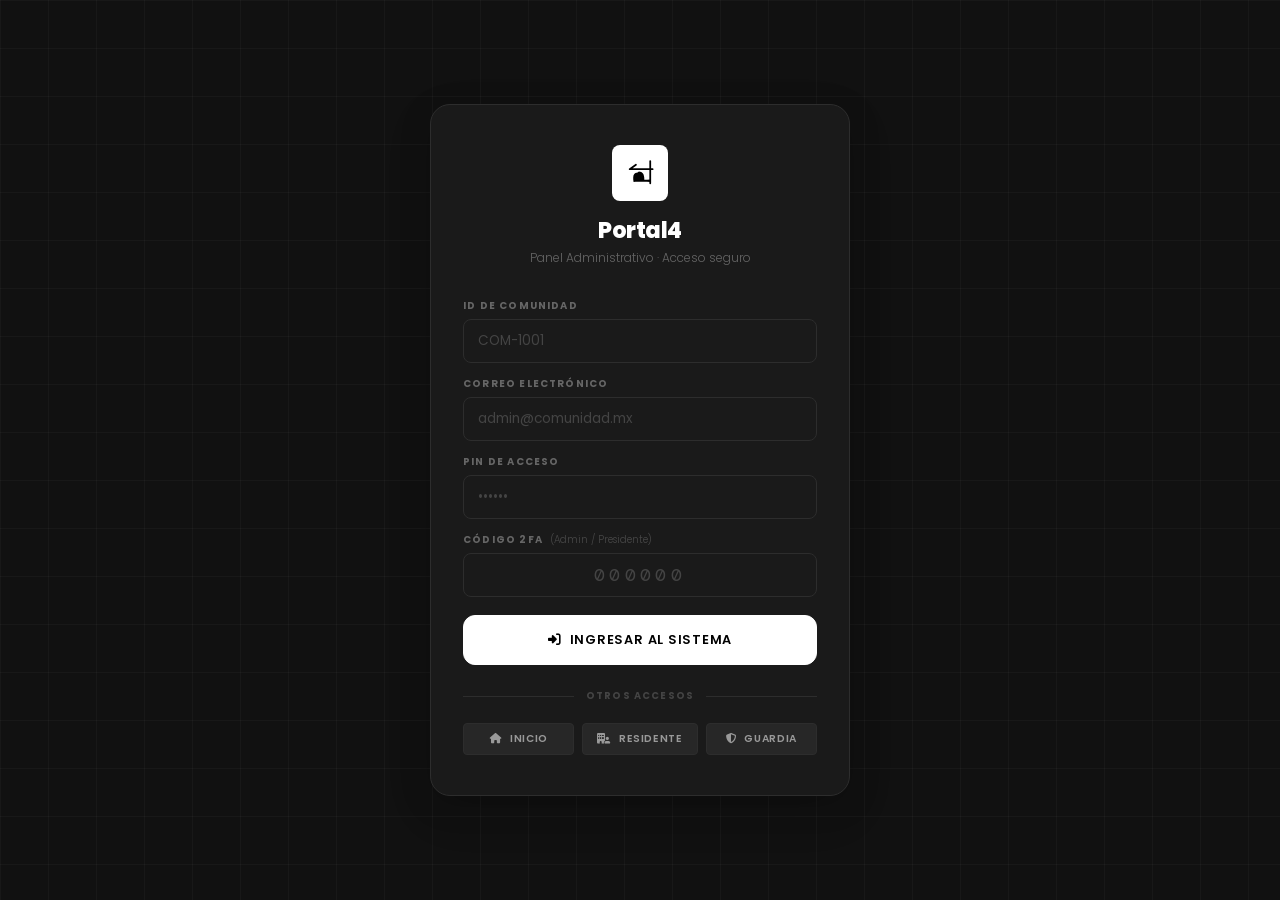
<file: admin.html>
<!DOCTYPE html>
<html lang="es">
<head>
<meta charset="UTF-8"><meta name="viewport" content="width=device-width,initial-scale=1.0">
<title>Portal4 — Panel Administrativo</title>
<link rel="stylesheet" href="https://cdnjs.cloudflare.com/ajax/libs/font-awesome/6.5.0/css/all.min.css">
<link rel="stylesheet" href="./assets/css/styles.css">
<style>
.stats-grid{display:grid;grid-template-columns:repeat(5,1fr);gap:14px}
@media(max-width:1200px){.stats-grid{grid-template-columns:repeat(3,1fr)}}
@media(max-width:700px){.stats-grid{grid-template-columns:repeat(2,1fr)}}
.main-grid{display:grid;grid-template-columns:1fr 360px;gap:20px;align-items:start}
@media(max-width:1100px){.main-grid{grid-template-columns:1fr}}
.cards-grid{display:grid;grid-template-columns:repeat(auto-fill,minmax(300px,1fr));gap:14px}
.bar-row{display:flex;align-items:center;gap:10px;margin-bottom:10px}
.bar-track{flex:1;background:var(--g700);border-radius:99px;height:8px;overflow:hidden}
.bar-fill{height:100%;border-radius:99px;transition:width .5s ease}
.bar-fill.income{background:var(--success)}.bar-fill.expense{background:var(--danger)}
.bar-val{font-size:.7rem;font-weight:700;color:var(--white);width:90px;flex-shrink:0}
.unit-grid{display:grid;grid-template-columns:repeat(auto-fill,minmax(56px,1fr));gap:6px}
.unit-cell{aspect-ratio:1;border-radius:var(--r-sm);display:flex;flex-direction:column;align-items:center;justify-content:center;font-size:.62rem;font-weight:700;cursor:pointer;transition:var(--transition);border:1px solid var(--g700);gap:2px}
.unit-cell.ok{background:rgba(63,185,80,.1);color:var(--success);border-color:rgba(63,185,80,.3)}
.unit-cell.moroso{background:rgba(248,81,73,.1);color:var(--danger);border-color:rgba(248,81,73,.3)}
.unit-cell.pend{background:rgba(210,153,34,.08);color:var(--warning);border-color:rgba(210,153,34,.25)}
.unit-cell:hover{transform:scale(1.07);box-shadow:var(--shadow-sm)}
.activity-item{display:flex;gap:12px;padding:12px 0;border-bottom:1px solid var(--g700)}
.activity-item:last-child{border-bottom:none}
.activity-icon{width:34px;height:34px;border-radius:var(--r-sm);flex-shrink:0;display:flex;align-items:center;justify-content:center;font-size:.8rem}
/* row actions spacing in tables */
.p4-table td .action-group{justify-content:flex-end}
</style>
</head>
<body>

<!-- ══ LOGIN ══ -->
<div id="loginScreen" class="login-screen">
  <div class="login-card">
    <div class="login-logo">
      <div class="login-mark">
        <svg width="32" height="32" viewBox="0 0 210 210" fill="none"><g transform="matrix(1.0548463,0,0,1.0548463,-1.8946013,-10.673863)"><path d="M76.084295,57.884862 37.206138,86.010677 H179.75259" stroke="#000" stroke-width="11" stroke-linecap="round" stroke-linejoin="round" fill="none"/><path d="M165.00665,35.552725 V174.12824" stroke="#000" stroke-width="11" stroke-linecap="round" fill="none"/><path d="m83.342184,107.44075c-7.568518,0-13.490671,2.801-17.766413,8.40367-4.324865,5.55353-6.487177,13.0485-6.487177,22.48455 0,3.73513 0.07354,8.28115 0.221383,13.6381l2.150408,12.91861c13.466079-.73718 38.046375-.99259 54.952745-.99259 19.65846,0 36.46653.3685 50.42409,1.1057v-14.15399c-15.18623.7863-28.13651,1.17923-38.85035,1.17923 0.0982-1.32698 0.14746-2.89931 0.14746-4.71772 0-14.35071-2.77667-25.77738-8.33015-34.27967-5.55352-8.50234-13.933401-12.75338-25.138725-12.75338z" fill="#000" stroke="none"/></g></svg>
      </div>
      <h2>Portal4</h2>
      <p>Panel Administrativo · Acceso seguro</p>
    </div>
    <div style="display:flex;flex-direction:column;gap:14px">
      <div><label class="field-label">ID de Comunidad</label><input type="text" id="loginCom" class="input-field" placeholder="COM-1001" autocomplete="off" onkeydown="if(event.key==='Enter')login()"></div>
      <div><label class="field-label">Correo electrónico</label><input type="email" id="loginUsr" class="input-field" placeholder="admin@comunidad.mx" autocomplete="username" onkeydown="if(event.key==='Enter')login()"></div>
      <div><label class="field-label">PIN de acceso</label><input type="password" id="loginPin" class="input-field" placeholder="••••••" maxlength="6" autocomplete="current-password" onkeydown="if(event.key==='Enter')login()"></div>
      <div><label class="field-label">Código 2FA <span style="font-weight:300;text-transform:none;letter-spacing:0;margin-left:4px;font-size:.62rem;opacity:.6">(Admin / Presidente)</span></label>
        <input type="text" id="loginOtp" class="input-field" placeholder="000000" style="font-family:'DM Mono',monospace;letter-spacing:.25em;font-size:1.1rem;text-align:center" maxlength="6" inputmode="numeric" onkeydown="if(event.key==='Enter')login()"></div>
      <div id="loginError" style="display:none;background:rgba(248,81,73,.08);border:1px solid rgba(248,81,73,.3);border-radius:var(--r-md);padding:10px 14px;font-size:.8rem;color:var(--danger);line-height:1.5"></div>
      <button id="loginBtn" onclick="login()" class="btn btn-primary btn-lg" style="width:100%;margin-top:4px"><i class="fas fa-right-to-bracket"></i> Ingresar al sistema</button>
    </div>
    <div class="login-divider" style="margin-top:1.5rem">Otros accesos</div>
    <div style="display:flex;gap:8px">
      <a href="./index.html" class="btn btn-ghost btn-sm" style="flex:1;text-decoration:none"><i class="fas fa-home"></i> Inicio</a>
      <a href="./residentes.html" class="btn btn-ghost btn-sm" style="flex:1;text-decoration:none"><i class="fas fa-building-user"></i> Residente</a>
      <a href="./guardia.html" class="btn btn-ghost btn-sm" style="flex:1;text-decoration:none"><i class="fas fa-shield-halved"></i> Guardia</a>
    </div>
  </div>
</div>

<!-- ══ APP ══ -->
<div id="appShell" style="display:none">
  <nav class="navbar">
    <div style="display:flex;align-items:center;gap:16px">
      <a href="./index.html" class="navbar-brand" title="Ir al inicio">
        <div class="navbar-logo">
          <svg width="20" height="20" viewBox="0 0 210 210" fill="none"><g transform="matrix(1.0548463,0,0,1.0548463,-1.8946013,-10.673863)"><path d="M76.084295,57.884862 37.206138,86.010677 H179.75259" stroke="#000" stroke-width="11" stroke-linecap="round" stroke-linejoin="round" fill="none"/><path d="M165.00665,35.552725 V174.12824" stroke="#000" stroke-width="11" stroke-linecap="round" fill="none"/><path d="m83.342184,107.44075c-7.568518,0-13.490671,2.801-17.766413,8.40367-4.324865,5.55353-6.487177,13.0485-6.487177,22.48455 0,3.73513 0.07354,8.28115 0.221383,13.6381l2.150408,12.91861c13.466079-.73718 38.046375-.99259 54.952745-.99259 19.65846,0 36.46653.3685 50.42409,1.1057v-14.15399c-15.18623.7863-28.13651,1.17923-38.85035,1.17923 0.0982-1.32698 0.14746-2.89931 0.14746-4.71772 0-14.35071-2.77667-25.77738-8.33015-34.27967-5.55352-8.50234-13.933401-12.75338-25.138725-12.75338z" fill="#000" stroke="none"/></g></svg>
        </div>
        <div><div class="navbar-brand-name">Portal4</div><div class="navbar-brand-sub" id="navComId">—</div></div>
      </a>
      <span class="navbar-tagline" id="navTagline">Panel administrativo</span>
    </div>
    <div class="navbar-nav" id="mainNav">
      <a href="#" class="nav-link active" onclick="ir('dashboard',this)"><i class="fas fa-gauge-high"></i> <span>Dashboard</span></a>
      <a href="#" class="nav-link" onclick="ir('residentes',this)"><i class="fas fa-users"></i> <span>Residentes</span></a>
      <a href="#" class="nav-link" onclick="ir('finanzas',this)"><i class="fas fa-coins"></i> <span>Finanzas</span></a>
      <a href="#" class="nav-link" onclick="ir('amenidades',this)"><i class="fas fa-dumbbell"></i> <span>Amenidades</span></a>
      <a href="#" class="nav-link" onclick="ir('visitantes',this)"><i class="fas fa-qrcode"></i> <span>Visitantes</span></a>
      <a href="#" class="nav-link" onclick="ir('incidencias',this)"><i class="fas fa-triangle-exclamation"></i> <span>Incidencias</span></a>
    </div>
    <div style="display:flex;align-items:center;gap:10px">
      <button class="share-btn" onclick="shareSnapshot('dashboard',document.getElementById('appShell'))"><i class="fas fa-share-nodes"></i> Compartir</button>
      <div class="nav-user"><div class="nav-avatar" id="navAvatar">?</div><div><div class="nav-user-name" id="navNombre">—</div><div class="nav-user-role" id="navRole">—</div></div></div>
      <button class="btn-logout" title="Cerrar sesión" onclick="logout()"><i class="fas fa-arrow-right-from-bracket"></i></button>
      <button class="hamburger" id="hbBtn" onclick="toggleMobNav()"><span></span><span></span><span></span></button>
    </div>
  </nav>

  <div class="mobile-nav" id="mobNav">
    <a href="./index.html" class="nav-link"><i class="fas fa-home"></i> Inicio (landing)</a>
    <a href="#" class="nav-link" onclick="ir('dashboard',this);closeMobNav()"><i class="fas fa-gauge-high"></i> Dashboard</a>
    <a href="#" class="nav-link" onclick="ir('residentes',this);closeMobNav()"><i class="fas fa-users"></i> Residentes</a>
    <a href="#" class="nav-link" onclick="ir('finanzas',this);closeMobNav()"><i class="fas fa-coins"></i> Finanzas</a>
    <a href="#" class="nav-link" onclick="ir('amenidades',this);closeMobNav()"><i class="fas fa-dumbbell"></i> Amenidades</a>
    <a href="#" class="nav-link" onclick="ir('visitantes',this);closeMobNav()"><i class="fas fa-qrcode"></i> Visitantes</a>
    <a href="#" class="nav-link" onclick="ir('incidencias',this);closeMobNav()"><i class="fas fa-triangle-exclamation"></i> Incidencias</a>
    <div class="divider"></div>
    <button class="btn btn-danger-ghost btn-sm" onclick="logout()" style="width:100%"><i class="fas fa-arrow-right-from-bracket"></i> Cerrar sesión</button>
  </div>

  <main style="padding:20px 24px;position:relative;z-index:1">

    <!-- DASHBOARD -->
    <section id="sec-dashboard" class="page-enter">
      <div style="display:flex;align-items:flex-start;justify-content:space-between;gap:16px;margin-bottom:24px;flex-wrap:wrap">
        <div><div class="section-eyebrow">Bienvenido</div><h1 class="section-title" id="dashTitle">Panel Principal</h1></div>
        <div style="display:flex;gap:10px;flex-wrap:wrap">
          <button class="share-btn" onclick="shareSnapshot('overview',document.getElementById('sec-dashboard'))"><i class="fas fa-share-nodes"></i> Compartir vista</button>
          <button class="btn btn-outline btn-sm" onclick="cargarDashboard()"><i class="fas fa-rotate-right"></i> Actualizar</button>
          <button class="btn btn-primary btn-sm" onclick="abrirModal('modalPago')"><i class="fas fa-plus"></i> Registrar pago</button>
        </div>
      </div>
      <div class="stats-grid" style="margin-bottom:20px">
        <div class="stat-card s-gold"><div class="stat-icon" style="background:rgba(255,255,255,.06);color:var(--g300)"><i class="fas fa-building"></i></div><div><div class="stat-value" id="stTotal">—</div><div class="stat-label">Total unidades</div></div></div>
        <div class="stat-card s-green"><div class="stat-icon" style="background:rgba(63,185,80,.1);color:var(--success)"><i class="fas fa-check-circle"></i></div><div><div class="stat-value" id="stAlDia">—</div><div class="stat-label">Al corriente</div></div></div>
        <div class="stat-card s-red"><div class="stat-icon" style="background:rgba(248,81,73,.08);color:var(--danger)"><i class="fas fa-exclamation-circle"></i></div><div><div class="stat-value" id="stMorosos">—</div><div class="stat-label">Morosos</div></div></div>
        <div class="stat-card s-copper"><div class="stat-icon" style="background:rgba(255,255,255,.06);color:var(--g300)"><i class="fas fa-coins"></i></div><div><div class="stat-value" id="stIngresos">—</div><div class="stat-label">Ingresos mes</div></div></div>
        <div class="stat-card s-blue"><div class="stat-icon" style="background:rgba(88,166,255,.08);color:var(--info)"><i class="fas fa-ticket"></i></div><div><div class="stat-value" id="stInc">—</div><div class="stat-label">Incidencias abiertas</div></div></div>
      </div>
      <div class="main-grid">
        <div style="display:flex;flex-direction:column;gap:20px">
          <div class="card" style="padding:1.5rem">
            <div style="display:flex;align-items:center;justify-content:space-between;margin-bottom:16px;flex-wrap:wrap;gap:10px">
              <div><div class="section-eyebrow">Vista rápida</div><h3 class="section-title" style="font-size:1.05rem">Mapa de Unidades</h3></div>
              <div style="display:flex;gap:12px;font-size:.66rem;align-items:center">
                <span style="color:var(--success)">● Al corriente</span><span style="color:var(--danger)">● Moroso</span><span style="color:var(--warning)">● Pendiente</span>
              </div>
            </div>
            <div class="unit-grid" id="unitGrid"></div>
          </div>
          <div class="card" style="padding:1.5rem">
            <div style="display:flex;align-items:center;justify-content:space-between;margin-bottom:16px;flex-wrap:wrap;gap:10px">
              <div><div class="section-eyebrow">Cobranza</div><h3 class="section-title" style="font-size:1.05rem">Unidades Morosas</h3></div>
              <div style="display:flex;gap:8px">
                <button class="share-btn" onclick="shareSnapshot('morosos',document.getElementById('morososBody'))"><i class="fas fa-share-nodes"></i></button>
                <button class="btn btn-danger-ghost btn-sm" onclick="enviarAvisosMasivos()"><i class="fas fa-envelope"></i> Avisos masivos</button>
              </div>
            </div>
            <div class="p4-table-wrap"><table class="p4-table"><thead><tr><th>Unidad</th><th>Propietario</th><th>Acciones</th></tr></thead><tbody id="morososBody"></tbody></table></div>
          </div>
        </div>
        <div style="display:flex;flex-direction:column;gap:20px">
          <div class="chart-wrap">
            <div class="section-eyebrow" style="margin-bottom:4px">Resumen financiero</div>
            <div style="display:flex;align-items:center;justify-content:space-between">
              <h3 class="section-title" style="font-size:1rem;margin-bottom:16px">Ingresos vs Egresos</h3>
              <button class="share-btn" onclick="shareSnapshot('finanzas',document.querySelector('.chart-wrap'))"><i class="fas fa-share-nodes"></i></button>
            </div>
            <div id="finChart"><div class="skeleton" style="height:130px"></div></div>
            <div style="display:flex;justify-content:space-between;margin-top:16px;padding-top:14px;border-top:1px solid var(--g700)">
              <div><div style="font-size:.62rem;color:var(--g500);text-transform:uppercase;letter-spacing:.08em">Balance neto</div><div style="font-family:'DM Mono',monospace;font-size:1rem;font-weight:700;margin-top:2px" id="balVal">—</div></div>
              <button class="btn btn-ghost btn-sm" onclick="ir('finanzas')">Ver detalles <i class="fas fa-arrow-right"></i></button>
            </div>
          </div>
          <div class="card" style="padding:1.5rem">
            <div style="display:flex;align-items:center;justify-content:space-between;margin-bottom:16px">
              <div><div class="section-eyebrow">Sistema</div><h3 class="section-title" style="font-size:1rem">Actividad Reciente</h3></div>
              <button class="share-btn" onclick="shareSnapshot('actividad',document.getElementById('actFeed'))"><i class="fas fa-share-nodes"></i></button>
            </div>
            <div id="actFeed"><div class="skeleton" style="height:50px;margin-bottom:8px"></div><div class="skeleton" style="height:50px;margin-bottom:8px"></div><div class="skeleton" style="height:50px"></div></div>
          </div>
        </div>
      </div>
    </section>

    <!-- RESIDENTES -->
    <section id="sec-residentes" style="display:none">
      <div style="display:flex;align-items:flex-start;justify-content:space-between;gap:16px;margin-bottom:24px;flex-wrap:wrap">
        <div><div class="section-eyebrow">Administración</div><h1 class="section-title">Residentes y Propiedades</h1></div>
        <div style="display:flex;gap:10px;flex-wrap:wrap">
          <button class="share-btn" onclick="shareSnapshot('residentes',document.getElementById('sec-residentes'))"><i class="fas fa-share-nodes"></i> Compartir</button>
          <button class="btn btn-primary btn-sm" onclick="abrirModal('modalUsuario')"><i class="fas fa-user-plus"></i> Nuevo residente</button>
          <button class="btn btn-outline btn-sm" onclick="abrirModal('modalPropiedad')"><i class="fas fa-building-plus"></i> Nueva unidad</button>
        </div>
      </div>
      <div class="tab-bar">
        <button class="tab-btn active" onclick="swTab('usuarios',this)"><i class="fas fa-users"></i> Usuarios <span class="tab-badge" id="badgeU">0</span></button>
        <button class="tab-btn" onclick="swTab('propiedades',this)"><i class="fas fa-building"></i> Propiedades <span class="tab-badge" id="badgeP">0</span></button>
      </div>
      <div id="tabUsuarios">
        <div class="search-bar" style="max-width:360px;margin-bottom:16px"><i class="fas fa-search search-icon"></i><input class="input-field" id="buscarU" placeholder="Nombre, email o unidad…" style="padding-left:44px" oninput="filtrarU(this.value)"></div>
        <div class="p4-table-wrap"><table class="p4-table"><thead><tr><th>ID</th><th>Nombre</th><th>Email</th><th>Rol</th><th>Unidad</th><th>Estatus</th><th>Acciones</th></tr></thead><tbody id="tbUsuarios"></tbody></table></div>
      </div>
      <div id="tabPropiedades" style="display:none">
        <div class="p4-table-wrap"><table class="p4-table"><thead><tr><th>ID</th><th>Torre</th><th>Unidad</th><th>Propietario</th><th>M²</th><th>Estado cuenta</th><th>Acciones</th></tr></thead><tbody id="tbPropiedades"></tbody></table></div>
      </div>
    </section>

    <!-- FINANZAS -->
    <section id="sec-finanzas" style="display:none">
      <div style="display:flex;align-items:flex-start;justify-content:space-between;gap:16px;margin-bottom:24px;flex-wrap:wrap">
        <div><div class="section-eyebrow">Motor financiero</div><h1 class="section-title">Finanzas del Condominio</h1></div>
        <div style="display:flex;gap:10px;flex-wrap:wrap">
          <button class="share-btn" onclick="shareSnapshot('finanzas',document.getElementById('sec-finanzas'))"><i class="fas fa-share-nodes"></i> Compartir</button>
          <button class="btn btn-primary btn-sm" onclick="abrirModal('modalPago')"><i class="fas fa-plus"></i> Ingreso</button>
          <button class="btn btn-outline btn-sm" onclick="abrirModal('modalEgreso')"><i class="fas fa-minus"></i> Egreso</button>
        </div>
      </div>
      <div style="display:grid;grid-template-columns:repeat(auto-fit,minmax(200px,1fr));gap:14px;margin-bottom:24px">
        <div class="stat-card s-green"><div class="stat-icon" style="background:rgba(63,185,80,.1);color:var(--success)"><i class="fas fa-arrow-trend-up"></i></div><div><div class="stat-value" id="finTotIng">$0</div><div class="stat-label">Ingresos totales</div></div></div>
        <div class="stat-card s-red"><div class="stat-icon" style="background:rgba(248,81,73,.08);color:var(--danger)"><i class="fas fa-arrow-trend-down"></i></div><div><div class="stat-value" id="finTotEgr">$0</div><div class="stat-label">Egresos totales</div></div></div>
        <div class="stat-card s-copper"><div class="stat-icon" style="background:rgba(255,255,255,.06);color:var(--g300)"><i class="fas fa-scale-balanced"></i></div><div><div class="stat-value" id="finBal">$0</div><div class="stat-label">Balance neto</div></div></div>
      </div>
      <div class="tab-bar">
        <button class="tab-btn active" onclick="swFinTab('ing',this)"><i class="fas fa-arrow-down" style="color:var(--success)"></i> Ingresos</button>
        <button class="tab-btn" onclick="swFinTab('egr',this)"><i class="fas fa-arrow-up" style="color:var(--danger)"></i> Egresos</button>
      </div>
      <div id="tabIng"><div class="p4-table-wrap"><table class="p4-table"><thead><tr><th>ID</th><th>Unidad</th><th>Propietario</th><th>Concepto</th><th>Monto</th><th>Método</th><th>Período</th><th>Fecha</th><th>Estado</th><th>Acciones</th></tr></thead><tbody id="tbIng"></tbody></table></div></div>
      <div id="tabEgr" style="display:none"><div class="p4-table-wrap"><table class="p4-table"><thead><tr><th>ID</th><th>Concepto</th><th>Proveedor</th><th>Monto</th><th>Categoría</th><th>Fecha</th><th>Acciones</th></tr></thead><tbody id="tbEgr"></tbody></table></div></div>
    </section>

    <!-- AMENIDADES -->
    <section id="sec-amenidades" style="display:none">
      <div style="display:flex;align-items:flex-start;justify-content:space-between;gap:16px;margin-bottom:24px;flex-wrap:wrap">
        <div><div class="section-eyebrow">Reservaciones</div><h1 class="section-title">Amenidades</h1></div>
        <div style="display:flex;gap:10px;flex-wrap:wrap">
          <button class="share-btn" onclick="shareSnapshot('amenidades',document.getElementById('sec-amenidades'))"><i class="fas fa-share-nodes"></i></button>
          <button class="btn btn-primary btn-sm" onclick="abrirModal('modalNuevaAmen')"><i class="fas fa-plus"></i> Nueva amenidad</button>
          <button class="btn btn-ghost btn-sm" onclick="cargarAmenidades()"><i class="fas fa-rotate-right"></i> Actualizar</button>
        </div>
      </div>
      <div class="p4-table-wrap"><table class="p4-table"><thead><tr><th>ID</th><th>Unidad</th><th>Amenidad</th><th>Fecha</th><th>Hora</th><th>Duración</th><th>Residente</th><th>Estado</th><th>Acciones</th></tr></thead><tbody id="tbAmen"></tbody></table></div>
    </section>

    <!-- VISITANTES -->
    <section id="sec-visitantes" style="display:none">
      <div style="display:flex;align-items:flex-start;justify-content:space-between;gap:16px;margin-bottom:24px;flex-wrap:wrap">
        <div><div class="section-eyebrow">Control de acceso</div><h1 class="section-title">Registro de Visitantes</h1></div>
        <div style="display:flex;gap:10px;flex-wrap:wrap">
          <button class="share-btn" onclick="shareSnapshot('visitantes',document.getElementById('sec-visitantes'))"><i class="fas fa-share-nodes"></i></button>
          <button class="btn btn-primary btn-sm" onclick="abrirModal('modalNuevoVis')"><i class="fas fa-plus"></i> Nuevo pase</button>
          <button class="btn btn-outline btn-sm" onclick="abrirModal('modalQRVal')"><i class="fas fa-qrcode"></i> Validar QR</button>
        </div>
      </div>
      <div class="p4-table-wrap"><table class="p4-table"><thead><tr><th>ID</th><th>Código</th><th>Unidad</th><th>Residente</th><th>Visitante</th><th>Fecha visita</th><th>Placa</th><th>Estado</th><th>Acciones</th></tr></thead><tbody id="tbVis"></tbody></table></div>
    </section>

    <!-- INCIDENCIAS -->
    <section id="sec-incidencias" style="display:none">
      <div style="display:flex;align-items:flex-start;justify-content:space-between;gap:16px;margin-bottom:24px;flex-wrap:wrap">
        <div><div class="section-eyebrow">Soporte</div><h1 class="section-title">Incidencias y Tickets</h1></div>
        <div style="display:flex;gap:10px;flex-wrap:wrap">
          <button class="share-btn" onclick="shareSnapshot('incidencias',document.getElementById('sec-incidencias'))"><i class="fas fa-share-nodes"></i></button>
          <button class="btn btn-ghost btn-sm" onclick="cargarIncidencias()"><i class="fas fa-rotate-right"></i> Actualizar</button>
        </div>
      </div>
      <div class="cards-grid" id="gridInc"></div>
    </section>

  </main>
</div><!-- /appShell -->

<!-- ══ MODALS ══ -->
<div id="modalPago" class="modal-overlay hidden">
  <div class="modal-box">
    <div class="modal-header"><h3 class="modal-title">Registrar Ingreso / Pago</h3><button class="btn-logout" onclick="cerrarModal('modalPago')"><i class="fas fa-times"></i></button></div>
    <div class="modal-body" style="display:flex;flex-direction:column;gap:14px">
      <div style="display:grid;grid-template-columns:1fr 1fr;gap:12px">
        <div><label class="field-label">Unidad</label><input class="input-field" id="pagoUnidad" placeholder="A-101"></div>
        <div><label class="field-label">Propietario</label><input class="input-field" id="pagoNombre" placeholder="Nombre completo"></div>
      </div>
      <div style="display:grid;grid-template-columns:1fr 1fr;gap:12px">
        <div><label class="field-label">Concepto</label><select class="input-field" id="pagoConcepto"><option>Cuota de mantenimiento</option><option>Fondo de reserva</option><option>Cuota extraordinaria</option><option>Estacionamiento</option><option>Otro</option></select></div>
        <div><label class="field-label">Período</label><input class="input-field" id="pagoPeriodo" placeholder="Jun 2026"></div>
      </div>
      <div style="display:grid;grid-template-columns:1fr 1fr;gap:12px">
        <div><label class="field-label">Monto (MXN)</label><input class="input-field" id="pagoMonto" type="number" min="0" step="0.01" placeholder="2200.00"></div>
        <div><label class="field-label">Método de pago</label><select class="input-field" id="pagoMetodo"><option>Transferencia</option><option>SPEI</option><option>Efectivo</option><option>Tarjeta</option><option>Cheque</option></select></div>
      </div>
      <div><label class="field-label">Referencia (opcional)</label><input class="input-field" id="pagoRef" placeholder="Número de transacción"></div>
    </div>
    <div class="modal-footer"><button class="btn btn-outline btn-sm" onclick="cerrarModal('modalPago')">Cancelar</button><button class="btn btn-primary btn-sm" onclick="guardarPago()"><i class="fas fa-check"></i> Confirmar pago</button></div>
  </div>
</div>

<div id="modalEgreso" class="modal-overlay hidden">
  <div class="modal-box">
    <div class="modal-header"><h3 class="modal-title">Registrar Egreso</h3><button class="btn-logout" onclick="cerrarModal('modalEgreso')"><i class="fas fa-times"></i></button></div>
    <div class="modal-body" style="display:flex;flex-direction:column;gap:14px">
      <div><label class="field-label">Concepto</label><input class="input-field" id="egrConcepto" placeholder="Descripción del gasto"></div>
      <div style="display:grid;grid-template-columns:1fr 1fr;gap:12px">
        <div><label class="field-label">Proveedor</label><input class="input-field" id="egrProveedor" placeholder="Nombre del proveedor"></div>
        <div><label class="field-label">Categoría</label><select class="input-field" id="egrCategoria"><option>Mantenimiento</option><option>Seguridad</option><option>Limpieza</option><option>Servicios</option><option>Reparaciones</option><option>Administrativo</option><option>Otro</option></select></div>
      </div>
      <div style="display:grid;grid-template-columns:1fr 1fr;gap:12px">
        <div><label class="field-label">Monto (MXN)</label><input class="input-field" id="egrMonto" type="number" min="0" step="0.01" placeholder="0.00"></div>
        <div><label class="field-label">Método</label><select class="input-field" id="egrMetodo"><option>Efectivo</option><option>Transferencia</option><option>Cheque</option><option>Tarjeta</option></select></div>
      </div>
      <div><label class="field-label">Notas</label><textarea class="input-field" id="egrNotas" rows="2" placeholder="Observaciones…"></textarea></div>
    </div>
    <div class="modal-footer"><button class="btn btn-outline btn-sm" onclick="cerrarModal('modalEgreso')">Cancelar</button><button class="btn btn-danger-ghost btn-sm" onclick="guardarEgreso()"><i class="fas fa-check"></i> Registrar egreso</button></div>
  </div>
</div>

<div id="modalUsuario" class="modal-overlay hidden">
  <div class="modal-box" style="max-width:580px">
    <div class="modal-header"><h3 class="modal-title" id="modalUsuarioTitle">Registrar Residente</h3><button class="btn-logout" onclick="cerrarModal('modalUsuario')"><i class="fas fa-times"></i></button></div>
    <div class="modal-body" style="display:flex;flex-direction:column;gap:14px">
      <input type="hidden" id="uEditId">
      <div style="display:grid;grid-template-columns:1fr 1fr;gap:12px">
        <div><label class="field-label">Nombre completo</label><input class="input-field" id="uNombre" placeholder="Nombre completo"></div>
        <div><label class="field-label">Correo electrónico</label><input class="input-field" id="uEmail" type="email" placeholder="correo@ejemplo.com"></div>
      </div>
      <div style="display:grid;grid-template-columns:1fr 1fr 1fr;gap:12px">
        <div><label class="field-label">Rol</label><select class="input-field" id="uRol" onchange="toggleInqOpt(this.value)"><option value="propietario">Propietario</option><option value="inquilino">Inquilino</option><option value="presidente">Presidente</option><option value="admin">Administrador</option><option value="guardia">Guardia</option></select></div>
        <div><label class="field-label">Unidad</label><input class="input-field" id="uUnidad" placeholder="A-101"></div>
        <div><label class="field-label">Teléfono</label><input class="input-field" id="uTelefono" placeholder="55 xxxx xxxx"></div>
      </div>
      <div id="inqOpt" style="display:none"><label class="field-label">Acceso al portal</label><select class="input-field" id="uInqActivo"><option value="Sí">Activo — puede ingresar</option><option value="No">Bloqueado</option></select></div>
    </div>
    <div class="modal-footer"><button class="btn btn-outline btn-sm" onclick="cerrarModal('modalUsuario')">Cancelar</button><button class="btn btn-primary btn-sm" onclick="guardarUsuario()"><i class="fas fa-user-plus"></i> <span id="btnUsuarioLabel">Crear residente</span></button></div>
  </div>
</div>

<div id="modalPropiedad" class="modal-overlay hidden">
  <div class="modal-box">
    <div class="modal-header"><h3 class="modal-title">Registrar Unidad</h3><button class="btn-logout" onclick="cerrarModal('modalPropiedad')"><i class="fas fa-times"></i></button></div>
    <div class="modal-body" style="display:flex;flex-direction:column;gap:14px">
      <div style="display:grid;grid-template-columns:1fr 1fr;gap:12px">
        <div><label class="field-label">Torre / Edificio</label><input class="input-field" id="pTorre" placeholder="Torre A"></div>
        <div><label class="field-label">Número de unidad</label><input class="input-field" id="pUnidad" placeholder="A-101"></div>
      </div>
      <div style="display:grid;grid-template-columns:1fr 1fr;gap:12px">
        <div><label class="field-label">Nombre del propietario</label><input class="input-field" id="pNombre" placeholder="Nombre completo"></div>
        <div><label class="field-label">ID de usuario (USR-XXXX)</label><input class="input-field" id="pUsrId" placeholder="USR-1001"></div>
      </div>
      <div style="display:grid;grid-template-columns:1fr 1fr 1fr;gap:12px">
        <div><label class="field-label">Superficie m²</label><input class="input-field" id="pM2" type="number" placeholder="80"></div>
        <div><label class="field-label">Estacionamiento</label><input class="input-field" id="pEst" placeholder="E-05"></div>
        <div><label class="field-label">Bodega</label><input class="input-field" id="pBod" placeholder="B-12"></div>
      </div>
    </div>
    <div class="modal-footer"><button class="btn btn-outline btn-sm" onclick="cerrarModal('modalPropiedad')">Cancelar</button><button class="btn btn-primary btn-sm" onclick="guardarPropiedad()"><i class="fas fa-building-plus"></i> Registrar unidad</button></div>
  </div>
</div>

<div id="modalNuevoVis" class="modal-overlay hidden">
  <div class="modal-box">
    <div class="modal-header"><h3 class="modal-title">Generar Pase de Visitante</h3><button class="btn-logout" onclick="cerrarModal('modalNuevoVis')"><i class="fas fa-times"></i></button></div>
    <div class="modal-body" style="display:flex;flex-direction:column;gap:14px">
      <div><label class="field-label">Unidad anfitrión</label><input class="input-field" id="visUnidad" placeholder="A-101"></div>
      <div><label class="field-label">Nombre del visitante</label><input class="input-field" id="visNombre" placeholder="Nombre completo"></div>
      <div style="display:grid;grid-template-columns:1fr 1fr;gap:12px">
        <div><label class="field-label">Fecha de visita</label><input class="input-field" id="visFecha" type="date"></div>
        <div><label class="field-label">Hora aproximada</label><input class="input-field" id="visHora" type="time"></div>
      </div>
      <div><label class="field-label">Placa (opcional)</label><input class="input-field" id="visPlaca" placeholder="ABC-1234"></div>
    </div>
    <div class="modal-footer"><button class="btn btn-outline btn-sm" onclick="cerrarModal('modalNuevoVis')">Cancelar</button><button class="btn btn-primary btn-sm" onclick="guardarNuevoVis()"><i class="fas fa-qrcode"></i> Generar pase</button></div>
  </div>
</div>

<div id="modalNuevaAmen" class="modal-overlay hidden">
  <div class="modal-box">
    <div class="modal-header"><h3 class="modal-title">Nueva Reserva de Amenidad</h3><button class="btn-logout" onclick="cerrarModal('modalNuevaAmen')"><i class="fas fa-times"></i></button></div>
    <div class="modal-body" style="display:flex;flex-direction:column;gap:14px">
      <div><label class="field-label">Amenidad</label><select class="input-field" id="amenTipo"><option>Salón de eventos</option><option>Rooftop</option><option>Gimnasio</option><option>Alberca</option><option>BBQ</option><option>Sala de juntas</option></select></div>
      <div><label class="field-label">Unidad reservante</label><input class="input-field" id="amenUnidad" placeholder="A-101"></div>
      <div style="display:grid;grid-template-columns:1fr 1fr;gap:12px">
        <div><label class="field-label">Fecha</label><input class="input-field" id="amenFecha" type="date"></div>
        <div><label class="field-label">Hora</label><select class="input-field" id="amenHora"><option>08:00</option><option>09:00</option><option>10:00</option><option>11:00</option><option>12:00</option><option>14:00</option><option>15:00</option><option>16:00</option><option>17:00</option><option>18:00</option><option>19:00</option><option>20:00</option></select></div>
      </div>
      <div><label class="field-label">Duración</label><select class="input-field" id="amenDur"><option value="1hr">1 hora</option><option value="2hr">2 horas</option><option value="3hr">3 horas</option><option value="Todo el día">Todo el día</option></select></div>
    </div>
    <div class="modal-footer"><button class="btn btn-outline btn-sm" onclick="cerrarModal('modalNuevaAmen')">Cancelar</button><button class="btn btn-primary btn-sm" onclick="guardarAmenidad()"><i class="fas fa-calendar-check"></i> Confirmar reserva</button></div>
  </div>
</div>

<div id="modalIncidencia" class="modal-overlay hidden">
  <div class="modal-box">
    <div class="modal-header"><h3 class="modal-title">Responder Incidencia</h3><button class="btn-logout" onclick="cerrarModal('modalIncidencia')"><i class="fas fa-times"></i></button></div>
    <div class="modal-body" style="display:flex;flex-direction:column;gap:14px">
      <div id="incDetailView" style="background:var(--g700);border-radius:var(--r-md);padding:12px;font-size:.82rem;color:var(--g400)"></div>
      <div><label class="field-label">Tu respuesta</label><textarea class="input-field" id="incRespuesta" rows="4" placeholder="Escribe tu respuesta…"></textarea></div>
      <div><label class="field-label">Cambiar estado</label><select class="input-field" id="incEstado"><option>En revisión</option><option>En proceso</option><option>Resuelto</option><option>Cerrado</option></select></div>
      <input type="hidden" id="incSelectedId">
    </div>
    <div class="modal-footer"><button class="btn btn-outline btn-sm" onclick="cerrarModal('modalIncidencia')">Cancelar</button><button class="btn btn-primary btn-sm" onclick="enviarRespuesta()"><i class="fas fa-paper-plane"></i> Enviar respuesta</button></div>
  </div>
</div>

<div id="modalQRVal" class="modal-overlay hidden">
  <div class="modal-box">
    <div class="modal-header"><h3 class="modal-title">Validar Pase de Visitante</h3><button class="btn-logout" onclick="cerrarModal('modalQRVal')"><i class="fas fa-times"></i></button></div>
    <div class="modal-body" style="display:flex;flex-direction:column;gap:14px">
      <div><label class="field-label">Código del pase</label><input class="input-field" id="qrCodigo" placeholder="XXXXXXXX" style="font-family:'DM Mono',monospace;letter-spacing:.1em;text-align:center;text-transform:uppercase" oninput="this.value=this.value.toUpperCase()"></div>
      <div id="qrResult" style="display:none"></div>
    </div>
    <div class="modal-footer"><button class="btn btn-outline btn-sm" onclick="cerrarModal('modalQRVal')">Cerrar</button><button class="btn btn-primary btn-sm" onclick="validarQR()"><i class="fas fa-shield-check"></i> Validar</button></div>
  </div>
</div>

<div id="modalEdit" class="modal-overlay hidden">
  <div class="modal-box">
    <div class="modal-header"><h3 class="modal-title" id="modalEditTitle">Editar registro</h3><button class="btn-logout" onclick="cerrarModal('modalEdit')"><i class="fas fa-times"></i></button></div>
    <div class="modal-body"><div id="modalEditBody" style="display:flex;flex-direction:column;gap:14px"></div></div>
    <div class="modal-footer"><button class="btn btn-outline btn-sm" onclick="cerrarModal('modalEdit')">Cancelar</button><button class="btn btn-primary btn-sm" onclick="confirmarEdit()"><i class="fas fa-check"></i> Guardar cambios</button></div>
  </div>
</div>

<script src="./assets/js/api.js"></script>
<script>
var comunidadId='';var _allU=[];var _editCtx={};

window.addEventListener('DOMContentLoaded',function(){
  document.querySelectorAll('.modal-overlay').forEach(function(m){m.addEventListener('click',function(e){if(e.target===m)m.classList.add('hidden');});});
  var s=Session.get();
  if(s&&['admin','superadmin','presidente'].indexOf(s.role)!==-1){comunidadId=s.comunidadId||'';mostrarApp(s);}
  document.getElementById('visFecha').value=new Date().toISOString().slice(0,10);
  document.getElementById('amenFecha').value=new Date().toISOString().slice(0,10);
});

function login(){
  var btn=document.getElementById('loginBtn');var errEl=document.getElementById('loginError');
  var comId=document.getElementById('loginCom').value.trim();var usr=document.getElementById('loginUsr').value.trim();
  var pin=document.getElementById('loginPin').value.trim();var otp=document.getElementById('loginOtp').value.replace(/\s/g,'').trim();
  errEl.style.display='none';
  if(!comId||!usr||!pin){errEl.textContent='Completa el ID de Comunidad, correo y PIN.';errEl.style.display='block';return;}
  btn.disabled=true;btn.innerHTML='<i class="fas fa-spinner fa-spin"></i> Verificando…';
  apiPost('LOGIN',{comunidadId:comId},{usuario:usr,pin:pin,otpCode:otp,comunidadId:comId})
    .then(function(res){
      if(['admin','superadmin','presidente'].indexOf(res.role)===-1){errEl.textContent='Este panel es solo para administradores.';errEl.style.display='block';return;}
      Session.set({usuario:usr,token:res.token,role:res.role,nombre:res.nombre,comunidadId:comId,unidad:res.unidad||''});
      comunidadId=comId;mostrarApp(res);
    })
    .catch(function(err){errEl.textContent=err.message;errEl.style.display='block';})
    .finally(function(){btn.disabled=false;btn.innerHTML='<i class="fas fa-right-to-bracket"></i> Ingresar al sistema';});
}

function mostrarApp(s){
  document.getElementById('loginScreen').style.display='none';document.getElementById('appShell').style.display='block';
  var n=s.nombre||s.usuario||'—';
  document.getElementById('navNombre').textContent=n;document.getElementById('navRole').textContent=(s.role||'').toUpperCase();
  document.getElementById('navAvatar').textContent=n.charAt(0).toUpperCase();document.getElementById('navComId').textContent=comunidadId;
  document.getElementById('dashTitle').textContent='Panel — '+comunidadId;cargarDashboard();
}
function logout(){Session.clear();location.reload();}

function ir(id,el){
  document.querySelectorAll('main > section').forEach(function(s){s.style.display='none';});
  var sec=document.getElementById('sec-'+id);if(sec){sec.style.display='block';sec.classList.remove('page-enter');void sec.offsetWidth;sec.classList.add('page-enter');}
  document.querySelectorAll('.nav-link').forEach(function(l){l.classList.remove('active');});if(el)el.classList.add('active');
  if(id==='residentes')cargarResidentes();if(id==='finanzas')cargarFinanzas();if(id==='amenidades')cargarAmenidades();
  if(id==='visitantes')cargarVisitantes();if(id==='incidencias')cargarIncidencias();
}
function toggleMobNav(){document.getElementById('mobNav').classList.toggle('open');document.getElementById('hbBtn').classList.toggle('open');}
function closeMobNav(){document.getElementById('mobNav').classList.remove('open');document.getElementById('hbBtn').classList.remove('open');}
function abrirModal(id){document.getElementById(id).classList.remove('hidden');}
function cerrarModal(id){document.getElementById(id).classList.add('hidden');}

// ── DASHBOARD ──
function cargarDashboard(){
  Promise.allSettled([apiPost('LEER_FINANZAS',{comunidadId:comunidadId}),apiPost('LEER_INCIDENCIAS',{comunidadId:comunidadId}),apiPost('LEER_PROPIEDADES',{comunidadId:comunidadId}),apiPost('LEER_LOGS',{comunidadId:comunidadId})])
  .then(function(R){
    var props=(R[2].status==='fulfilled'&&Array.isArray(R[2].value))?R[2].value.slice(1):[];
    var incs=(R[1].status==='fulfilled'&&Array.isArray(R[1].value))?R[1].value.slice(1):[];
    var logs=(R[3].status==='fulfilled'&&Array.isArray(R[3].value))?R[3].value.slice(1):[];
    var morosos=props.filter(function(r){return r[8]==='Moroso';});
    document.getElementById('stTotal').textContent=props.length;
    document.getElementById('stAlDia').textContent=props.filter(function(r){return r[8]==='Al corriente';}).length;
    document.getElementById('stMorosos').textContent=morosos.length;
    document.getElementById('stInc').textContent=incs.filter(function(r){return r[7]==='Abierto';}).length;
    document.getElementById('unitGrid').innerHTML=props.length?props.map(function(p){
      var cls=p[8]==='Al corriente'?'ok':p[8]==='Moroso'?'moroso':'pend';
      return '<div class="unit-cell '+cls+'" title="'+esc(p[2])+': '+esc(p[8])+'" onclick="showToast(\''+esc(p[2])+': '+esc(p[8])+'\',\'info\')"><span>'+(cls==='ok'?'✓':cls==='moroso'?'!':'~')+'</span><span>'+esc(p[2])+'</span></div>';
    }).join(''):'<p style="color:var(--g500);font-size:.8rem">Sin propiedades.</p>';
    document.getElementById('morososBody').innerHTML=morosos.length?morosos.map(function(p){return '<tr><td><span class="mono" style="color:var(--danger)">'+esc(p[2])+'</span></td><td style="font-weight:600">'+esc(p[4])+'</td><td><div style="display:flex;gap:6px;flex-wrap:wrap"><button class="btn btn-xs btn-danger-ghost" onclick="showToast(\'Aviso enviado\',\'info\')"><i class="fas fa-envelope"></i></button><button class="btn btn-xs btn-primary" onclick="pagoRapido(\''+esc(p[2])+'\',\''+esc(p[4])+'\')"><i class="fas fa-coins"></i> Pago</button></div></td></tr>';}).join(''):'<tr><td colspan="3" style="text-align:center;padding:20px;color:var(--success)">✓ Sin morosos</td></tr>';
    if(R[0].status==='fulfilled'){var ing=(R[0].value.ingresos||[]).slice(1);var egr=(R[0].value.egresos||[]).slice(1);var sI=ing.reduce(function(a,r){return a+(parseFloat(r[4])||0);},0);var sE=egr.reduce(function(a,r){return a+(parseFloat(r[3])||0);},0);document.getElementById('stIngresos').textContent=fmtMXN(sI);var b=document.getElementById('balVal');b.textContent=fmtMXN(sI-sE);b.style.color=sI>=sE?'var(--success)':'var(--danger)';renderFinChart(ing,egr);}
    var AICO={REGISTRAR_PAGO:'fa-coins',CREAR_INCIDENCIA:'fa-triangle-exclamation',VALIDAR_PASE:'fa-shield-check',MARCAR_MOROSO:'fa-circle-exclamation',RESERVAR_AMENIDAD:'fa-calendar-check'};
    document.getElementById('actFeed').innerHTML=logs.length?logs.slice(-6).reverse().map(function(r){return '<div class="activity-item"><div class="activity-icon" style="background:rgba(255,255,255,.04);color:var(--g400)"><i class="fas '+(AICO[r[2]]||'fa-circle-dot')+'"></i></div><div><div style="font-size:.8rem;font-weight:600;color:var(--white)">'+esc(r[2])+'</div><div style="font-size:.72rem;color:var(--g500)">'+esc(r[1])+' · '+esc(r[3])+'</div><div style="font-size:.64rem;color:var(--g600);margin-top:2px">'+fmtDate(r[0])+'</div></div></div>';}).join(''):'<p style="color:var(--g500);font-size:.8rem;font-style:italic">Sin actividad reciente.</p>';
  });
}

function renderFinChart(ing,egr){
  var periods=[];ing.forEach(function(r){var p=r[7]||'';if(p&&periods.indexOf(p)===-1)periods.push(p);});periods=periods.slice(-4);
  if(!periods.length){document.getElementById('finChart').innerHTML='<p style="color:var(--g500);font-size:.8rem">Sin períodos.</p>';return;}
  var mx=1;periods.forEach(function(m){var si=ing.filter(function(r){return(r[7]||'')===m;}).reduce(function(a,r){return a+(parseFloat(r[4])||0);},0);var se=egr.filter(function(r){return(r[7]||r[7]||'').slice(0,7)===m.slice(0,7);}).reduce(function(a,r){return a+(parseFloat(r[3])||0);},0);if(si>mx)mx=si;if(se>mx)mx=se;});
  document.getElementById('finChart').innerHTML=periods.map(function(m){var si=ing.filter(function(r){return(r[7]||'')===m;}).reduce(function(a,r){return a+(parseFloat(r[4])||0);},0);var se=egr.filter(function(r){return(r[7]||'').slice(0,7)===m.slice(0,7);}).reduce(function(a,r){return a+(parseFloat(r[3])||0);},0);return '<div style="margin-bottom:12px"><div style="font-size:.62rem;color:var(--g500);margin-bottom:5px;text-transform:uppercase;letter-spacing:.06em">'+m+'</div><div class="bar-row"><div class="bar-track"><div class="bar-fill income" style="width:'+Math.round(si/mx*100)+'%"></div></div><div class="bar-val" style="color:var(--success)">'+fmtMXN(si)+'</div></div><div class="bar-row"><div class="bar-track"><div class="bar-fill expense" style="width:'+Math.round(se/mx*100)+'%"></div></div><div class="bar-val" style="color:var(--danger)">'+fmtMXN(se)+'</div></div></div>';}).join('');
}

// ── RESIDENTES ──
var ROL_BADGE={admin:'badge-admin',superadmin:'badge-admin',presidente:'badge-owner',propietario:'badge-owner',inquilino:'badge-tenant',guardia:'badge-guard'};
function cargarResidentes(){
  Promise.allSettled([apiPost('LEER_USUARIOS',{comunidadId:comunidadId}),apiPost('LEER_PROPIEDADES',{comunidadId:comunidadId})])
  .then(function(R){
    if(R[0].status==='fulfilled'&&Array.isArray(R[0].value)){_allU=R[0].value.slice(1);document.getElementById('badgeU').textContent=_allU.length;renderUsuarios(_allU);}
    if(R[1].status==='fulfilled'&&Array.isArray(R[1].value)){var props=R[1].value.slice(1);document.getElementById('badgeP').textContent=props.length;renderPropiedades(props);}
  });
}
function renderUsuarios(rows){
  document.getElementById('tbUsuarios').innerHTML=rows.length?rows.map(function(r){return '<tr><td class="mono" style="font-size:.68rem">'+esc(r[0])+'</td><td style="font-weight:600">'+esc(r[1])+'</td><td style="color:var(--g500);font-size:.78rem">'+esc(r[2])+'</td><td><span class="badge '+(ROL_BADGE[r[4]]||'badge-guard')+'">'+esc(r[4])+'</span></td><td><span class="mono">'+esc(r[5]||'—')+'</span></td><td><span class="badge badge-'+(r[9]==='Activo'?'active':'moroso')+'">'+esc(r[9])+'</span></td><td><div class="action-group"><button class="btn-icon-sm edit" title="Editar" onclick="editarUsuario('+JSON.stringify(r)+')"><i class="fas fa-pen"></i></button><button class="btn-icon-sm hide" title="Cambiar estado" onclick="toggleEstatus(\''+esc(r[0])+'\',\''+esc(r[9])+'\')"><i class="fas fa-eye-slash"></i></button><button class="btn-icon-sm" title="Compartir" onclick="copyToClipboard(\''+esc(r[0])+' '+esc(r[2])+'\\nUnidad: '+esc(r[5]||'N/A')+'\',this)"><i class="fas fa-share-nodes"></i></button><button class="btn-icon-sm del" title="Eliminar" onclick="eliminarUsuario(\''+esc(r[0])+'\',\''+esc(r[1])+'\')"><i class="fas fa-trash"></i></button></div></td></tr>';}).join(''):'<tr><td colspan="7" style="text-align:center;padding:24px;color:var(--g500)">Sin residentes.</td></tr>';
}
function renderPropiedades(rows){
  document.getElementById('tbPropiedades').innerHTML=rows.length?rows.map(function(r){return '<tr><td class="mono" style="font-size:.68rem">'+esc(r[0])+'</td><td>'+esc(r[1]||'—')+'</td><td style="font-weight:700"><span class="mono">'+esc(r[2])+'</span></td><td>'+esc(r[4])+'</td><td>'+esc(r[5]||'—')+' m²</td><td><span class="badge badge-'+(r[8]==='Moroso'?'moroso':r[8]==='Al corriente'?'active':'pending')+'">'+esc(r[8])+'</span></td><td><div class="action-group"><button class="btn-icon-sm hide" title="Marcar/quitar moroso" onclick="marcarMoroso(\''+esc(r[2])+'\',\''+esc(r[8])+'\')"><i class="fas fa-'+(r[8]==='Moroso'?'circle-check':'circle-exclamation')+'"></i></button><button class="btn-icon-sm" title="Compartir estado" onclick="shareEstado(\''+esc(r[2])+'\',\''+esc(r[4])+'\',\''+esc(r[8])+'\')"><i class="fas fa-share-nodes"></i></button><button class="btn-icon-sm edit" title="Registrar pago" onclick="pagoRapido(\''+esc(r[2])+'\',\''+esc(r[4])+'\')"><i class="fas fa-coins"></i></button></div></td></tr>';}).join(''):'<tr><td colspan="7" style="text-align:center;padding:24px;color:var(--g500)">Sin propiedades.</td></tr>';
}
function filtrarU(q){var ql=q.toLowerCase();renderUsuarios(_allU.filter(function(r){return(r[1]||'').toLowerCase().indexOf(ql)!==-1||(r[2]||'').toLowerCase().indexOf(ql)!==-1||(r[5]||'').toLowerCase().indexOf(ql)!==-1;}));}
function swTab(tab,btn){document.getElementById('tabUsuarios').style.display=tab==='usuarios'?'block':'none';document.getElementById('tabPropiedades').style.display=tab==='propiedades'?'block':'none';document.querySelectorAll('#sec-residentes .tab-btn').forEach(function(b){b.classList.remove('active');});btn.classList.add('active');}

// ── FINANZAS ──
function cargarFinanzas(){
  apiPost('LEER_FINANZAS',{comunidadId:comunidadId}).then(function(res){
    var ing=(res.ingresos||[]).slice(1);var egr=(res.egresos||[]).slice(1);
    var sI=ing.reduce(function(a,r){return a+(parseFloat(r[4])||0);},0);var sE=egr.reduce(function(a,r){return a+(parseFloat(r[3])||0);},0);
    document.getElementById('finTotIng').textContent=fmtMXN(sI);document.getElementById('finTotEgr').textContent=fmtMXN(sE);
    var b=document.getElementById('finBal');b.textContent=fmtMXN(sI-sE);b.style.color=sI>=sE?'var(--success)':'var(--danger)';
    document.getElementById('tbIng').innerHTML=ing.length?ing.map(function(r){return '<tr><td class="mono">'+esc(r[0])+'</td><td class="mono">'+esc(r[1])+'</td><td>'+esc(r[2])+'</td><td>'+esc(r[3])+'</td><td style="color:var(--success);font-weight:700">'+fmtMXN(r[4])+'</td><td>'+esc(r[5])+'</td><td style="color:var(--g500)">'+esc(r[7])+'</td><td style="color:var(--g600)">'+fmtDate(r[8])+'</td><td><span class="badge badge-active">'+esc(r[10])+'</span></td><td><div class="action-group"><button class="btn-icon-sm" title="Compartir" onclick="copyToClipboard(\'Pago '+esc(r[0])+': '+fmtMXN(r[4])+' - '+esc(r[2])+'\',this)"><i class="fas fa-share-nodes"></i></button><button class="btn-icon-sm del" title="Eliminar" onclick="showToast(\'Eliminación de pagos requiere contactar al administrador del sistema\',\'warning\',5000)"><i class="fas fa-trash"></i></button></div></td></tr>';}).join(''):'<tr><td colspan="10" style="text-align:center;padding:20px;color:var(--g500)">Sin ingresos.</td></tr>';
    document.getElementById('tbEgr').innerHTML=egr.length?egr.map(function(r){return '<tr><td class="mono">'+esc(r[0])+'</td><td style="font-weight:600">'+esc(r[1])+'</td><td style="color:var(--g500)">'+esc(r[2])+'</td><td style="color:var(--danger);font-weight:700">'+fmtMXN(r[3])+'</td><td>'+esc(r[4])+'</td><td style="color:var(--g600)">'+fmtDate(r[7])+'</td><td><div class="action-group"><button class="btn-icon-sm" title="Compartir" onclick="copyToClipboard(\'Egreso '+esc(r[0])+': '+fmtMXN(r[3])+' - '+esc(r[1])+'\',this)"><i class="fas fa-share-nodes"></i></button><button class="btn-icon-sm del" title="Nota: los egresos son permanentes" onclick="showToast(\'Los egresos son registros contables permanentes\',\'warning\',4000)"><i class="fas fa-trash"></i></button></div></td></tr>';}).join(''):'<tr><td colspan="7" style="text-align:center;padding:20px;color:var(--g500)">Sin egresos.</td></tr>';
  }).catch(function(err){showToast('Error finanzas: '+err.message,'error');});
}
function swFinTab(tab,btn){document.getElementById('tabIng').style.display=tab==='ing'?'block':'none';document.getElementById('tabEgr').style.display=tab==='egr'?'block':'none';document.querySelectorAll('#sec-finanzas .tab-btn').forEach(function(b){b.classList.remove('active');});btn.classList.add('active');}

// ── AMENIDADES ──
function cargarAmenidades(){
  apiPost('LEER_AMENIDADES',{comunidadId:comunidadId}).then(function(res){
    var rows=Array.isArray(res)?res.slice(1):[];
    document.getElementById('tbAmen').innerHTML=rows.length?rows.map(function(r){return '<tr><td class="mono">'+esc(r[0])+'</td><td class="mono">'+esc(r[1])+'</td><td>'+esc(r[2])+'</td><td>'+esc(r[3])+'</td><td>'+esc(r[4])+'</td><td>'+esc(r[5])+'</td><td>'+esc(r[6])+'</td><td><span class="badge badge-'+(r[8]==='Cancelado'?'moroso':'active')+'">'+esc(r[8])+'</span></td><td><div class="action-group"><button class="btn-icon-sm" title="Compartir" onclick="showToast(\'Reserva '+esc(r[0])+': '+esc(r[2])+' - '+esc(r[3])+'  copiada\',\'info\')"><i class="fas fa-share-nodes"></i></button>'+(r[8]!=='Cancelado'?'<button class="btn-icon-sm del" title="Cancelar reserva" onclick="cancelarReserva(\''+esc(r[0])+'\')"><i class="fas fa-ban"></i></button>':'')+'</div></td></tr>';}).join(''):'<tr><td colspan="9" style="text-align:center;padding:24px;color:var(--g500)">Sin reservaciones.</td></tr>';
  }).catch(function(err){showToast('Error: '+err.message,'error');});
}

// ── VISITANTES ──
function cargarVisitantes(){
  apiPost('LEER_VISITANTES',{comunidadId:comunidadId}).then(function(res){
    var rows=Array.isArray(res)?res.slice(1):[];
    document.getElementById('tbVis').innerHTML=rows.length?rows.map(function(r){return '<tr><td class="mono">'+esc(r[0])+'</td><td><code style="font-family:\'DM Mono\',monospace;font-size:.72rem;background:var(--g700);padding:2px 8px;border-radius:4px">'+esc(r[1])+'</code></td><td class="mono">'+esc(r[2])+'</td><td>'+esc(r[3])+'</td><td style="font-weight:600">'+esc(r[4])+'</td><td>'+esc(r[5])+'</td><td>'+esc(r[7]||'—')+'</td><td><span class="badge badge-'+(r[9]==='Vigente'?'active':r[9]==='Usado'?'guard':'moroso')+'">'+esc(r[9])+'</span></td><td><div class="action-group"><button class="btn-icon-sm" title="Compartir código" onclick="copyToClipboard(\''+esc(r[1])+'\',this)"><i class="fas fa-share-nodes"></i></button></div></td></tr>';}).join(''):'<tr><td colspan="9" style="text-align:center;padding:24px;color:var(--g500)">Sin visitantes.</td></tr>';
  }).catch(function(err){showToast('Error: '+err.message,'error');});
}

// ── INCIDENCIAS ──
function cargarIncidencias(){
  apiPost('LEER_INCIDENCIAS',{comunidadId:comunidadId}).then(function(res){
    var rows=Array.isArray(res)?res.slice(1):[];
    var CAT={Seguridad:'fa-shield',Mantenimiento:'fa-wrench',Ruido:'fa-volume-high',Limpieza:'fa-broom',General:'fa-circle-dot'};
    document.getElementById('gridInc').innerHTML=rows.length?rows.map(function(r){return '<div class="card card-hover" style="padding:1.25rem"><div style="display:flex;justify-content:space-between;align-items:flex-start;margin-bottom:10px;gap:8px"><span class="mono" style="color:var(--g500);font-size:.68rem">'+esc(r[0])+'</span><div style="display:flex;align-items:center;gap:6px"><span class="badge badge-'+(r[7]==='Abierto'?'moroso':r[7]==='Resuelto'||r[7]==='Cerrado'?'active':'pending')+'">'+esc(r[7])+'</span><div class="action-group"><button class="btn-icon-sm" title="Compartir" onclick="copyToClipboard(\'INC '+esc(r[0])+': '+esc(r[4])+'\',this)"><i class="fas fa-share-nodes"></i></button><button class="btn-icon-sm hide" title="Cerrar incidencia" onclick="cerrarInc(\''+esc(r[0])+'\')"><i class="fas fa-xmark"></i></button></div></div></div><div style="display:flex;align-items:center;gap:8px;margin-bottom:8px"><i class="fas '+(CAT[r[3]]||'fa-tag')+'" style="color:var(--g400);font-size:.85rem"></i><strong style="font-size:.85rem">'+esc(r[4])+'</strong></div><p style="font-size:.75rem;color:var(--g500);line-height:1.55;margin-bottom:10px">'+esc(r[5])+'</p><div style="font-size:.66rem;color:var(--g600);margin-bottom:12px"><i class="fas fa-user"></i> '+esc(r[2])+' · Unidad '+esc(r[1])+' · '+fmtDate(r[6])+'</div>'+(r[8]?'<div style="background:var(--g700);border-left:2px solid var(--g500);padding:10px;border-radius:0 var(--r-sm) var(--r-sm) 0;font-size:.73rem;color:var(--white);margin-bottom:10px"><div style="font-size:.6rem;color:var(--g500);margin-bottom:4px">RESPUESTA</div>'+esc(r[8])+'</div>':'')+'<button class="btn btn-ghost btn-sm" style="width:100%" onclick="abrirRespInc(\''+esc(r[0])+'\',\''+esc(r[4])+'\',\''+esc(r[5])+'\')"><i class="fas fa-reply"></i> Responder</button></div>';}).join(''):'<p style="color:var(--g500);grid-column:1/-1;text-align:center;padding:32px">Sin incidencias.</p>';
  }).catch(function(err){showToast('Error: '+err.message,'error');});
}

// ── CRUD ──
function guardarPago(){var u=document.getElementById('pagoUnidad').value.trim(),m=document.getElementById('pagoMonto').value;if(!u||!m){showToast('Unidad y monto obligatorios','warning');return;}apiPost('REGISTRAR_PAGO',{comunidadId:comunidadId,unidad:u,propietarioNombre:document.getElementById('pagoNombre').value.trim(),concepto:document.getElementById('pagoConcepto').value,periodo:document.getElementById('pagoPeriodo').value.trim(),monto:m,metodoPago:document.getElementById('pagoMetodo').value,referencia:document.getElementById('pagoRef').value.trim()}).then(function(){cerrarModal('modalPago');showToast('Pago registrado ✓','success');cargarDashboard();}).catch(function(e){showToast('Error: '+e.message,'error');});}
function guardarEgreso(){var c=document.getElementById('egrConcepto').value.trim(),m=document.getElementById('egrMonto').value;if(!c||!m){showToast('Concepto y monto obligatorios','warning');return;}apiPost('REGISTRAR_EGRESO',{comunidadId:comunidadId,concepto:c,proveedor:document.getElementById('egrProveedor').value.trim(),monto:m,categoria:document.getElementById('egrCategoria').value,metodoPago:document.getElementById('egrMetodo').value,notas:document.getElementById('egrNotas').value.trim()}).then(function(){cerrarModal('modalEgreso');showToast('Egreso registrado','warning');cargarFinanzas();}).catch(function(e){showToast('Error: '+e.message,'error');});}
function guardarUsuario(){var n=document.getElementById('uNombre').value.trim(),e=document.getElementById('uEmail').value.trim();if(!n||!e){showToast('Nombre y email obligatorios','warning');return;}var editId=document.getElementById('uEditId').value;if(editId){apiPost('ACTUALIZAR_USUARIO',{comunidadId:comunidadId,id:editId,campos:{1:n,2:e,5:document.getElementById('uUnidad').value.trim(),10:document.getElementById('uTelefono').value.trim()}}).then(function(){cerrarModal('modalUsuario');showToast('Usuario actualizado ✓','success');cargarResidentes();}).catch(function(e){showToast('Error: '+e.message,'error');});}else{apiPost('REGISTRAR_USUARIO',{comunidadId:comunidadId,nombre:n,email:e,rol:document.getElementById('uRol').value,unidad:document.getElementById('uUnidad').value.trim(),telefono:document.getElementById('uTelefono').value.trim(),inquilinoActivo:(document.getElementById('uInqActivo')||{value:'No'}).value}).then(function(){cerrarModal('modalUsuario');showToast('Residente creado. Email enviado.','success');cargarResidentes();}).catch(function(e){showToast('Error: '+e.message,'error');});}}
function guardarPropiedad(){var u=document.getElementById('pUnidad').value.trim(),n=document.getElementById('pNombre').value.trim();if(!u||!n){showToast('Unidad y propietario obligatorios','warning');return;}apiPost('REGISTRAR_PROPIEDAD',{comunidadId:comunidadId,torre:document.getElementById('pTorre').value.trim(),unidad:u,propietarioNombre:n,propietarioId:document.getElementById('pUsrId').value.trim(),metrosCuadrados:document.getElementById('pM2').value,estacionamiento:document.getElementById('pEst').value.trim(),bodega:document.getElementById('pBod').value.trim()}).then(function(){cerrarModal('modalPropiedad');showToast('Unidad registrada ✓','success');cargarResidentes();}).catch(function(e){showToast('Error: '+e.message,'error');});}
function guardarAmenidad(){apiPost('RESERVAR_AMENIDAD',{comunidadId:comunidadId,amenidad:document.getElementById('amenTipo').value,fecha:document.getElementById('amenFecha').value,hora:document.getElementById('amenHora').value,duracion:document.getElementById('amenDur').value}).then(function(){cerrarModal('modalNuevaAmen');showToast('Reserva confirmada ✓','success');cargarAmenidades();}).catch(function(e){showToast('Error: '+e.message,'error');});}
function guardarNuevoVis(){var n=document.getElementById('visNombre').value.trim();if(!n){showToast('Nombre del visitante obligatorio','warning');return;}var s=Session.get();if(s){s.unidad=document.getElementById('visUnidad').value.trim()||s.unidad;}apiPost('GENERAR_PASE_VISITANTE',{comunidadId:comunidadId,nombreVisitante:n,fechaVisita:document.getElementById('visFecha').value,horaVisita:document.getElementById('visHora').value,placa:document.getElementById('visPlaca').value.trim()}).then(function(r){cerrarModal('modalNuevoVis');showToast('Pase generado: '+r.codigo,'success');cargarVisitantes();}).catch(function(e){showToast('Error: '+e.message,'error');});}
function marcarMoroso(u,est){if(!confirm((est==='Moroso'?'¿Marcar al corriente':'¿Marcar como morosa')+' la unidad '+u+'?'))return;var n=est==='Moroso'?'Al corriente':'Moroso';apiPost(est==='Moroso'?'REGISTRAR_PAGO':'MARCAR_MOROSO',est==='Moroso'?{comunidadId:comunidadId,unidad:u,monto:0,concepto:'Regularización',propietarioNombre:''}:{comunidadId:comunidadId,unidad:u}).then(function(){showToast('Unidad '+u+' actualizada','success');cargarResidentes();}).catch(function(e){showToast('Error: '+e.message,'error');});}
function cancelarReserva(id){if(!confirm('¿Cancelar esta reserva?'))return;apiPost('CANCELAR_RESERVA',{comunidadId:comunidadId,id:id}).then(function(){showToast('Reserva cancelada','warning');cargarAmenidades();}).catch(function(e){showToast('Error: '+e.message,'error');});}
function eliminarUsuario(id,n){if(!confirm('¿Eliminar a '+n+'?'))return;apiPost('ELIMINAR_USUARIO',{comunidadId:comunidadId,id:id}).then(function(){showToast('Usuario eliminado','warning');cargarResidentes();}).catch(function(e){showToast('Error: '+e.message,'error');});}
function toggleEstatus(id,est){var nEst=est==='Activo'?'Inactivo':'Activo';apiPost('ACTUALIZAR_USUARIO',{comunidadId:comunidadId,id:id,campos:{'9':nEst}}).then(function(){showToast('Estatus actualizado a '+nEst,'success');cargarResidentes();}).catch(function(e){showToast('Error: '+e.message,'error');});}
function cerrarInc(id){apiPost('RESPONDER_INCIDENCIA',{comunidadId:comunidadId,id:id,respuesta:'Cerrada por administración',nuevoEstado:'Cerrado'}).then(function(){showToast('Incidencia cerrada','success');cargarIncidencias();}).catch(function(e){showToast('Error: '+e.message,'error');});}
function enviarRespuesta(){var id=document.getElementById('incSelectedId').value,res=document.getElementById('incRespuesta').value.trim();if(!res){showToast('Escribe una respuesta','warning');return;}apiPost('RESPONDER_INCIDENCIA',{comunidadId:comunidadId,id:id,respuesta:res,nuevoEstado:document.getElementById('incEstado').value}).then(function(){cerrarModal('modalIncidencia');showToast('Respuesta enviada ✓','success');cargarIncidencias();}).catch(function(e){showToast('Error: '+e.message,'error');});}
function validarQR(){var c=document.getElementById('qrCodigo').value.trim().toUpperCase();if(!c){showToast('Ingresa un código','warning');return;}var res=document.getElementById('qrResult');apiPost('VALIDAR_PASE',{comunidadId:comunidadId,codigo:c}).then(function(r){var v=r.visita||[];res.style.display='block';res.innerHTML='<div style="background:rgba(63,185,80,.08);border:1px solid rgba(63,185,80,.3);border-radius:var(--r-md);padding:14px"><div style="color:var(--success);font-weight:700;margin-bottom:8px"><i class="fas fa-check-circle"></i> Acceso autorizado</div><div style="font-size:.8rem"><strong>Visitante:</strong> '+esc(v[4]||'—')+'<br><strong>Unidad:</strong> '+esc(v[2]||'—')+'</div></div>';showToast('Acceso autorizado','success');}).catch(function(e){res.style.display='block';res.innerHTML='<div style="background:rgba(248,81,73,.08);border:1px solid rgba(248,81,73,.3);border-radius:var(--r-md);padding:14px;color:var(--danger)"><i class="fas fa-times-circle"></i> '+esc(e.message)+'</div>';showToast('Pase inválido','error');});}
function editarUsuario(r){document.getElementById('uEditId').value=r[0];document.getElementById('uNombre').value=r[1]||'';document.getElementById('uEmail').value=r[2]||'';document.getElementById('uUnidad').value=r[5]||'';document.getElementById('uTelefono').value=r[10]||'';document.getElementById('modalUsuarioTitle').textContent='Editar Residente';document.getElementById('btnUsuarioLabel').textContent='Guardar cambios';abrirModal('modalUsuario');}
function confirmarEdit(){}
function pagoRapido(u,n){document.getElementById('pagoUnidad').value=u;document.getElementById('pagoNombre').value=n;abrirModal('modalPago');}
function toggleInqOpt(r){document.getElementById('inqOpt').style.display=r==='inquilino'?'block':'none';}
function enviarAvisosMasivos(){showToast('Enviando avisos…','info');setTimeout(function(){showToast('Avisos enviados ✓','success');},1800);}
function abrirRespInc(id,t,d){document.getElementById('incSelectedId').value=id;document.getElementById('incDetailView').innerHTML='<strong>'+t+'</strong><br><span style="color:var(--g500)">'+d+'</span>';abrirModal('modalIncidencia');}
function shareEstado(u,n,e){copyToClipboard('Unidad '+u+' ('+n+'): '+e,'');showToast('Estado copiado al portapapeles','info');}
</script>
</body>
</html>
</file>
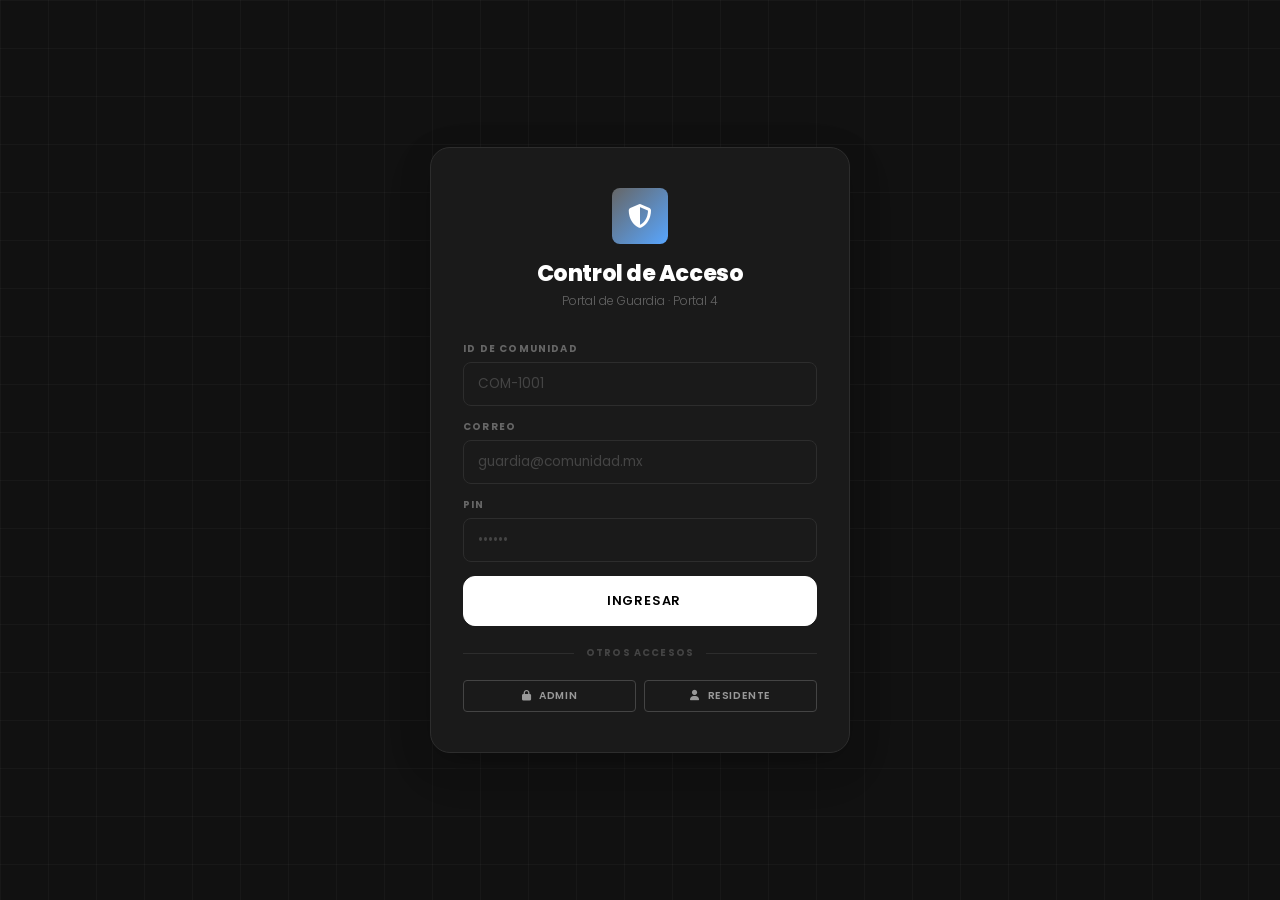
<file: guardia.html>
<!DOCTYPE html>
<html lang="es">
<head>
  <meta charset="UTF-8">
  <meta name="viewport" content="width=device-width, initial-scale=1.0">
  <title>Portal 4 — Control de Acceso</title>
  <link rel="stylesheet" href="https://cdnjs.cloudflare.com/ajax/libs/font-awesome/6.5.0/css/all.min.css">
  <link rel="stylesheet" href="./assets/css/styles.css">
  <style>
    .guard-hero { background:linear-gradient(135deg,var(--ink-card) 0%,rgba(201,120,58,.08) 100%); border:1px solid var(--ink-border); border-radius:var(--r-2xl); padding:2rem; text-align:center; margin-bottom:24px; }
    .scan-box   { width:100%; max-width:420px; margin:0 auto 24px; background:var(--ink-soft); border:2px solid var(--ink-border); border-radius:var(--r-xl); padding:2rem; }
    .scan-input { font-family:'DM Mono',monospace!important; font-size:1.6rem; font-weight:700; letter-spacing:.25em; text-align:center; text-transform:uppercase; }
    .result-ok  { background:rgba(63,185,80,.08);  border:2px solid rgba(63,185,80,.4);  border-radius:var(--r-xl); padding:1.5rem; margin-bottom:24px; }
    .result-fail{ background:rgba(248,81,73,.08);  border:2px solid rgba(248,81,73,.4);  border-radius:var(--r-xl); padding:1.5rem; margin-bottom:24px; }
    .log-row    { padding:12px; background:var(--ink-soft); border-radius:var(--r-md); border:1px solid var(--ink-border); margin-bottom:8px; display:flex; align-items:center; gap:12px; }
  </style>
</head>
<body>

<!-- ══ LOGIN ══ -->
<div id="loginScreen" class="login-screen">
  <div class="login-card">
    <div class="login-logo">
      <div class="login-mark" style="background:linear-gradient(135deg,var(--slate),var(--info))">
        <i class="fas fa-shield-halved" style="font-size:1.5rem"></i>
      </div>
      <h2>Control de Acceso</h2>
      <p>Portal de Guardia · Portal 4</p>
    </div>
    <div style="display:flex;flex-direction:column;gap:14px">
      <div><label class="field-label">ID de Comunidad</label><input type="text" id="gCom" class="input-field" placeholder="COM-1001" autocomplete="off" onkeydown="if(event.key==='Enter')loginGuard()"></div>
      <div><label class="field-label">Correo</label><input type="email" id="gUsr" class="input-field" placeholder="guardia@comunidad.mx" autocomplete="username" onkeydown="if(event.key==='Enter')loginGuard()"></div>
      <div><label class="field-label">PIN</label><input type="password" id="gPin" class="input-field" placeholder="••••••" maxlength="6" autocomplete="current-password" onkeydown="if(event.key==='Enter')loginGuard()"></div>
      <div id="gErr" style="display:none;background:rgba(248,81,73,.08);border:1px solid rgba(248,81,73,.3);border-radius:var(--r-md);padding:10px 14px;font-size:.8rem;color:var(--danger)"></div>
      <button id="gBtn" onclick="loginGuard()" class="btn btn-primary btn-lg" style="width:100%"><i class="fas fa-shield-check"></i> Ingresar</button>
    </div>
    <div class="login-divider" style="margin-top:1.25rem">Otros accesos</div>
    <div style="display:flex;gap:8px">
      <a href="./index.html"      class="btn btn-outline btn-sm" style="flex:1;text-decoration:none"><i class="fas fa-lock"></i> Admin</a>
      <a href="./residentes.html" class="btn btn-outline btn-sm" style="flex:1;text-decoration:none"><i class="fas fa-user"></i> Residente</a>
    </div>
  </div>
</div>

<!-- ══ APP SHELL ══ -->
<div id="appShell" style="display:none">
  <nav class="navbar">
    <a href="#" class="navbar-brand" onclick="return false">
      <div class="navbar-logo" style="background:linear-gradient(135deg,var(--slate),var(--info))">
        <i class="fas fa-shield-halved" style="font-size:.9rem"></i>
      </div>
      <div><div class="navbar-brand-name">Portal 4 · Guardia</div><div class="navbar-brand-sub" id="gNavCom">—</div></div>
    </a>
    <div class="nav-user">
      <div class="nav-avatar" style="background:linear-gradient(135deg,var(--slate),var(--info))" id="gNavAv">G</div>
      <div><div class="nav-user-name" id="gNavNom">—</div><div class="nav-user-role">GUARDIA</div></div>
    </div>
    <button class="btn-logout" onclick="logout()"><i class="fas fa-arrow-right-from-bracket"></i></button>
  </nav>

  <main style="padding:20px 24px;position:relative;z-index:1;max-width:700px;margin:0 auto">

    <div class="guard-hero">
      <div style="font-size:.7rem;font-weight:700;letter-spacing:.12em;text-transform:uppercase;color:var(--info);margin-bottom:6px">Bienvenido al turno</div>
      <h1 style="font-family:'Playfair Display',serif;font-size:1.6rem;margin-bottom:6px" id="guardName">Guardia</h1>
      <p style="font-size:.82rem;color:var(--slate)" id="guardTime"></p>
    </div>

    <!-- Scanner -->
    <div class="scan-box">
      <div style="font-size:.7rem;font-weight:700;letter-spacing:.12em;text-transform:uppercase;color:var(--info);text-align:center;margin-bottom:16px">
        <i class="fas fa-qrcode"></i>&nbsp; Validar Pase de Visitante
      </div>
      <input class="input-field scan-input" id="scanInput" placeholder="XXXXXXXX"
             maxlength="8" autofocus oninput="this.value=this.value.toUpperCase()"
             onkeydown="if(event.key==='Enter')validar()" style="margin-bottom:14px">
      <button class="btn btn-primary" style="width:100%" onclick="validar()">
        <i class="fas fa-shield-check"></i>&nbsp; Validar acceso
      </button>
    </div>

    <!-- Result -->
    <div id="resultBox" style="display:none"></div>

    <!-- Log del turno -->
    <div class="card" style="padding:1.5rem">
      <div style="display:flex;align-items:center;justify-content:space-between;margin-bottom:16px">
        <div><div class="section-eyebrow">Turno actual</div><h3 style="font-family:'Playfair Display',serif;font-size:1rem;color:var(--white)">Registro de Accesos</h3></div>
        <span class="badge badge-tenant" id="countBadge">0 validaciones</span>
      </div>
      <div id="checkLog">
        <p style="color:var(--slate);font-size:.82rem;font-style:italic">Sin accesos validados en este turno.</p>
      </div>
    </div>
  </main>
</div>

<script src="./assets/js/api.js"></script>
<script>
let comunidadId = '';
let checkInLog  = [];

window.addEventListener('DOMContentLoaded', () => {
  const s = Session.get();
  if (s && ['guardia','admin','superadmin'].includes(s.role)) {
    comunidadId = s.comunidadId || '';
    mostrarApp(s);
  }
  setInterval(updateTime, 1000);
  updateTime();
});

function updateTime() {
  const el = document.getElementById('guardTime');
  if (el) el.textContent = new Date().toLocaleString('es-MX', { weekday:'long', day:'2-digit', month:'long', hour:'2-digit', minute:'2-digit' });
}

async function loginGuard() {
  const btn   = document.getElementById('gBtn');
  const errEl = document.getElementById('gErr');
  const comId = document.getElementById('gCom').value.trim();
  const usr   = document.getElementById('gUsr').value.trim();
  const pin   = document.getElementById('gPin').value.trim();
  errEl.style.display='none';
  if (!comId||!usr||!pin) { errEl.textContent='Completa todos los campos.'; errEl.style.display='block'; return; }
  btn.disabled=true; btn.innerHTML='<i class="fas fa-spinner fa-spin"></i> Verificando…';
  try {
    const res = await apiPost('LOGIN', { comunidadId:comId }, { usuario:usr, pin, otpCode:'', comunidadId:comId });
    if (!['guardia','admin','superadmin'].includes(res.role)) {
      errEl.textContent='Acceso denegado: se requiere rol de guardia o admin.';
      errEl.style.display='block'; return;
    }
    Session.set({ usuario:usr, token:res.token, role:res.role, nombre:res.nombre, comunidadId:comId });
    comunidadId=comId;
    mostrarApp(res);
  } catch(err) { errEl.textContent=err.message; errEl.style.display='block'; }
  finally { btn.disabled=false; btn.innerHTML='<i class="fas fa-shield-check"></i> Ingresar'; }
}

function mostrarApp(s) {
  document.getElementById('loginScreen').style.display='none';
  document.getElementById('appShell').style.display='block';
  const n=s.nombre||'Guardia';
  document.getElementById('guardName').textContent=n;
  document.getElementById('gNavNom').textContent=n;
  document.getElementById('gNavAv').textContent=n.charAt(0).toUpperCase();
  document.getElementById('gNavCom').textContent=comunidadId;
  setTimeout(() => document.getElementById('scanInput')?.focus(), 200);
}

function logout() { Session.clear(); location.reload(); }

async function validar() {
  const codigo = document.getElementById('scanInput').value.trim().toUpperCase();
  if (codigo.length < 4) { showToast('Ingresa el código del pase','warning'); return; }
  const box = document.getElementById('resultBox');
  box.style.display='block'; box.className=''; box.innerHTML='';

  try {
    const res = await apiPost('VALIDAR_PASE', { comunidadId, codigo });
    const v   = res.visita || [];
    box.className='result-ok';
    box.innerHTML=`
      <div style="display:flex;align-items:center;gap:12px;margin-bottom:14px">
        <div style="width:52px;height:52px;background:rgba(63,185,80,.15);border-radius:50%;display:flex;align-items:center;justify-content:center;font-size:1.6rem;color:var(--success);flex-shrink:0"><i class="fas fa-check-circle"></i></div>
        <div><div style="color:var(--success);font-weight:700;font-size:1.15rem">ACCESO AUTORIZADO</div><div style="font-size:.75rem;color:var(--slate)">${new Date().toLocaleTimeString('es-MX')}</div></div>
      </div>
      <div style="display:grid;grid-template-columns:1fr 1fr;gap:10px;font-size:.82rem">
        <div><span style="color:var(--slate-light);font-size:.62rem;text-transform:uppercase;letter-spacing:.08em">Visitante</span><br><strong>${esc(v[4]||'—')}</strong></div>
        <div><span style="color:var(--slate-light);font-size:.62rem;text-transform:uppercase;letter-spacing:.08em">Unidad anfitrión</span><br><strong>${esc(v[2]||'—')}</strong></div>
        <div><span style="color:var(--slate-light);font-size:.62rem;text-transform:uppercase;letter-spacing:.08em">Residente</span><br><strong>${esc(v[3]||'—')}</strong></div>
        <div><span style="color:var(--slate-light);font-size:.62rem;text-transform:uppercase;letter-spacing:.08em">Placa</span><br><strong>${esc(v[7]||'N/A')}</strong></div>
      </div>`;
    showToast('Acceso autorizado: '+(v[4]||'visitante'),'success');
    checkInLog.unshift({ codigo, visitante:v[4]||'—', unidad:v[2]||'—', hora:new Date().toLocaleTimeString('es-MX'), ok:true });
  } catch(err) {
    box.className='result-fail';
    box.innerHTML=`
      <div style="display:flex;align-items:center;gap:12px">
        <div style="width:52px;height:52px;background:rgba(248,81,73,.12);border-radius:50%;display:flex;align-items:center;justify-content:center;font-size:1.6rem;color:var(--danger);flex-shrink:0"><i class="fas fa-times-circle"></i></div>
        <div><div style="color:var(--danger);font-weight:700;font-size:1.15rem">ACCESO DENEGADO</div><div style="font-size:.78rem;color:var(--slate);margin-top:2px">${esc(err.message)}</div></div>
      </div>`;
    showToast('Pase inválido o ya utilizado','error');
    checkInLog.unshift({ codigo, visitante:'—', unidad:'—', hora:new Date().toLocaleTimeString('es-MX'), ok:false });
  } finally {
    document.getElementById('scanInput').value='';
    document.getElementById('scanInput').focus();
    renderLog();
  }
}

function renderLog() {
  const badge = document.getElementById('countBadge');
  badge.textContent = checkInLog.length + ' validación' + (checkInLog.length!==1?'es':'');
  document.getElementById('checkLog').innerHTML = checkInLog.length
    ? checkInLog.map(e=>`<div class="log-row">
        <div style="width:32px;height:32px;border-radius:50%;display:flex;align-items:center;justify-content:center;flex-shrink:0;background:${e.ok?'rgba(63,185,80,.12)':'rgba(248,81,73,.12)'};color:${e.ok?'var(--success)':'var(--danger)'}">
          <i class="fas ${e.ok?'fa-check':'fa-times'}" style="font-size:.75rem"></i>
        </div>
        <div style="flex:1;min-width:0">
          <div style="font-size:.82rem;font-weight:600;color:var(--white);white-space:nowrap;overflow:hidden;text-overflow:ellipsis">
            ${esc(e.visitante)} <span style="color:var(--slate);font-weight:400">· Unidad ${esc(e.unidad)}</span>
          </div>
          <div style="font-size:.7rem;color:var(--slate);margin-top:1px">${esc(e.codigo)} · ${e.hora}</div>
        </div>
        <span class="badge ${e.ok?'badge-active':'badge-moroso'}" style="flex-shrink:0;font-size:.6rem">${e.ok?'OK':'FAIL'}</span>
      </div>`).join('')
    : '<p style="color:var(--slate);font-size:.82rem;font-style:italic">Sin accesos validados en este turno.</p>';
}

function esc(s){return String(s??'').replace(/&/g,'&amp;').replace(/</g,'&lt;').replace(/>/g,'&gt;').replace(/"/g,'&quot;').replace(/'/g,'&#39;');}
const TICONS={success:'fa-check-circle',error:'fa-times-circle',info:'fa-info-circle',warning:'fa-exclamation-triangle'};
function showToast(msg,type='info',dur=4000){let c=document.getElementById('toast-container');if(!c){c=document.createElement('div');c.id='toast-container';document.body.appendChild(c);}const t=document.createElement('div');t.className=`toast ${type}`;t.innerHTML=`<i class="toast-icon fas ${TICONS[type]}"></i><span>${msg}</span>`;c.appendChild(t);setTimeout(()=>{t.classList.add('hide');setTimeout(()=>t.remove(),350);},dur);}
</script>
</body>
</html>
</file>
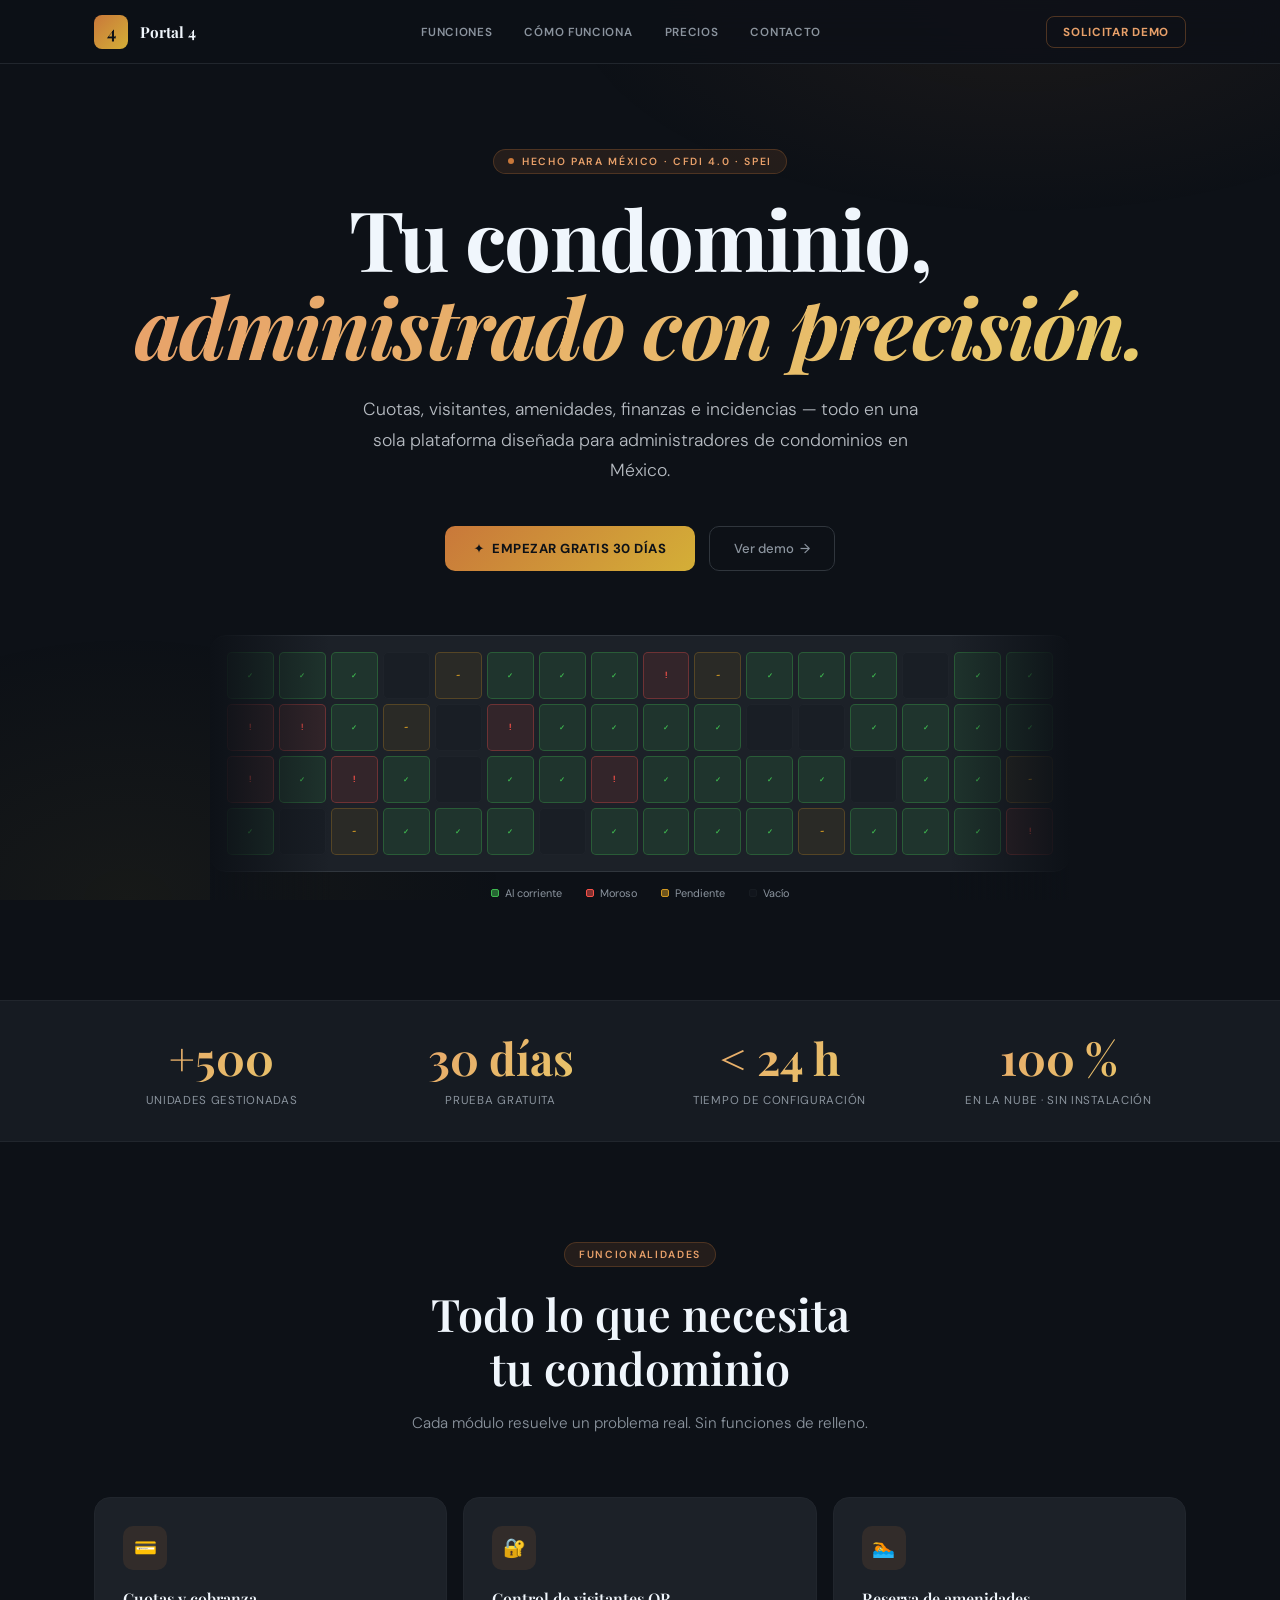
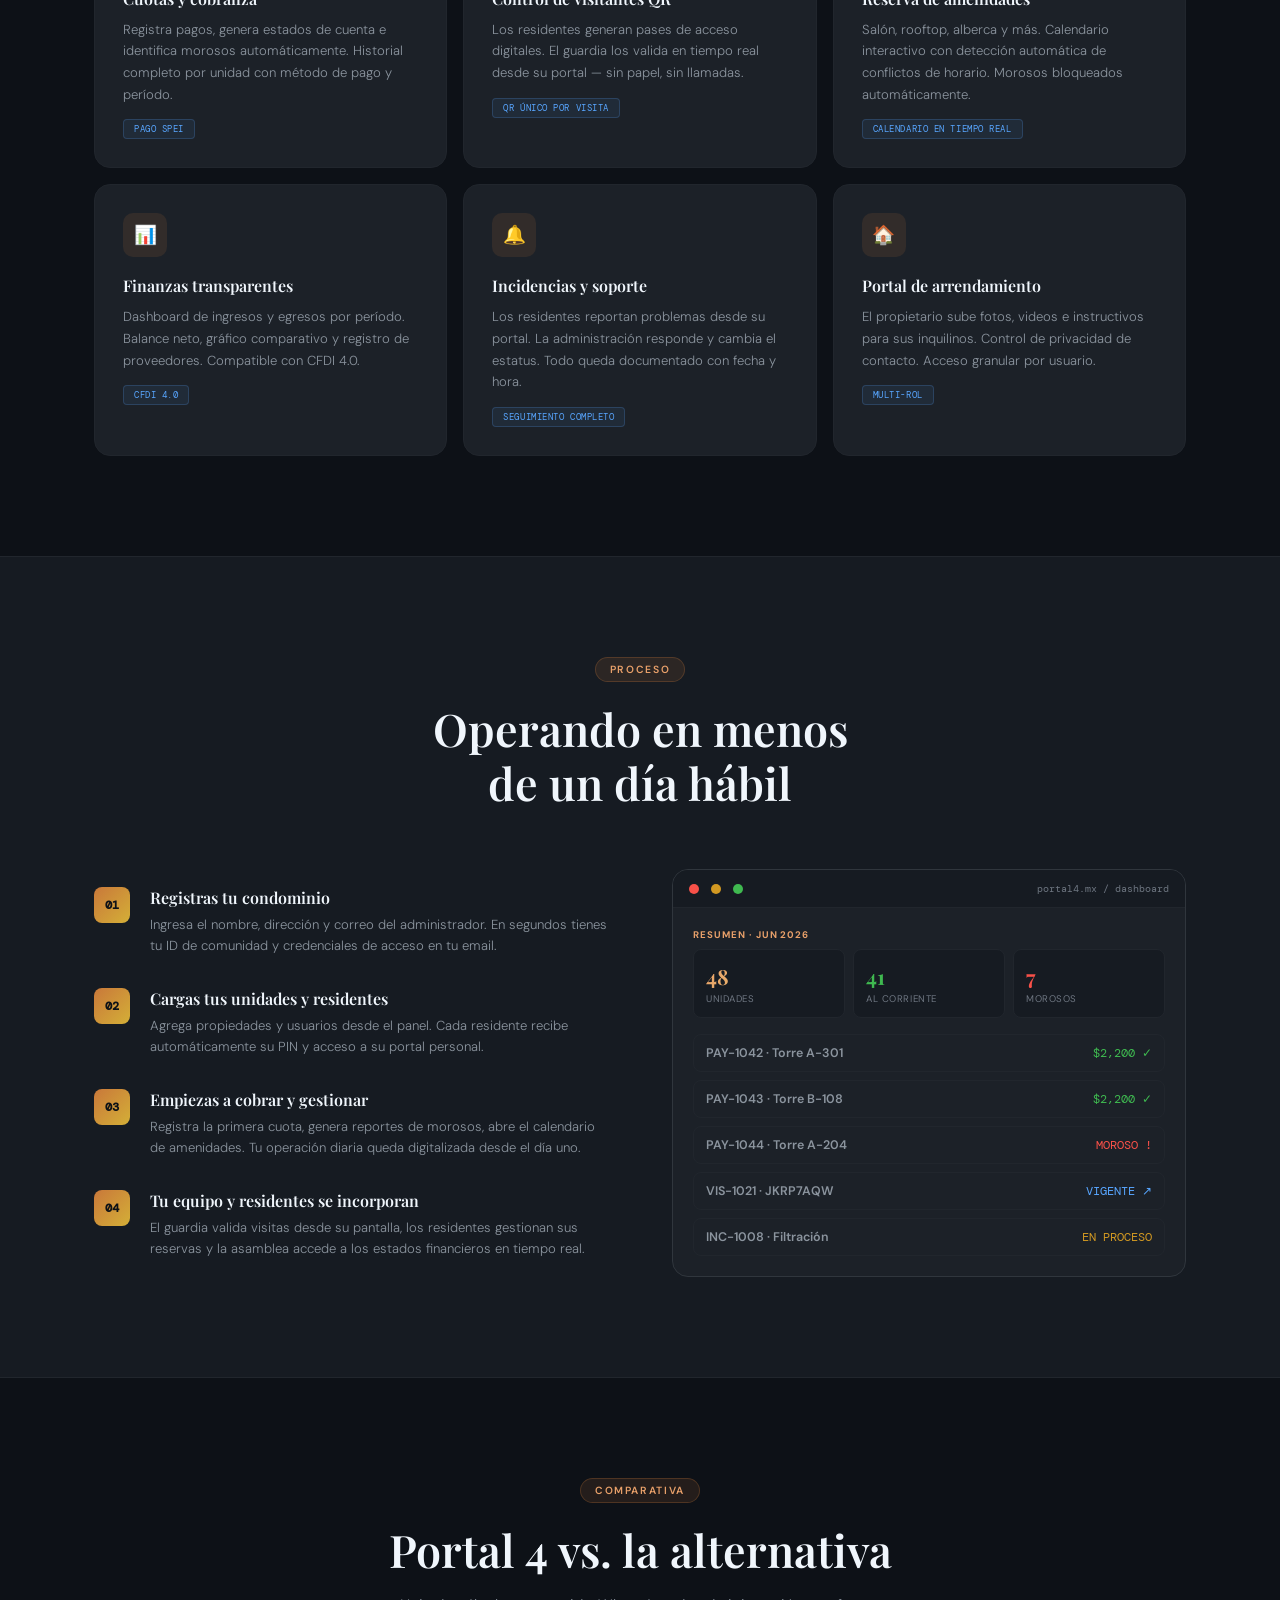
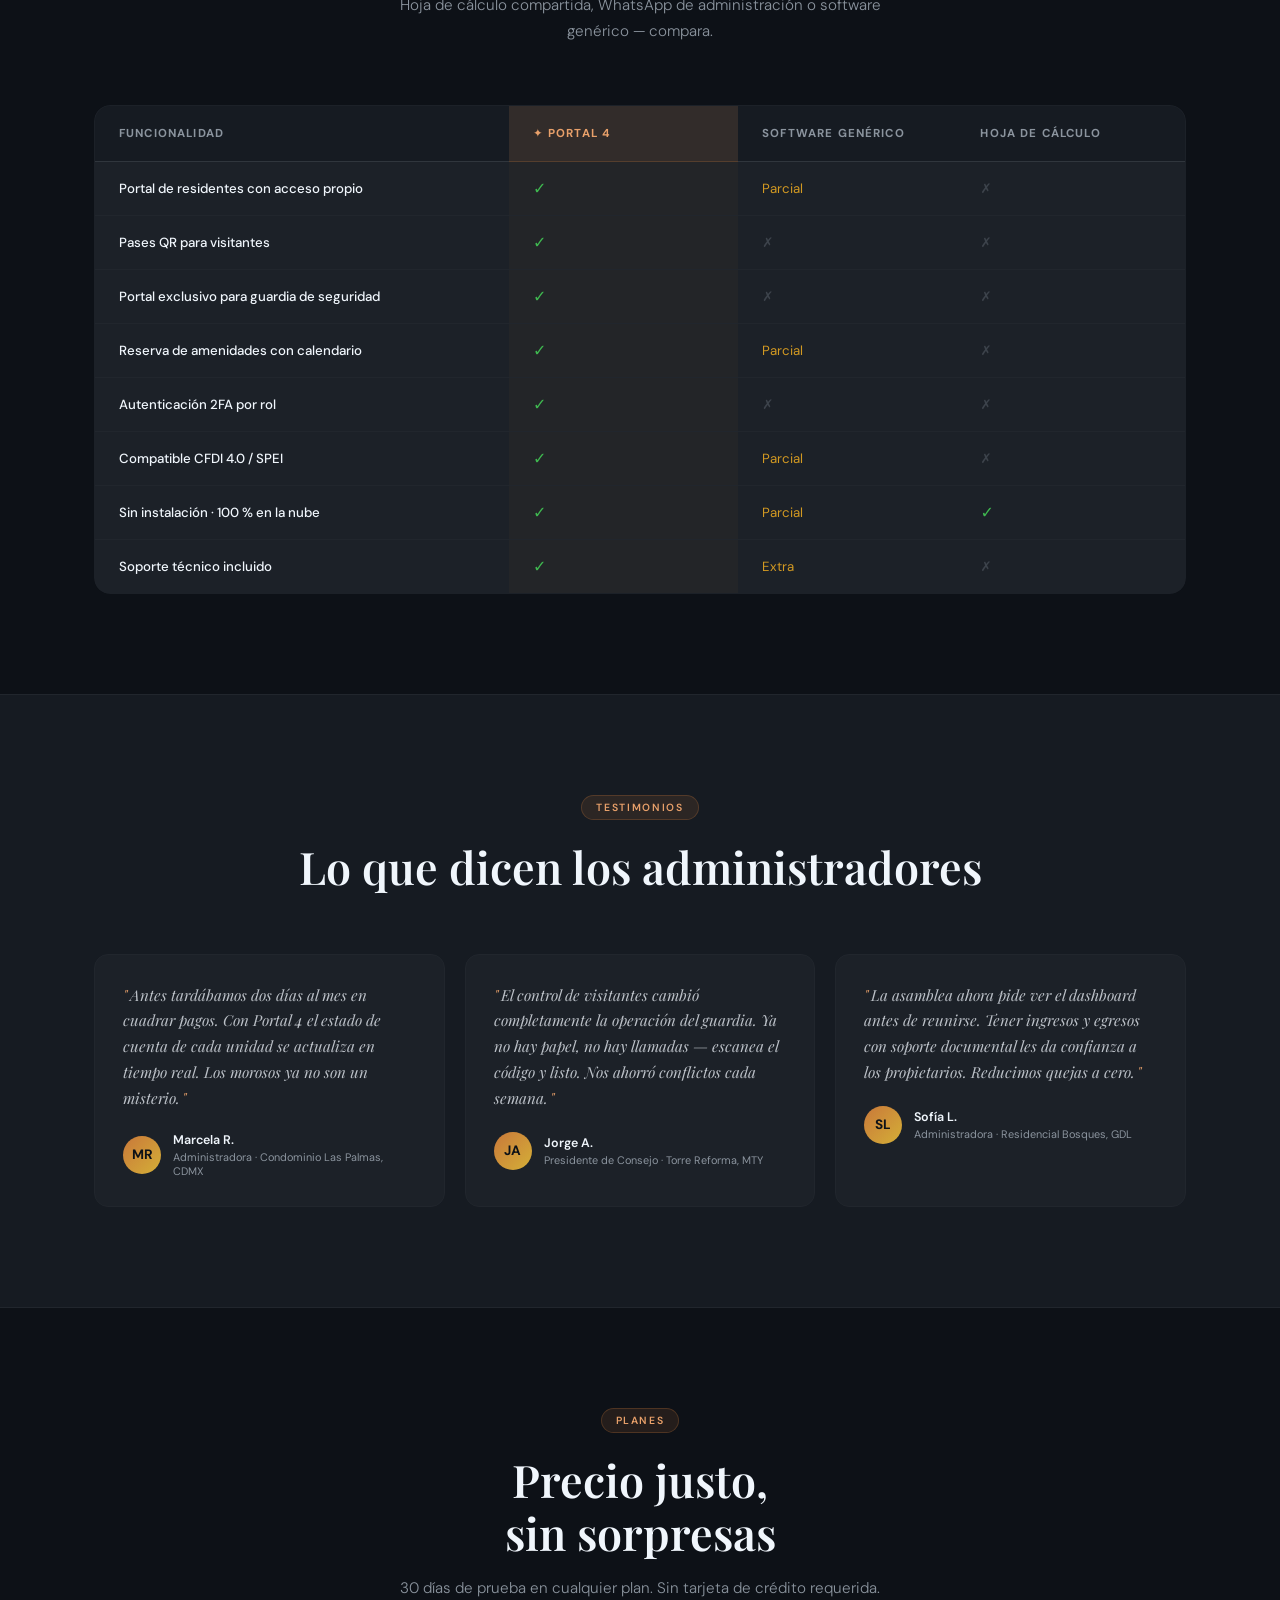
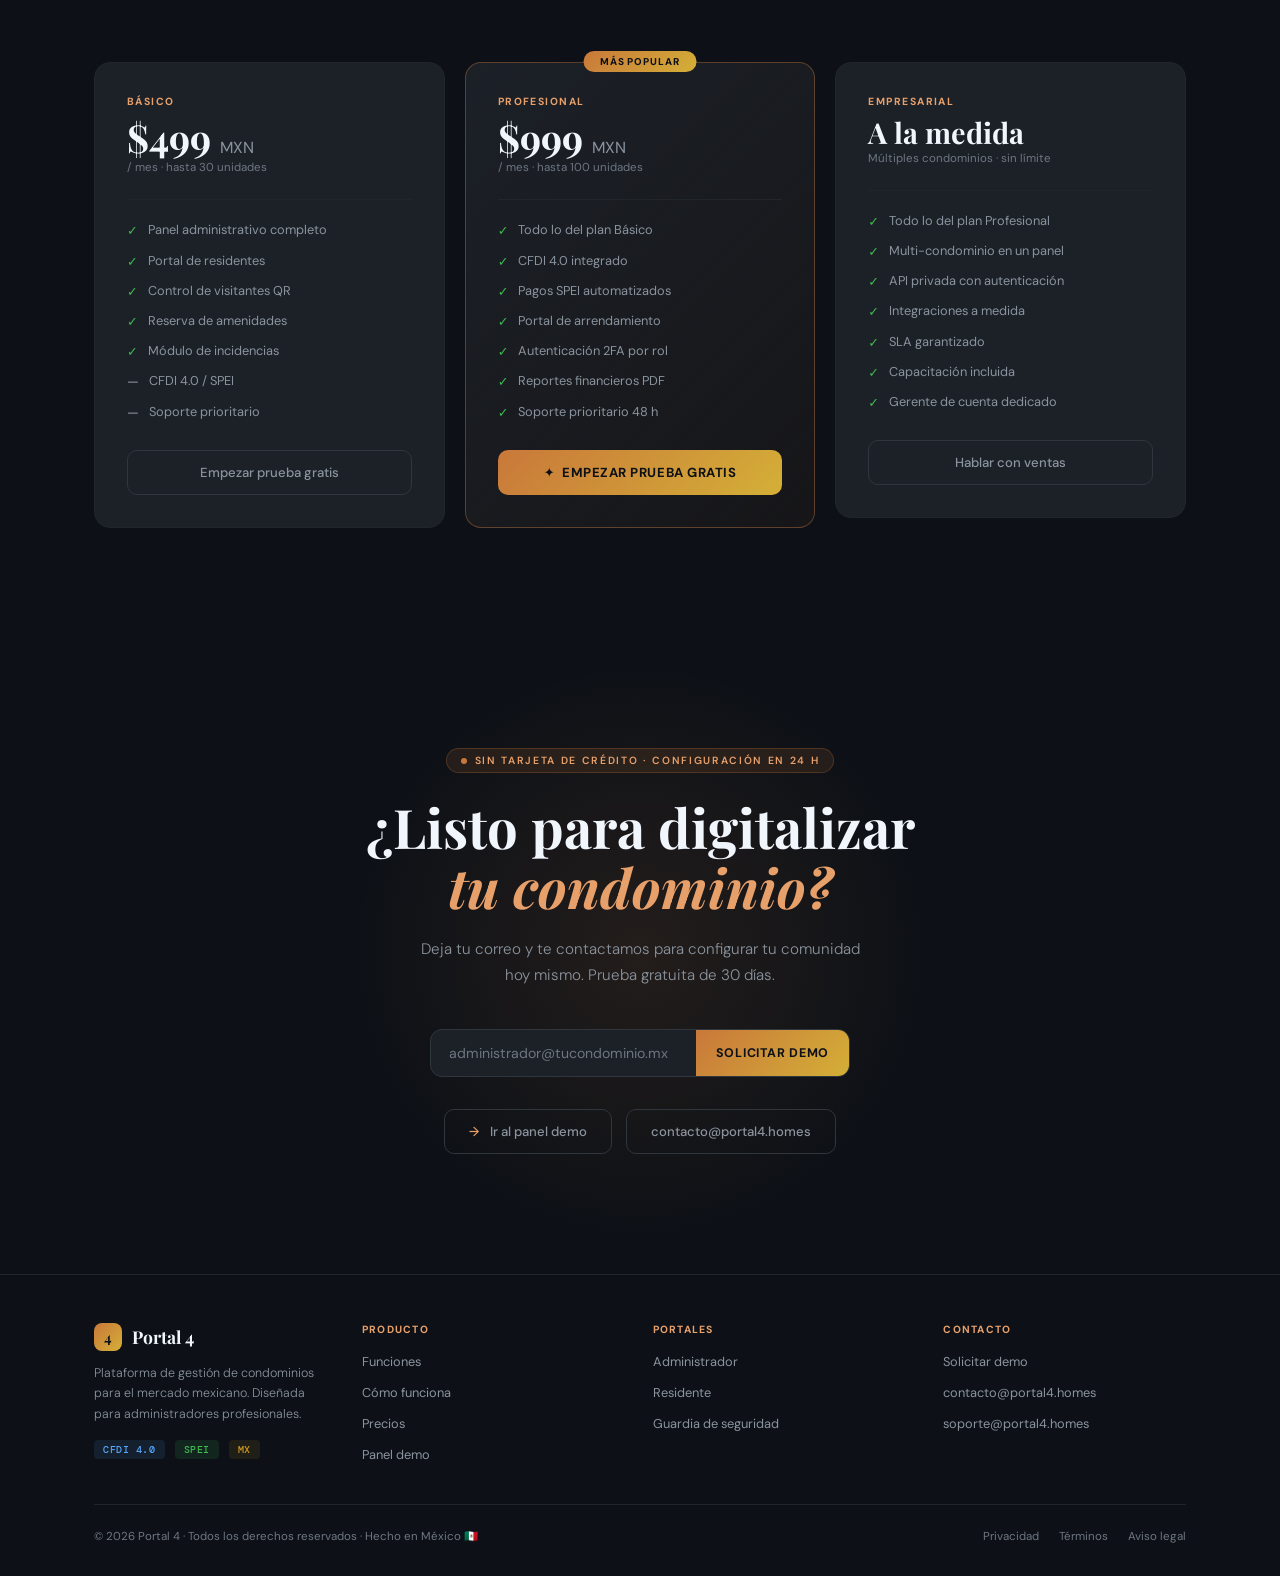
<file: landing.html>
<!DOCTYPE html>
<html lang="es">
<head>
  <meta charset="UTF-8">
  <meta name="viewport" content="width=device-width, initial-scale=1.0">
  <meta name="description" content="Portal 4 — Plataforma de gestión de condominios para México. Cuotas, visitantes, amenidades e incidencias en un solo lugar.">
  <title>Portal 4 — Gestión de Condominios</title>
  <link rel="preconnect" href="https://fonts.googleapis.com">
  <link href="https://fonts.googleapis.com/css2?family=Playfair+Display:ital,wght@0,400;0,600;0,700;1,400;1,600&family=DM+Sans:wght@300;400;500;600&family=DM+Mono:wght@400;500&display=swap" rel="stylesheet">
  <style>
    /* ── Reset & tokens ─────────────────────────────────── */
    *, *::before, *::after { box-sizing: border-box; margin: 0; padding: 0; }
    html { scroll-behavior: smooth; }

    :root {
      --ink:       #0D1117;
      --ink-soft:  #161B22;
      --ink-card:  #1C2128;
      --border:    #30363D;
      --border-s:  #21262D;
      --copper:    #C9783A;
      --copper-l:  #E8A06A;
      --copper-m:  rgba(201,120,58,.12);
      --gold:      #D4AF37;
      --gold-l:    #E8CC6A;
      --champagne: #F0E6D3;
      --slate:     #8B949E;
      --slate-l:   #6E7681;
      --white:     #F0F6FC;
      --white-s:   rgba(240,246,252,.75);
      --success:   #3FB950;
      --danger:    #F85149;
      --warning:   #D29922;
      --info:      #58A6FF;
    }

    body {
      font-family: 'DM Sans', system-ui, sans-serif;
      background: var(--ink);
      color: var(--white);
      -webkit-font-smoothing: antialiased;
      overflow-x: hidden;
    }

    /* ── Shared ─────────────────────────────────────────── */
    .mono { font-family: 'DM Mono', monospace; }
    .serif { font-family: 'Playfair Display', serif; }

    a { color: inherit; text-decoration: none; }

    .container {
      max-width: 1140px;
      margin: 0 auto;
      padding: 0 24px;
    }

    .eyebrow {
      display: inline-flex; align-items: center; gap: 8px;
      font-size: .65rem; font-weight: 600; letter-spacing: .16em;
      text-transform: uppercase; color: var(--copper-l);
      background: var(--copper-m);
      border: 1px solid rgba(201,120,58,.25);
      border-radius: 99px; padding: 5px 14px;
      margin-bottom: 20px;
    }

    .btn-primary {
      display: inline-flex; align-items: center; gap: 9px;
      background: linear-gradient(135deg, var(--copper), var(--gold));
      color: var(--ink); font-weight: 700; font-size: .82rem;
      letter-spacing: .04em; text-transform: uppercase;
      padding: 14px 28px; border-radius: 10px; border: none;
      cursor: pointer; transition: opacity .2s, transform .15s;
      white-space: nowrap;
    }
    .btn-primary:hover { opacity: .88; }
    .btn-primary:active { transform: scale(.97); }

    .btn-ghost {
      display: inline-flex; align-items: center; gap: 8px;
      background: none; color: var(--slate);
      border: 1px solid var(--border); border-radius: 10px;
      padding: 13px 24px; font-size: .82rem; font-weight: 500;
      cursor: pointer; transition: all .2s;
    }
    .btn-ghost:hover { border-color: var(--copper-l); color: var(--white); }

    .badge {
      display: inline-block; font-family: 'DM Mono', monospace;
      font-size: .6rem; font-weight: 500; letter-spacing: .06em;
      padding: 3px 9px; border-radius: 4px;
    }
    .badge-ok     { background: rgba(63,185,80,.12);  color: var(--success); }
    .badge-moroso { background: rgba(248,81,73,.10);  color: var(--danger); }
    .badge-pend   { background: rgba(210,153,34,.10); color: var(--warning); }
    .badge-info   { background: rgba(88,166,255,.10); color: var(--info); }

    /* ── Background texture ─────────────────────────────── */
    body::before {
      content: '';
      position: fixed; inset: 0; pointer-events: none; z-index: 0;
      background-image:
        radial-gradient(ellipse 60% 40% at 80% 0%,  rgba(201,120,58,.08) 0%, transparent 60%),
        radial-gradient(ellipse 50% 50% at 10% 100%, rgba(212,175,55,.05) 0%, transparent 60%);
    }

    /* ── NAV ─────────────────────────────────────────────── */
    .nav {
      position: fixed; top: 0; left: 0; right: 0; z-index: 100;
      background: rgba(13,17,23,.88);
      backdrop-filter: blur(16px);
      border-bottom: 1px solid var(--border-s);
      height: 64px;
      display: flex; align-items: center;
    }
    .nav .container {
      display: flex; align-items: center; justify-content: space-between;
      width: 100%;
    }
    .nav-brand {
      display: flex; align-items: center; gap: 12px;
    }
    .nav-mark {
      width: 34px; height: 34px; border-radius: 8px;
      background: linear-gradient(135deg, var(--copper), var(--gold));
      display: flex; align-items: center; justify-content: center;
      font-family: 'Playfair Display', serif;
      font-size: 1.1rem; font-weight: 700; color: var(--ink);
      flex-shrink: 0;
    }
    .nav-name {
      font-family: 'Playfair Display', serif;
      font-size: .95rem; font-weight: 700; color: var(--white);
    }
    .nav-links {
      display: flex; align-items: center; gap: 4px;
    }
    .nav-link {
      font-size: .73rem; font-weight: 600;
      letter-spacing: .06em; text-transform: uppercase;
      color: var(--slate); padding: 6px 14px; border-radius: 7px;
      transition: all .2s;
    }
    .nav-link:hover { background: var(--ink-card); color: var(--white); }
    .nav-cta {
      font-size: .73rem; font-weight: 700; letter-spacing: .06em;
      text-transform: uppercase; color: var(--copper-l);
      border: 1px solid rgba(201,120,58,.35); border-radius: 8px;
      padding: 7px 16px; transition: all .2s;
    }
    .nav-cta:hover { background: var(--copper-m); border-color: var(--copper); }

    /* ── HERO ────────────────────────────────────────────── */
    .hero {
      position: relative; z-index: 1;
      padding: 148px 0 100px;
      text-align: center;
      overflow: hidden;
    }
    .hero-headline {
      font-family: 'Playfair Display', serif;
      font-size: clamp(2.6rem, 7vw, 5.2rem);
      font-weight: 700; line-height: 1.06; letter-spacing: -.02em;
      color: var(--white);
      margin-bottom: 24px;
    }
    .hero-headline em {
      font-style: italic;
      background: linear-gradient(135deg, var(--copper-l), var(--gold-l));
      -webkit-background-clip: text; background-clip: text;
      -webkit-text-fill-color: transparent;
    }
    .hero-sub {
      font-size: clamp(.9rem, 2vw, 1.1rem);
      font-weight: 300; color: var(--white-s);
      line-height: 1.75; max-width: 560px; margin: 0 auto 40px;
    }
    .hero-actions {
      display: flex; align-items: center; justify-content: center;
      gap: 14px; flex-wrap: wrap; margin-bottom: 64px;
    }
    .hero-note {
      font-size: .7rem; color: var(--slate-l);
      display: flex; align-items: center; justify-content: center;
      gap: 20px; flex-wrap: wrap;
    }
    .hero-note span { display: flex; align-items: center; gap: 6px; }

    /* ── Animated unit grid (hero signature element) ────── */
    .unit-stage {
      position: relative;
      max-width: 860px; margin: 0 auto;
    }
    .unit-stage::before,
    .unit-stage::after {
      content: '';
      position: absolute; top: 0; bottom: 0; width: 120px; z-index: 2;
      pointer-events: none;
    }
    .unit-stage::before {
      left: 0;
      background: linear-gradient(to right, var(--ink), transparent);
    }
    .unit-stage::after {
      right: 0;
      background: linear-gradient(to left, var(--ink), transparent);
    }

    .unit-grid-hero {
      display: grid;
      grid-template-columns: repeat(16, 1fr);
      gap: 5px;
      padding: 16px;
      background: var(--ink-card);
      border: 1px solid var(--border);
      border-radius: 16px;
    }
    .u {
      aspect-ratio: 1;
      border-radius: 5px;
      display: flex; align-items: center; justify-content: center;
      font-family: 'DM Mono', monospace;
      font-size: .45rem; font-weight: 700;
      border: 1px solid;
      transition: background .6s ease, color .6s ease, border-color .6s ease;
    }
    .u.ok     { background: rgba(63,185,80,.12);  color: var(--success); border-color: rgba(63,185,80,.3); }
    .u.moroso { background: rgba(248,81,73,.10);  color: var(--danger);  border-color: rgba(248,81,73,.3); }
    .u.pend   { background: rgba(210,153,34,.08); color: var(--warning); border-color: rgba(210,153,34,.25); }
    .u.empty  { background: var(--ink-soft); color: var(--slate-l); border-color: var(--border-s); opacity: .4; }

    .unit-grid-caption {
      display: flex; justify-content: center; gap: 24px;
      margin-top: 14px; font-size: .68rem; color: var(--slate);
      flex-wrap: wrap;
    }
    .unit-grid-caption span { display: flex; align-items: center; gap: 6px; }
    .dot {
      width: 8px; height: 8px; border-radius: 2px; flex-shrink: 0;
    }

    /* ── STATS STRIP ─────────────────────────────────────── */
    .stats-strip {
      position: relative; z-index: 1;
      border-top: 1px solid var(--border-s);
      border-bottom: 1px solid var(--border-s);
      background: var(--ink-soft);
      padding: 32px 0;
    }
    .stats-strip .container {
      display: grid;
      grid-template-columns: repeat(4, 1fr);
      gap: 24px;
    }
    .stat-item { text-align: center; }
    .stat-val {
      font-family: 'Playfair Display', serif;
      font-size: clamp(1.8rem, 4vw, 2.8rem);
      font-weight: 700; color: var(--white);
      background: linear-gradient(135deg, var(--copper-l), var(--gold-l));
      -webkit-background-clip: text; background-clip: text;
      -webkit-text-fill-color: transparent;
      line-height: 1.1; display: block; margin-bottom: 6px;
    }
    .stat-label {
      font-size: .72rem; color: var(--slate); font-weight: 400;
      letter-spacing: .06em; text-transform: uppercase;
    }

    /* ── FEATURES ────────────────────────────────────────── */
    .section {
      position: relative; z-index: 1;
      padding: 100px 0;
    }
    .section-header {
      text-align: center; margin-bottom: 60px;
    }
    .section-title {
      font-family: 'Playfair Display', serif;
      font-size: clamp(1.8rem, 4vw, 2.8rem);
      font-weight: 600; color: var(--white);
      line-height: 1.2; margin-bottom: 16px;
    }
    .section-sub {
      font-size: .95rem; color: var(--slate);
      font-weight: 300; max-width: 500px; margin: 0 auto;
      line-height: 1.7;
    }

    .features-grid {
      display: grid;
      grid-template-columns: repeat(3, 1fr);
      gap: 16px;
    }
    .feat-card {
      background: var(--ink-card);
      border: 1px solid var(--border-s);
      border-radius: 16px;
      padding: 28px;
      transition: border-color .25s, transform .25s;
    }
    .feat-card:hover {
      border-color: rgba(201,120,58,.4);
      transform: translateY(-3px);
    }
    .feat-icon {
      width: 44px; height: 44px; border-radius: 10px;
      background: var(--copper-m);
      display: flex; align-items: center; justify-content: center;
      font-size: 1.15rem;
      margin-bottom: 18px;
    }
    .feat-title {
      font-family: 'Playfair Display', serif;
      font-size: 1rem; font-weight: 600; color: var(--white);
      margin-bottom: 10px;
    }
    .feat-desc {
      font-size: .82rem; color: var(--slate);
      line-height: 1.65; font-weight: 300;
    }
    .feat-tag {
      display: inline-block; margin-top: 14px;
      font-family: 'DM Mono', monospace; font-size: .58rem;
      background: rgba(88,166,255,.08); color: var(--info);
      border: 1px solid rgba(88,166,255,.2);
      padding: 3px 10px; border-radius: 4px; letter-spacing: .06em;
    }

    /* ── HOW IT WORKS ────────────────────────────────────── */
    .how-section {
      position: relative; z-index: 1;
      background: var(--ink-soft);
      border-top: 1px solid var(--border-s);
      border-bottom: 1px solid var(--border-s);
      padding: 100px 0;
    }
    .how-grid {
      display: grid; grid-template-columns: 1fr 1fr;
      gap: 64px; align-items: center;
    }
    .how-steps { display: flex; flex-direction: column; gap: 32px; }
    .how-step {
      display: flex; gap: 20px; align-items: flex-start;
    }
    .step-marker {
      flex-shrink: 0;
      width: 36px; height: 36px; border-radius: 8px;
      background: linear-gradient(135deg, var(--copper), var(--gold));
      display: flex; align-items: center; justify-content: center;
      font-family: 'DM Mono', monospace; font-size: .75rem;
      font-weight: 700; color: var(--ink);
    }
    .step-body {}
    .step-title {
      font-family: 'Playfair Display', serif;
      font-size: 1rem; font-weight: 600; color: var(--white);
      margin-bottom: 6px;
    }
    .step-desc { font-size: .82rem; color: var(--slate); line-height: 1.6; font-weight: 300; }

    /* Mock UI panel */
    .mock-panel {
      background: var(--ink-card);
      border: 1px solid var(--border);
      border-radius: 16px; overflow: hidden;
    }
    .mock-topbar {
      background: var(--ink-soft);
      border-bottom: 1px solid var(--border-s);
      padding: 12px 16px;
      display: flex; align-items: center; gap: 8px;
    }
    .mock-dot {
      width: 10px; height: 10px; border-radius: 50%;
    }
    .mock-body { padding: 20px; }
    .mock-row {
      display: flex; align-items: center; justify-content: space-between;
      padding: 10px 12px; border-radius: 8px;
      border: 1px solid var(--border-s);
      margin-bottom: 8px; font-size: .78rem;
    }
    .mock-row:last-child { margin-bottom: 0; }
    .mock-row-label { color: var(--slate); font-weight: 600; }
    .mock-row-val   { font-family: 'DM Mono', monospace; font-size: .72rem; }
    .mock-stat-row {
      display: grid; grid-template-columns: repeat(3, 1fr);
      gap: 8px; margin-bottom: 16px;
    }
    .mock-stat {
      background: var(--ink-soft); border: 1px solid var(--border-s);
      border-radius: 8px; padding: 12px;
    }
    .mock-stat-val {
      font-family: 'Playfair Display', serif;
      font-size: 1.3rem; font-weight: 700; color: var(--white);
    }
    .mock-stat-lbl { font-size: .6rem; color: var(--slate-l); margin-top: 2px; text-transform: uppercase; letter-spacing: .06em; }

    /* ── COMPARISON TABLE ────────────────────────────────── */
    .compare-section {
      position: relative; z-index: 1; padding: 100px 0;
    }
    .compare-table {
      width: 100%; border-collapse: collapse;
      background: var(--ink-card);
      border: 1px solid var(--border);
      border-radius: 16px; overflow: hidden;
    }
    .compare-table th {
      padding: 20px 24px; text-align: left;
      font-size: .72rem; font-weight: 700;
      letter-spacing: .1em; text-transform: uppercase;
      color: var(--slate); border-bottom: 1px solid var(--border);
      background: var(--ink-soft);
    }
    .compare-table th.highlight {
      background: var(--copper-m);
      color: var(--copper-l);
      border-bottom-color: rgba(201,120,58,.3);
    }
    .compare-table td {
      padding: 16px 24px; font-size: .83rem;
      border-bottom: 1px solid var(--border-s);
      color: var(--slate);
    }
    .compare-table tr:last-child td { border-bottom: none; }
    .compare-table td.feat-name { color: var(--white); font-weight: 500; }
    .compare-table td.highlight { background: rgba(201,120,58,.04); }
    .check { color: var(--success); font-size: 1rem; }
    .cross { color: var(--slate-l); opacity: .4; }
    .partial { color: var(--warning); }

    /* ── TESTIMONIALS ────────────────────────────────────── */
    .testi-section {
      position: relative; z-index: 1;
      background: var(--ink-soft);
      border-top: 1px solid var(--border-s);
      border-bottom: 1px solid var(--border-s);
      padding: 100px 0;
    }
    .testi-grid {
      display: grid; grid-template-columns: repeat(3, 1fr); gap: 20px;
    }
    .testi-card {
      background: var(--ink-card);
      border: 1px solid var(--border-s);
      border-radius: 14px; padding: 28px;
    }
    .testi-quote {
      font-family: 'Playfair Display', serif;
      font-size: .95rem; font-style: italic;
      color: var(--white-s); line-height: 1.7; margin-bottom: 20px;
    }
    .testi-quote::before { content: '"'; color: var(--copper-l); margin-right: 2px; }
    .testi-quote::after  { content: '"'; color: var(--copper-l); margin-left:  2px; }
    .testi-author { display: flex; align-items: center; gap: 12px; }
    .testi-avatar {
      width: 38px; height: 38px; border-radius: 50%;
      background: linear-gradient(135deg, var(--copper), var(--gold));
      display: flex; align-items: center; justify-content: center;
      font-size: .85rem; font-weight: 700; color: var(--ink);
      flex-shrink: 0;
    }
    .testi-name  { font-size: .78rem; font-weight: 600; color: var(--white); }
    .testi-role  { font-size: .68rem; color: var(--slate); margin-top: 2px; }

    /* ── PRICING ─────────────────────────────────────────── */
    .price-section { position: relative; z-index: 1; padding: 100px 0; }
    .price-grid {
      display: grid; grid-template-columns: repeat(3, 1fr); gap: 20px;
      align-items: start;
    }
    .price-card {
      background: var(--ink-card);
      border: 1px solid var(--border-s);
      border-radius: 16px; padding: 32px;
      transition: border-color .2s;
    }
    .price-card:hover { border-color: var(--border); }
    .price-card.featured {
      border-color: rgba(201,120,58,.4);
      background: linear-gradient(135deg, var(--ink-card) 0%, rgba(201,120,58,.05) 100%);
      position: relative;
    }
    .price-badge {
      position: absolute; top: -12px; left: 50%; transform: translateX(-50%);
      background: linear-gradient(135deg, var(--copper), var(--gold));
      color: var(--ink); font-size: .62rem; font-weight: 800;
      letter-spacing: .1em; text-transform: uppercase;
      padding: 4px 16px; border-radius: 99px;
      white-space: nowrap;
    }
    .price-plan {
      font-size: .65rem; font-weight: 700; letter-spacing: .14em;
      text-transform: uppercase; color: var(--copper-l); margin-bottom: 10px;
    }
    .price-amount {
      font-family: 'Playfair Display', serif;
      font-size: 2.4rem; font-weight: 700; color: var(--white);
      line-height: 1; margin-bottom: 4px;
    }
    .price-amount span {
      font-family: 'DM Sans', sans-serif;
      font-size: 1rem; font-weight: 400; color: var(--slate);
    }
    .price-period { font-size: .72rem; color: var(--slate-l); margin-bottom: 24px; }
    .price-divider { height: 1px; background: var(--border-s); margin: 20px 0; }
    .price-features { list-style: none; display: flex; flex-direction: column; gap: 10px; }
    .price-features li {
      font-size: .8rem; color: var(--slate);
      display: flex; align-items: flex-start; gap: 10px;
      line-height: 1.5;
    }
    .price-features li::before {
      content: '✓'; color: var(--success);
      font-weight: 700; flex-shrink: 0; margin-top: 1px;
    }
    .price-features li.no::before { content: '—'; color: var(--slate-l); }
    .price-cta { margin-top: 28px; }
    .price-cta .btn-primary,
    .price-cta .btn-ghost { width: 100%; justify-content: center; }

    /* ── CTA SECTION ─────────────────────────────────────── */
    .cta-section {
      position: relative; z-index: 1;
      padding: 120px 0;
      text-align: center;
      overflow: hidden;
    }
    .cta-section::before {
      content: '';
      position: absolute; top: 50%; left: 50%;
      transform: translate(-50%, -50%);
      width: 600px; height: 600px;
      background: radial-gradient(circle, rgba(201,120,58,.12) 0%, transparent 70%);
      pointer-events: none;
    }
    .cta-headline {
      font-family: 'Playfair Display', serif;
      font-size: clamp(2rem, 5vw, 3.4rem);
      font-weight: 700; line-height: 1.1; margin-bottom: 20px;
    }
    .cta-headline em {
      font-style: italic; color: var(--copper-l);
    }
    .cta-sub {
      font-size: .95rem; color: var(--slate);
      max-width: 460px; margin: 0 auto 40px;
      line-height: 1.7; font-weight: 300;
    }
    .cta-actions {
      display: flex; align-items: center; justify-content: center;
      gap: 14px; flex-wrap: wrap;
    }
    .cta-input-row {
      display: flex; gap: 0; max-width: 420px; margin: 0 auto 32px;
      background: var(--ink-card);
      border: 1px solid var(--border);
      border-radius: 12px; overflow: hidden;
      transition: border-color .2s;
    }
    .cta-input-row:focus-within { border-color: rgba(201,120,58,.5); }
    .cta-input {
      flex: 1; background: none; border: none; outline: none;
      padding: 14px 18px; font-family: 'DM Sans', sans-serif;
      font-size: .88rem; color: var(--white); min-width: 0;
    }
    .cta-input::placeholder { color: var(--slate-l); }
    .cta-input-btn {
      background: linear-gradient(135deg, var(--copper), var(--gold));
      border: none; cursor: pointer; padding: 12px 20px;
      font-family: 'DM Sans', sans-serif; font-weight: 700;
      font-size: .78rem; letter-spacing: .06em; text-transform: uppercase;
      color: var(--ink); white-space: nowrap; border-radius: 0 8px 8px 0;
      transition: opacity .2s;
    }
    .cta-input-btn:hover { opacity: .88; }

    /* ── FOOTER ──────────────────────────────────────────── */
    .footer {
      position: relative; z-index: 1;
      border-top: 1px solid var(--border-s);
      padding: 48px 0 32px;
    }
    .footer-top {
      display: grid; grid-template-columns: 220px 1fr 1fr 1fr;
      gap: 48px; margin-bottom: 40px;
    }
    .footer-brand {}
    .footer-brand-name {
      font-family: 'Playfair Display', serif;
      font-size: 1.1rem; font-weight: 700; color: var(--white);
      display: flex; align-items: center; gap: 10px; margin-bottom: 12px;
    }
    .footer-brand-desc { font-size: .78rem; color: var(--slate); line-height: 1.65; font-weight: 300; }
    .footer-col-title {
      font-size: .65rem; font-weight: 700; letter-spacing: .12em;
      text-transform: uppercase; color: var(--copper-l); margin-bottom: 14px;
    }
    .footer-links { list-style: none; display: flex; flex-direction: column; gap: 10px; }
    .footer-links li a {
      font-size: .8rem; color: var(--slate); transition: color .2s;
    }
    .footer-links li a:hover { color: var(--white); }
    .footer-bottom {
      border-top: 1px solid var(--border-s); padding-top: 24px;
      display: flex; align-items: center; justify-content: space-between;
      flex-wrap: wrap; gap: 12px;
    }
    .footer-copy { font-size: .72rem; color: var(--slate-l); }
    .footer-legal {
      display: flex; gap: 20px; font-size: .72rem; color: var(--slate-l);
    }
    .footer-legal a:hover { color: var(--white); }

    /* ── Animations ──────────────────────────────────────── */
    @keyframes fadeUp {
      from { opacity: 0; transform: translateY(20px); }
      to   { opacity: 1; transform: translateY(0); }
    }
    .fade-up { animation: fadeUp .7s ease both; }
    .delay-1 { animation-delay: .1s; }
    .delay-2 { animation-delay: .2s; }
    .delay-3 { animation-delay: .3s; }
    .delay-4 { animation-delay: .4s; }

    @keyframes pulse-dot {
      0%,100%{ opacity:1; transform:scale(1); }
      50%    { opacity:.5; transform:scale(.7); }
    }
    .pulse { animation: pulse-dot 2s ease-in-out infinite; }

    /* ── Responsive ──────────────────────────────────────── */
    @media(max-width:900px) {
      .features-grid { grid-template-columns: 1fr 1fr; }
      .how-grid      { grid-template-columns: 1fr; }
      .how-grid .mock-panel { display: none; }
      .testi-grid    { grid-template-columns: 1fr; }
      .price-grid    { grid-template-columns: 1fr; }
      .footer-top    { grid-template-columns: 1fr 1fr; }
      .stats-strip .container { grid-template-columns: repeat(2,1fr); }
      .unit-grid-hero { grid-template-columns: repeat(10,1fr); }
    }
    @media(max-width:600px) {
      .features-grid { grid-template-columns: 1fr; }
      .nav-links     { display: none; }
      .footer-top    { grid-template-columns: 1fr; gap: 32px; }
      .compare-table th, .compare-table td { padding: 12px 14px; font-size: .75rem; }
      .stats-strip .container { grid-template-columns: repeat(2,1fr); gap: 16px; }
      .unit-grid-hero { grid-template-columns: repeat(8,1fr); }
    }
  </style>
</head>
<body>

<!-- ══ NAV ══════════════════════════════════════════════════ -->
<nav class="nav">
  <div class="container">
    <div class="nav-brand">
      <div class="nav-mark">4</div>
      <span class="nav-name">Portal 4</span>
    </div>
    <div class="nav-links">
      <a href="#caracteristicas" class="nav-link">Funciones</a>
      <a href="#como-funciona"   class="nav-link">Cómo funciona</a>
      <a href="#precios"         class="nav-link">Precios</a>
      <a href="#contacto"        class="nav-link">Contacto</a>
    </div>
    <a href="#contacto" class="nav-cta">Solicitar demo</a>
  </div>
</nav>

<!-- ══ HERO ═════════════════════════════════════════════════ -->
<section class="hero">
  <div class="container">
    <div class="eyebrow fade-up">
      <span class="pulse" style="width:6px;height:6px;border-radius:50%;background:var(--copper);display:inline-block"></span>
      Hecho para México · CFDI 4.0 · SPEI
    </div>

    <h1 class="hero-headline fade-up delay-1">
      Tu condominio,<br><em>administrado con precisión.</em>
    </h1>

    <p class="hero-sub fade-up delay-2">
      Cuotas, visitantes, amenidades, finanzas e incidencias —
      todo en una sola plataforma diseñada para administradores
      de condominios en México.
    </p>

    <div class="hero-actions fade-up delay-3">
      <a href="#contacto" class="btn-primary">
        ✦ &nbsp;Empezar gratis 30 días
      </a>
      <a href="#como-funciona" class="btn-ghost">
        Ver demo &nbsp;→
      </a>
    </div>

    <div class="unit-stage fade-up delay-4">
      <div class="unit-grid-hero" id="unitGrid">
        <!-- Populated by JS -->
      </div>
      <div class="unit-grid-caption">
        <span><div class="dot" style="background:rgba(63,185,80,.5);border:1px solid var(--success)"></div>Al corriente</span>
        <span><div class="dot" style="background:rgba(248,81,73,.5);border:1px solid var(--danger)"></div>Moroso</span>
        <span><div class="dot" style="background:rgba(210,153,34,.5);border:1px solid var(--warning)"></div>Pendiente</span>
        <span><div class="dot" style="background:var(--ink-soft);border:1px solid var(--border-s);opacity:.5"></div>Vacío</span>
      </div>
    </div>
  </div>
</section>

<!-- ══ STATS ═════════════════════════════════════════════════ -->
<div class="stats-strip">
  <div class="container">
    <div class="stat-item">
      <span class="stat-val">+500</span>
      <span class="stat-label">Unidades gestionadas</span>
    </div>
    <div class="stat-item">
      <span class="stat-val">30 días</span>
      <span class="stat-label">Prueba gratuita</span>
    </div>
    <div class="stat-item">
      <span class="stat-val">< 24 h</span>
      <span class="stat-label">Tiempo de configuración</span>
    </div>
    <div class="stat-item">
      <span class="stat-val">100 %</span>
      <span class="stat-label">En la nube · sin instalación</span>
    </div>
  </div>
</div>

<!-- ══ FEATURES ══════════════════════════════════════════════ -->
<section class="section" id="caracteristicas">
  <div class="container">
    <div class="section-header">
      <div class="eyebrow">Funcionalidades</div>
      <h2 class="section-title">Todo lo que necesita<br>tu condominio</h2>
      <p class="section-sub">Cada módulo resuelve un problema real. Sin funciones de relleno.</p>
    </div>

    <div class="features-grid">

      <div class="feat-card">
        <div class="feat-icon">💳</div>
        <div class="feat-title">Cuotas y cobranza</div>
        <p class="feat-desc">Registra pagos, genera estados de cuenta e identifica morosos automáticamente. Historial completo por unidad con método de pago y período.</p>
        <span class="feat-tag">PAGO SPEI</span>
      </div>

      <div class="feat-card">
        <div class="feat-icon">🔐</div>
        <div class="feat-title">Control de visitantes QR</div>
        <p class="feat-desc">Los residentes generan pases de acceso digitales. El guardia los valida en tiempo real desde su portal — sin papel, sin llamadas.</p>
        <span class="feat-tag">QR ÚNICO POR VISITA</span>
      </div>

      <div class="feat-card">
        <div class="feat-icon">🏊</div>
        <div class="feat-title">Reserva de amenidades</div>
        <p class="feat-desc">Salón, rooftop, alberca y más. Calendario interactivo con detección automática de conflictos de horario. Morosos bloqueados automáticamente.</p>
        <span class="feat-tag">CALENDARIO EN TIEMPO REAL</span>
      </div>

      <div class="feat-card">
        <div class="feat-icon">📊</div>
        <div class="feat-title">Finanzas transparentes</div>
        <p class="feat-desc">Dashboard de ingresos y egresos por período. Balance neto, gráfico comparativo y registro de proveedores. Compatible con CFDI 4.0.</p>
        <span class="feat-tag">CFDI 4.0</span>
      </div>

      <div class="feat-card">
        <div class="feat-icon">🔔</div>
        <div class="feat-title">Incidencias y soporte</div>
        <p class="feat-desc">Los residentes reportan problemas desde su portal. La administración responde y cambia el estatus. Todo queda documentado con fecha y hora.</p>
        <span class="feat-tag">SEGUIMIENTO COMPLETO</span>
      </div>

      <div class="feat-card">
        <div class="feat-icon">🏠</div>
        <div class="feat-title">Portal de arrendamiento</div>
        <p class="feat-desc">El propietario sube fotos, videos e instructivos para sus inquilinos. Control de privacidad de contacto. Acceso granular por usuario.</p>
        <span class="feat-tag">MULTI-ROL</span>
      </div>

    </div>
  </div>
</section>

<!-- ══ HOW IT WORKS ══════════════════════════════════════════ -->
<section class="how-section" id="como-funciona">
  <div class="container">
    <div class="section-header">
      <div class="eyebrow">Proceso</div>
      <h2 class="section-title">Operando en menos<br>de un día hábil</h2>
    </div>

    <div class="how-grid">
      <div class="how-steps">

        <div class="how-step">
          <div class="step-marker">01</div>
          <div class="step-body">
            <div class="step-title">Registras tu condominio</div>
            <p class="step-desc">Ingresa el nombre, dirección y correo del administrador. En segundos tienes tu ID de comunidad y credenciales de acceso en tu email.</p>
          </div>
        </div>

        <div class="how-step">
          <div class="step-marker">02</div>
          <div class="step-body">
            <div class="step-title">Cargas tus unidades y residentes</div>
            <p class="step-desc">Agrega propiedades y usuarios desde el panel. Cada residente recibe automáticamente su PIN y acceso a su portal personal.</p>
          </div>
        </div>

        <div class="how-step">
          <div class="step-marker">03</div>
          <div class="step-body">
            <div class="step-title">Empiezas a cobrar y gestionar</div>
            <p class="step-desc">Registra la primera cuota, genera reportes de morosos, abre el calendario de amenidades. Tu operación diaria queda digitalizada desde el día uno.</p>
          </div>
        </div>

        <div class="how-step">
          <div class="step-marker">04</div>
          <div class="step-body">
            <div class="step-title">Tu equipo y residentes se incorporan</div>
            <p class="step-desc">El guardia valida visitas desde su pantalla, los residentes gestionan sus reservas y la asamblea accede a los estados financieros en tiempo real.</p>
          </div>
        </div>

      </div>

      <!-- Mock UI -->
      <div class="mock-panel">
        <div class="mock-topbar">
          <div class="mock-dot" style="background:#F85149"></div>
          <div class="mock-dot" style="background:#D29922;margin-left:4px"></div>
          <div class="mock-dot" style="background:#3FB950;margin-left:4px"></div>
          <span style="margin-left:auto;font-family:'DM Mono',monospace;font-size:.62rem;color:var(--slate-l)">portal4.mx / dashboard</span>
        </div>
        <div class="mock-body">
          <div style="font-size:.6rem;font-weight:700;letter-spacing:.1em;text-transform:uppercase;color:var(--copper-l);margin-bottom:8px">Resumen · Jun 2026</div>
          <div class="mock-stat-row">
            <div class="mock-stat">
              <div class="mock-stat-val" style="background:linear-gradient(135deg,var(--copper-l),var(--gold-l));-webkit-background-clip:text;background-clip:text;-webkit-text-fill-color:transparent">48</div>
              <div class="mock-stat-lbl">Unidades</div>
            </div>
            <div class="mock-stat">
              <div class="mock-stat-val" style="color:var(--success)">41</div>
              <div class="mock-stat-lbl">Al corriente</div>
            </div>
            <div class="mock-stat">
              <div class="mock-stat-val" style="color:var(--danger)">7</div>
              <div class="mock-stat-lbl">Morosos</div>
            </div>
          </div>
          <div class="mock-row">
            <span class="mock-row-label">PAY-1042 · Torre A-301</span>
            <span class="mock-row-val" style="color:var(--success)">$2,200 ✓</span>
          </div>
          <div class="mock-row">
            <span class="mock-row-label">PAY-1043 · Torre B-108</span>
            <span class="mock-row-val" style="color:var(--success)">$2,200 ✓</span>
          </div>
          <div class="mock-row">
            <span class="mock-row-label">PAY-1044 · Torre A-204</span>
            <span class="mock-row-val" style="color:var(--danger)">MOROSO !</span>
          </div>
          <div class="mock-row">
            <span class="mock-row-label">VIS-1021 · JKRP7AQW</span>
            <span class="mock-row-val" style="color:var(--info)">VIGENTE ↗</span>
          </div>
          <div class="mock-row">
            <span class="mock-row-label">INC-1008 · Filtración</span>
            <span class="mock-row-val" style="color:var(--warning)">EN PROCESO</span>
          </div>
        </div>
      </div>
    </div>
  </div>
</section>

<!-- ══ COMPARISON ════════════════════════════════════════════ -->
<section class="compare-section">
  <div class="container">
    <div class="section-header">
      <div class="eyebrow">Comparativa</div>
      <h2 class="section-title">Portal 4 vs. la alternativa</h2>
      <p class="section-sub">Hoja de cálculo compartida, WhatsApp de administración o software genérico — compara.</p>
    </div>

    <div style="overflow-x:auto;border-radius:16px">
      <table class="compare-table">
        <thead>
          <tr>
            <th style="width:38%">Funcionalidad</th>
            <th class="highlight" style="width:21%">✦ Portal 4</th>
            <th style="width:20%">Software genérico</th>
            <th style="width:21%">Hoja de cálculo</th>
          </tr>
        </thead>
        <tbody>
          <tr>
            <td class="feat-name">Portal de residentes con acceso propio</td>
            <td class="highlight"><span class="check">✓</span></td>
            <td><span class="partial">Parcial</span></td>
            <td><span class="cross">✗</span></td>
          </tr>
          <tr>
            <td class="feat-name">Pases QR para visitantes</td>
            <td class="highlight"><span class="check">✓</span></td>
            <td><span class="cross">✗</span></td>
            <td><span class="cross">✗</span></td>
          </tr>
          <tr>
            <td class="feat-name">Portal exclusivo para guardia de seguridad</td>
            <td class="highlight"><span class="check">✓</span></td>
            <td><span class="cross">✗</span></td>
            <td><span class="cross">✗</span></td>
          </tr>
          <tr>
            <td class="feat-name">Reserva de amenidades con calendario</td>
            <td class="highlight"><span class="check">✓</span></td>
            <td><span class="partial">Parcial</span></td>
            <td><span class="cross">✗</span></td>
          </tr>
          <tr>
            <td class="feat-name">Autenticación 2FA por rol</td>
            <td class="highlight"><span class="check">✓</span></td>
            <td><span class="cross">✗</span></td>
            <td><span class="cross">✗</span></td>
          </tr>
          <tr>
            <td class="feat-name">Compatible CFDI 4.0 / SPEI</td>
            <td class="highlight"><span class="check">✓</span></td>
            <td><span class="partial">Parcial</span></td>
            <td><span class="cross">✗</span></td>
          </tr>
          <tr>
            <td class="feat-name">Sin instalación · 100 % en la nube</td>
            <td class="highlight"><span class="check">✓</span></td>
            <td><span class="partial">Parcial</span></td>
            <td><span class="check">✓</span></td>
          </tr>
          <tr>
            <td class="feat-name">Soporte técnico incluido</td>
            <td class="highlight"><span class="check">✓</span></td>
            <td><span class="partial">Extra</span></td>
            <td><span class="cross">✗</span></td>
          </tr>
        </tbody>
      </table>
    </div>
  </div>
</section>

<!-- ══ TESTIMONIALS ══════════════════════════════════════════ -->
<section class="testi-section">
  <div class="container">
    <div class="section-header">
      <div class="eyebrow">Testimonios</div>
      <h2 class="section-title">Lo que dicen los administradores</h2>
    </div>
    <div class="testi-grid">

      <div class="testi-card">
        <p class="testi-quote">Antes tardábamos dos días al mes en cuadrar pagos. Con Portal 4 el estado de cuenta de cada unidad se actualiza en tiempo real. Los morosos ya no son un misterio.</p>
        <div class="testi-author">
          <div class="testi-avatar">MR</div>
          <div>
            <div class="testi-name">Marcela R.</div>
            <div class="testi-role">Administradora · Condominio Las Palmas, CDMX</div>
          </div>
        </div>
      </div>

      <div class="testi-card">
        <p class="testi-quote">El control de visitantes cambió completamente la operación del guardia. Ya no hay papel, no hay llamadas — escanea el código y listo. Nos ahorró conflictos cada semana.</p>
        <div class="testi-author">
          <div class="testi-avatar">JA</div>
          <div>
            <div class="testi-name">Jorge A.</div>
            <div class="testi-role">Presidente de Consejo · Torre Reforma, MTY</div>
          </div>
        </div>
      </div>

      <div class="testi-card">
        <p class="testi-quote">La asamblea ahora pide ver el dashboard antes de reunirse. Tener ingresos y egresos con soporte documental les da confianza a los propietarios. Reducimos quejas a cero.</p>
        <div class="testi-author">
          <div class="testi-avatar">SL</div>
          <div>
            <div class="testi-name">Sofía L.</div>
            <div class="testi-role">Administradora · Residencial Bosques, GDL</div>
          </div>
        </div>
      </div>

    </div>
  </div>
</section>

<!-- ══ PRICING ════════════════════════════════════════════════ -->
<section class="price-section" id="precios">
  <div class="container">
    <div class="section-header">
      <div class="eyebrow">Planes</div>
      <h2 class="section-title">Precio justo,<br>sin sorpresas</h2>
      <p class="section-sub">30 días de prueba en cualquier plan. Sin tarjeta de crédito requerida.</p>
    </div>

    <div class="price-grid">

      <div class="price-card">
        <div class="price-plan">Básico</div>
        <div class="price-amount">$499 <span>MXN</span></div>
        <div class="price-period">/ mes · hasta 30 unidades</div>
        <div class="price-divider"></div>
        <ul class="price-features">
          <li>Panel administrativo completo</li>
          <li>Portal de residentes</li>
          <li>Control de visitantes QR</li>
          <li>Reserva de amenidades</li>
          <li>Módulo de incidencias</li>
          <li class="no">CFDI 4.0 / SPEI</li>
          <li class="no">Soporte prioritario</li>
        </ul>
        <div class="price-cta">
          <a href="#contacto" class="btn-ghost">Empezar prueba gratis</a>
        </div>
      </div>

      <div class="price-card featured">
        <div class="price-badge">Más popular</div>
        <div class="price-plan">Profesional</div>
        <div class="price-amount">$999 <span>MXN</span></div>
        <div class="price-period">/ mes · hasta 100 unidades</div>
        <div class="price-divider"></div>
        <ul class="price-features">
          <li>Todo lo del plan Básico</li>
          <li>CFDI 4.0 integrado</li>
          <li>Pagos SPEI automatizados</li>
          <li>Portal de arrendamiento</li>
          <li>Autenticación 2FA por rol</li>
          <li>Reportes financieros PDF</li>
          <li>Soporte prioritario 48 h</li>
        </ul>
        <div class="price-cta">
          <a href="#contacto" class="btn-primary">✦ &nbsp;Empezar prueba gratis</a>
        </div>
      </div>

      <div class="price-card">
        <div class="price-plan">Empresarial</div>
        <div class="price-amount" style="font-size:1.8rem">A la medida</div>
        <div class="price-period">Múltiples condominios · sin límite</div>
        <div class="price-divider"></div>
        <ul class="price-features">
          <li>Todo lo del plan Profesional</li>
          <li>Multi-condominio en un panel</li>
          <li>API privada con autenticación</li>
          <li>Integraciones a medida</li>
          <li>SLA garantizado</li>
          <li>Capacitación incluida</li>
          <li>Gerente de cuenta dedicado</li>
        </ul>
        <div class="price-cta">
          <a href="#contacto" class="btn-ghost">Hablar con ventas</a>
        </div>
      </div>

    </div>
  </div>
</section>

<!-- ══ CTA ════════════════════════════════════════════════════ -->
<section class="cta-section" id="contacto">
  <div class="container" style="position:relative;z-index:1">
    <div class="eyebrow" style="margin-bottom:24px">
      <span class="pulse" style="width:6px;height:6px;border-radius:50%;background:var(--copper);display:inline-block"></span>
      Sin tarjeta de crédito · Configuración en 24 h
    </div>
    <h2 class="cta-headline">¿Listo para digitalizar<br><em>tu condominio?</em></h2>
    <p class="cta-sub">Deja tu correo y te contactamos para configurar tu comunidad hoy mismo. Prueba gratuita de 30 días.</p>

    <div class="cta-input-row">
      <input class="cta-input" type="email" id="ctaEmail" placeholder="administrador@tucondominio.mx">
      <button class="cta-input-btn" onclick="registrar()">Solicitar demo</button>
    </div>

    <div id="ctaSuccess" style="display:none;background:rgba(63,185,80,.08);border:1px solid rgba(63,185,80,.3);border-radius:12px;padding:16px 24px;max-width:420px;margin:0 auto;color:var(--success);font-size:.85rem;text-align:center">
      ✓ &nbsp;Recibido. Te contactamos en menos de 24 horas.
    </div>

    <div class="cta-actions" style="margin-top:32px">
      <a href="./index.html" class="btn-ghost">
        <span style="color:var(--copper-l)">→</span> &nbsp;Ir al panel demo
      </a>
      <a href="mailto:contacto@portal4.homes" class="btn-ghost">
        contacto@portal4.homes
      </a>
    </div>
  </div>
</section>

<!-- ══ FOOTER ═════════════════════════════════════════════════ -->
<footer class="footer">
  <div class="container">
    <div class="footer-top">
      <div class="footer-brand">
        <div class="footer-brand-name">
          <div class="nav-mark" style="width:28px;height:28px;font-size:.9rem">4</div>
          Portal 4
        </div>
        <p class="footer-brand-desc">Plataforma de gestión de condominios para el mercado mexicano. Diseñada para administradores profesionales.</p>
        <div style="margin-top:16px;display:flex;gap:10px">
          <span class="badge badge-info">CFDI 4.0</span>
          <span class="badge badge-ok">SPEI</span>
          <span class="badge badge-pend">MX</span>
        </div>
      </div>

      <div>
        <div class="footer-col-title">Producto</div>
        <ul class="footer-links">
          <li><a href="#caracteristicas">Funciones</a></li>
          <li><a href="#como-funciona">Cómo funciona</a></li>
          <li><a href="#precios">Precios</a></li>
          <li><a href="./index.html">Panel demo</a></li>
        </ul>
      </div>

      <div>
        <div class="footer-col-title">Portales</div>
        <ul class="footer-links">
          <li><a href="./index.html">Administrador</a></li>
          <li><a href="./residentes.html">Residente</a></li>
          <li><a href="./guardia.html">Guardia de seguridad</a></li>
        </ul>
      </div>

      <div>
        <div class="footer-col-title">Contacto</div>
        <ul class="footer-links">
          <li><a href="#contacto">Solicitar demo</a></li>
          <li><a href="mailto:contacto@portal4.homes">contacto@portal4.homes</a></li>
          <li><a href="mailto:soporte@portal4.homes">soporte@portal4.homes</a></li>
        </ul>
      </div>
    </div>

    <div class="footer-bottom">
      <span class="footer-copy">© 2026 Portal 4 · Todos los derechos reservados · Hecho en México 🇲🇽</span>
      <div class="footer-legal">
        <a href="#">Privacidad</a>
        <a href="#">Términos</a>
        <a href="#">Aviso legal</a>
      </div>
    </div>
  </div>
</footer>

<script>
/* ── Animated unit grid ─────────────────────────────────── */
(function() {
  var TOTAL = 64;
  var COLS  = 16;
  var states = [];

  // Init with a realistic distribution
  for (var i = 0; i < TOTAL; i++) {
    var r = Math.random();
    if      (r < .60) states[i] = 'ok';
    else if (r < .75) states[i] = 'moroso';
    else if (r < .85) states[i] = 'pend';
    else               states[i] = 'empty';
  }

  var labels = {
    ok:     ['✓'],
    moroso: ['!'],
    pend:   ['~'],
    empty:  [' ']
  };

  function unitLabel(idx) {
    var col = (idx % COLS) + 1;
    var row = String.fromCharCode(65 + Math.floor(idx / COLS));
    return row + col;
  }

  function render() {
    var grid = document.getElementById('unitGrid');
    if (!grid) return;
    // Clamp to visible columns based on screen
    var cols = grid.style.gridTemplateColumns;
    grid.innerHTML = '';
    for (var i = 0; i < TOTAL; i++) {
      var el = document.createElement('div');
      el.className = 'u ' + states[i];
      el.title = unitLabel(i) + ' · ' + states[i];
      el.textContent = labels[states[i]][0];
      grid.appendChild(el);
    }
  }

  function tick() {
    // Randomly flip 2-4 units
    var n = 2 + Math.floor(Math.random() * 3);
    for (var k = 0; k < n; k++) {
      var idx = Math.floor(Math.random() * TOTAL);
      var cur = states[idx];
      var next;
      // Simulate realistic transitions
      var r = Math.random();
      if (cur === 'moroso') {
        next = r < .3 ? 'ok' : 'moroso';
      } else if (cur === 'pend') {
        next = r < .5 ? 'ok' : (r < .7 ? 'moroso' : 'pend');
      } else if (cur === 'ok') {
        next = r < .05 ? 'moroso' : (r < .08 ? 'pend' : 'ok');
      } else {
        next = r < .1 ? 'ok' : 'empty';
      }
      states[idx] = next;
      // Update just that cell
      var cells = document.querySelectorAll('#unitGrid .u');
      if (cells[idx]) {
        cells[idx].className = 'u ' + next;
        cells[idx].textContent = labels[next][0];
        cells[idx].title = unitLabel(idx) + ' · ' + next;
      }
    }
  }

  document.addEventListener('DOMContentLoaded', function() {
    render();
    setInterval(tick, 1400);
  });
})();

/* ── CTA form ───────────────────────────────────────────── */
function registrar() {
  var input = document.getElementById('ctaEmail');
  var val   = (input.value || '').trim();
  if (!val || !/^[^\s@]+@[^\s@]+\.[^\s@]+$/.test(val)) {
    input.style.outline = '2px solid rgba(248,81,73,.6)';
    setTimeout(function(){ input.style.outline = ''; }, 1800);
    return;
  }
  // Replace with your real backend / Mailchimp endpoint
  console.log('Lead capturada:', val);
  document.querySelector('.cta-input-row').style.display = 'none';
  document.getElementById('ctaSuccess').style.display   = 'block';
}

/* ── Smooth scroll for nav links ─────────────────────────── */
document.querySelectorAll('a[href^="#"]').forEach(function(a) {
  a.addEventListener('click', function(e) {
    var id = a.getAttribute('href').slice(1);
    var el = document.getElementById(id);
    if (el) {
      e.preventDefault();
      el.scrollIntoView({ behavior: 'smooth', block: 'start' });
    }
  });
});

/* ── Scroll-triggered fade-up for sections ───────────────── */
(function() {
  var targets = document.querySelectorAll('.feat-card, .how-step, .testi-card, .price-card, .stat-item');
  var seen = new Set();
  var io = new IntersectionObserver(function(entries) {
    entries.forEach(function(entry) {
      if (entry.isIntersecting && !seen.has(entry.target)) {
        seen.add(entry.target);
        entry.target.style.animation = 'fadeUp .55s ease both';
      }
    });
  }, { threshold: 0.12 });
  targets.forEach(function(t) {
    t.style.opacity = '0';
    io.observe(t);
  });
})();
</script>
</body>
</html>
</file>
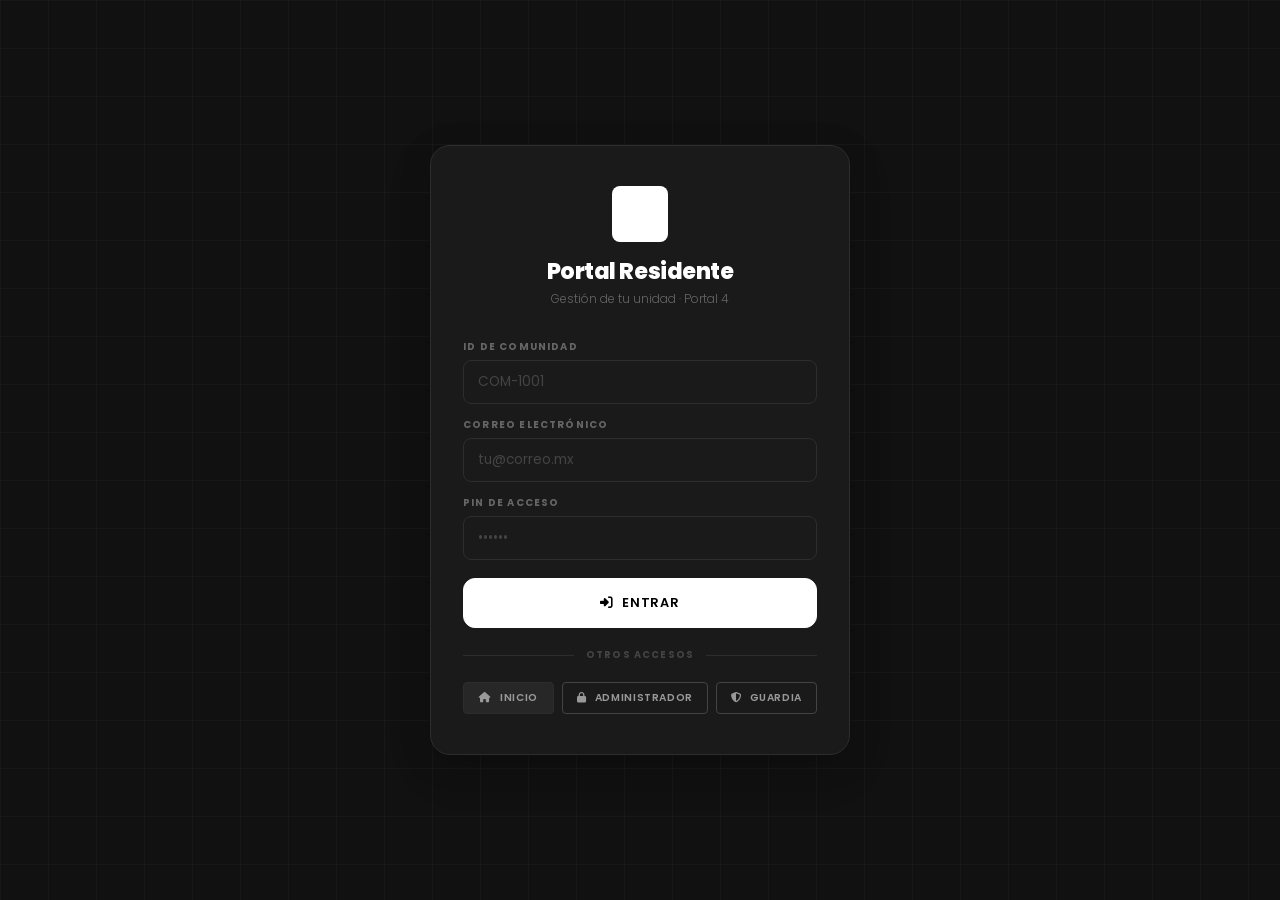
<file: residentes.html>
<!DOCTYPE html>
<html lang="es">
<head>
  <meta charset="UTF-8">
  <meta name="viewport" content="width=device-width, initial-scale=1.0">
  <title>Portal 4 — Portal Residente</title>
  <link rel="stylesheet" href="https://cdnjs.cloudflare.com/ajax/libs/font-awesome/6.5.0/css/all.min.css">
  <link rel="stylesheet" href="./assets/css/styles.css">
  <style>
    .cal-grid{display:grid;grid-template-columns:repeat(7,1fr);gap:4px;}
    .cal-cell{aspect-ratio:1;border-radius:var(--r-sm);display:flex;align-items:center;justify-content:center;font-size:.78rem;font-weight:600;cursor:pointer;transition:var(--transition);border:1px solid var(--ink-border);color:var(--slate);}
    .cal-cell.libre{border-color:rgba(63,185,80,.3);color:var(--success);background:rgba(63,185,80,.05);}
    .cal-cell.ocupado{border-color:rgba(248,81,73,.3);color:var(--danger);background:rgba(248,81,73,.05);pointer-events:none;opacity:.6;}
    .cal-cell.mia{border-color:rgba(201,120,58,.4);color:var(--copper-light);background:var(--copper-mist);}
    .cal-cell:hover.libre{background:rgba(63,185,80,.12);transform:scale(1.06);}
    .toggle-switch{position:relative;width:46px;height:24px;}
    .toggle-switch input{opacity:0;width:0;height:0;}
    .toggle-slider{position:absolute;inset:0;background:var(--ink-border);border-radius:99px;cursor:pointer;transition:.3s;}
    .toggle-slider:before{content:'';position:absolute;width:18px;height:18px;border-radius:50%;background:#fff;bottom:3px;left:3px;transition:.3s;}
    input:checked+.toggle-slider{background:var(--copper);}
    input:checked+.toggle-slider:before{transform:translateX(22px);}
    .media-card{background:var(--ink-soft);border:1px solid var(--ink-border);border-radius:var(--r-lg);overflow:hidden;transition:var(--transition);}
    .media-card:hover{border-color:var(--copper);}
  </style>
</head>
<body>

<!-- ══ LOGIN ══ -->
<div id="loginScreen" class="login-screen">
  <div class="login-card">
    <div class="login-logo">
      <div class="login-mark">4</div>
      <h2>Portal Residente</h2>
      <p>Gestión de tu unidad · Portal 4</p>
    </div>
    <div style="display:flex;flex-direction:column;gap:14px">
      <div><label class="field-label">ID de Comunidad</label><input type="text" id="rCom" class="input-field" placeholder="COM-1001" autocomplete="off" onkeydown="if(event.key==='Enter')loginRes()"></div>
      <div><label class="field-label">Correo electrónico</label><input type="email" id="rUsr" class="input-field" placeholder="tu@correo.mx" autocomplete="username" onkeydown="if(event.key==='Enter')loginRes()"></div>
      <div><label class="field-label">PIN de acceso</label><input type="password" id="rPin" class="input-field" placeholder="••••••" maxlength="6" autocomplete="current-password" onkeydown="if(event.key==='Enter')loginRes()"></div>
      <div id="rOtpWrap" style="display:none"><label class="field-label">Código 2FA</label><input type="text" id="rOtp" class="input-field" placeholder="000000" style="font-family:'DM Mono',monospace;letter-spacing:.25em;font-size:1.1rem;text-align:center" maxlength="6" inputmode="numeric"></div>
      <div id="rLoginErr" style="display:none;background:rgba(248,81,73,.08);border:1px solid rgba(248,81,73,.3);border-radius:var(--r-md);padding:10px 14px;font-size:.8rem;color:var(--danger)"></div>
      <button id="rBtn" onclick="loginRes()" class="btn btn-primary btn-lg" style="width:100%;margin-top:4px"><i class="fas fa-right-to-bracket"></i> Entrar</button>
    </div>
    <div class="login-divider" style="margin-top:1.25rem">Otros accesos</div>
    <div style="display:flex;gap:8px">
      <a href="./index.html" class="btn btn-ghost btn-sm" style="flex:1;text-decoration:none"><i class="fas fa-home"></i> Inicio</a><a href="./admin.html" class="btn btn-outline btn-sm" style="flex:1;text-decoration:none"><i class="fas fa-lock"></i> Administrador</a>
      <a href="./guardia.html" class="btn btn-outline btn-sm" style="flex:1;text-decoration:none"><i class="fas fa-shield-halved"></i> Guardia</a>
    </div>
  </div>
</div>

<!-- ══ APP SHELL ══ -->
<div id="appShell" style="display:none">
  <nav class="navbar">
    <div style="display:flex;align-items:center;gap:16px">
      <a href="#" class="navbar-brand" onclick="return false">
        <div class="navbar-logo">4</div>
        <div><div class="navbar-brand-name">Portal 4</div><div class="navbar-brand-sub" id="navCom">—</div></div>
      </a>
    </div>
    <div class="navbar-nav">
      <a href="#" class="nav-link active" onclick="sw('cuenta',this)"><i class="fas fa-wallet"></i> <span>Mi cuenta</span></a>
      <a href="#" class="nav-link" onclick="sw('amenidades',this)"><i class="fas fa-dumbbell"></i> <span>Amenidades</span></a>
      <a href="#" class="nav-link" onclick="sw('visitantes',this)"><i class="fas fa-qrcode"></i> <span>Visitantes</span></a>
      <a href="#" class="nav-link" onclick="sw('incidencias',this)"><i class="fas fa-triangle-exclamation"></i> <span>Incidencias</span></a>
      <a href="#" class="nav-link" id="rentalLink" style="display:none" onclick="sw('rental',this)"><i class="fas fa-video"></i> <span>Arrendamiento</span></a>
    </div>
    <div style="display:flex;align-items:center;gap:10px">
      <div class="nav-user"><div class="nav-avatar" id="navAv">?</div><div><div class="nav-user-name" id="navNom">—</div><div class="nav-user-role" id="navRol">—</div></div></div>
      <button class="btn-logout" onclick="logout()"><i class="fas fa-arrow-right-from-bracket"></i></button>
      <button class="hamburger" id="hbBtn" onclick="toggleMobNav()"><span></span><span></span><span></span></button>
    </div>
  </nav>
  <div class="mobile-nav" id="mobNav">
    <a href="#" class="nav-link" onclick="sw('cuenta',this);closeMobNav()"><i class="fas fa-wallet"></i> Mi cuenta</a>
    <a href="#" class="nav-link" onclick="sw('amenidades',this);closeMobNav()"><i class="fas fa-dumbbell"></i> Amenidades</a>
    <a href="#" class="nav-link" onclick="sw('visitantes',this);closeMobNav()"><i class="fas fa-qrcode"></i> Visitantes</a>
    <a href="#" class="nav-link" onclick="sw('incidencias',this);closeMobNav()"><i class="fas fa-triangle-exclamation"></i> Incidencias</a>
    <a href="#" class="nav-link" id="rentalLinkMob" style="display:none" onclick="sw('rental',this);closeMobNav()"><i class="fas fa-video"></i> Arrendamiento</a>
    <div class="divider"></div>
    <button class="btn btn-danger-ghost btn-sm" onclick="logout()" style="width:100%"><i class="fas fa-arrow-right-from-bracket"></i> Salir</button>
  </div>

  <main style="padding:20px 24px;position:relative;z-index:1">

    <!-- ═══ MI CUENTA ═══ -->
    <section id="sec-cuenta" class="page-enter">
      <div style="margin-bottom:24px"><div class="section-eyebrow">Estado de cuenta</div><h1 class="section-title">Mi Unidad</h1></div>
      <div style="display:grid;grid-template-columns:repeat(auto-fit,minmax(260px,1fr));gap:20px;margin-bottom:24px">
        <div class="card card-copper" style="padding:1.75rem">
          <div style="font-size:.65rem;font-weight:700;letter-spacing:.1em;text-transform:uppercase;color:var(--copper-light);margin-bottom:8px">Estado de cuenta</div>
          <div style="font-family:'Playfair Display',serif;font-size:2.5rem;font-weight:700" id="cuentaBalance">—</div>
          <div style="font-size:.72rem;color:var(--slate);margin-top:6px" id="cuentaEstado">Cargando…</div>
          <div class="divider" style="margin:16px 0"></div>
          <div style="display:flex;gap:8px;flex-wrap:wrap">
            <button class="btn btn-primary btn-sm" onclick="showToast('SPEI próximamente — requiere integración bancaria','info',5000)"><i class="fas fa-qrcode"></i> QR de pago</button>
            <button class="btn btn-ghost btn-sm" onclick="cargarCuenta()"><i class="fas fa-rotate-right"></i> Actualizar</button>
          </div>
        </div>
        <div class="card" style="padding:1.75rem">
          <div class="section-eyebrow" style="margin-bottom:12px">Información de unidad</div>
          <div id="unitInfo"><div class="skeleton" style="height:14px;margin-bottom:10px"></div><div class="skeleton" style="height:14px;width:70%;margin-bottom:10px"></div></div>
        </div>
        <div class="card" id="inqCard" style="display:none;padding:1.75rem">
          <div class="section-eyebrow" style="margin-bottom:12px">Control de inquilino</div>
          <p style="font-size:.8rem;color:var(--slate);margin-bottom:16px">Activa o desactiva el acceso de tu inquilino.</p>
          <div id="inqList"><p style="font-size:.8rem;color:var(--slate-light);font-style:italic">Sin inquilinos en tu unidad.</p></div>
        </div>
      </div>
      <div class="card" style="padding:1.5rem">
        <div class="section-eyebrow" style="margin-bottom:4px">Historial</div>
        <h3 style="font-family:'Playfair Display',serif;font-size:1rem;color:var(--white);margin-bottom:16px">Registro de Pagos</h3>
        <div class="p4-table-wrap"><table class="p4-table"><thead><tr><th>ID</th><th>Concepto</th><th>Período</th><th>Monto</th><th>Método</th><th>Fecha</th><th>Estado</th></tr></thead><tbody id="tbPagos"><tr><td colspan="7" style="text-align:center;padding:24px;color:var(--slate)">Cargando…</td></tr></tbody></table></div>
      </div>
    </section>

    <!-- ═══ AMENIDADES ═══ -->
    <section id="sec-amenidades" style="display:none" class="page-enter">
      <div style="display:flex;align-items:flex-start;justify-content:space-between;margin-bottom:24px;flex-wrap:wrap;gap:16px">
        <div><div class="section-eyebrow">Reservaciones</div><h1 class="section-title">Amenidades</h1></div>
      </div>
      <div id="morosaWarn" style="display:none;background:rgba(248,81,73,.08);border:1px solid rgba(248,81,73,.3);border-radius:var(--r-lg);padding:1rem;margin-bottom:16px;color:var(--danger)">
        <i class="fas fa-circle-exclamation"></i> <strong>Cuenta con adeudo:</strong> No puedes reservar hasta liquidar tu saldo pendiente.
      </div>
      <div style="display:flex;gap:10px;flex-wrap:wrap;margin-bottom:20px" id="amenBtns">
        <button class="btn btn-ghost" onclick="selAmen('Salón de eventos',this)"><i class="fas fa-champagne-glasses"></i> Salón</button>
        <button class="btn btn-outline" onclick="selAmen('Rooftop',this)"><i class="fas fa-sun"></i> Rooftop</button>
        <button class="btn btn-outline" onclick="selAmen('Gimnasio',this)"><i class="fas fa-dumbbell"></i> Gimnasio</button>
        <button class="btn btn-outline" onclick="selAmen('Alberca',this)"><i class="fas fa-person-swimming"></i> Alberca</button>
        <button class="btn btn-outline" onclick="selAmen('BBQ',this)"><i class="fas fa-fire-burner"></i> BBQ</button>
      </div>
      <div style="display:grid;grid-template-columns:auto 1fr;gap:20px;align-items:start" id="amenGrid">
        <div class="card" style="padding:1.5rem;min-width:290px;max-width:340px">
          <div style="display:flex;align-items:center;justify-content:space-between;margin-bottom:14px">
            <button class="btn btn-outline btn-sm" onclick="cambiarMes(-1)"><i class="fas fa-chevron-left"></i></button>
            <h3 style="font-family:'Playfair Display',serif;font-size:.9rem" id="calTitle">—</h3>
            <button class="btn btn-outline btn-sm" onclick="cambiarMes(1)"><i class="fas fa-chevron-right"></i></button>
          </div>
          <div style="display:grid;grid-template-columns:repeat(7,1fr);gap:4px;margin-bottom:6px">
            <div style="text-align:center;font-size:.6rem;color:var(--slate-light)">L</div><div style="text-align:center;font-size:.6rem;color:var(--slate-light)">M</div>
            <div style="text-align:center;font-size:.6rem;color:var(--slate-light)">X</div><div style="text-align:center;font-size:.6rem;color:var(--slate-light)">J</div>
            <div style="text-align:center;font-size:.6rem;color:var(--slate-light)">V</div><div style="text-align:center;font-size:.6rem;color:var(--slate-light)">S</div>
            <div style="text-align:center;font-size:.6rem;color:var(--slate-light)">D</div>
          </div>
          <div class="cal-grid" id="calGrid"></div>
          <div style="display:flex;gap:10px;margin-top:12px;font-size:.65rem;flex-wrap:wrap">
            <span style="color:var(--success)">● Libre</span><span style="color:var(--danger)">● Ocupado</span><span style="color:var(--copper-light)">● Tuya</span>
          </div>
        </div>
        <div class="card" style="padding:1.5rem">
          <div class="section-eyebrow" style="margin-bottom:8px">Nueva reserva</div>
          <div style="display:flex;flex-direction:column;gap:12px">
            <div><label class="field-label">Amenidad</label><input class="input-field" id="resAmen" readonly></div>
            <div><label class="field-label">Fecha</label><input class="input-field" id="resFecha" type="date"></div>
            <div><label class="field-label">Hora</label><select class="input-field" id="resHora"><option>08:00</option><option>09:00</option><option>10:00</option><option>11:00</option><option>12:00</option><option>14:00</option><option>15:00</option><option>16:00</option><option>17:00</option><option>18:00</option><option>19:00</option><option>20:00</option></select></div>
            <div><label class="field-label">Duración</label><select class="input-field" id="resDur"><option value="1hr">1 hora</option><option value="2hr">2 horas</option><option value="3hr">3 horas</option><option value="Todo el día">Todo el día</option></select></div>
            <button class="btn btn-primary" id="btnReservar" onclick="reservar()"><i class="fas fa-calendar-check"></i> Confirmar reserva</button>
          </div>
          <div class="divider"></div>
          <div class="section-eyebrow" style="margin-bottom:10px">Mis reservaciones</div>
          <div id="misReservas"><p style="font-size:.78rem;color:var(--slate)">Cargando…</p></div>
        </div>
      </div>
    </section>

    <!-- ═══ VISITANTES ═══ -->
    <section id="sec-visitantes" style="display:none" class="page-enter">
      <div style="display:flex;align-items:flex-start;justify-content:space-between;margin-bottom:24px;flex-wrap:wrap;gap:16px">
        <div><div class="section-eyebrow">Control de acceso</div><h1 class="section-title">Mis Visitantes</h1></div>
        <button class="btn btn-primary btn-sm" onclick="abrirModal('modalVis')"><i class="fas fa-plus"></i> Invitar visitante</button>
      </div>
      <div style="display:grid;grid-template-columns:repeat(auto-fill,minmax(300px,1fr));gap:16px" id="gridVis">
        <div class="skeleton" style="height:200px;border-radius:var(--r-xl)"></div>
        <div class="skeleton" style="height:200px;border-radius:var(--r-xl)"></div>
      </div>
    </section>

    <!-- ═══ INCIDENCIAS ═══ -->
    <section id="sec-incidencias" style="display:none" class="page-enter">
      <div style="display:flex;align-items:flex-start;justify-content:space-between;margin-bottom:24px;flex-wrap:wrap;gap:16px">
        <div><div class="section-eyebrow">Soporte</div><h1 class="section-title">Mis Incidencias</h1></div>
        <button class="btn btn-primary btn-sm" onclick="abrirModal('modalInc')"><i class="fas fa-plus"></i> Reportar incidencia</button>
      </div>
      <div style="display:grid;grid-template-columns:repeat(auto-fill,minmax(300px,1fr));gap:16px" id="gridInc">
        <div class="skeleton" style="height:180px;border-radius:var(--r-xl)"></div>
      </div>
    </section>

    <!-- ═══ RENTAL ═══ -->
    <section id="sec-rental" style="display:none" class="page-enter">
      <div style="display:flex;align-items:flex-start;justify-content:space-between;margin-bottom:24px;flex-wrap:wrap;gap:16px">
        <div><div class="section-eyebrow">Portal Arrendamiento</div><h1 class="section-title">Medios de tu Unidad</h1></div>
        <button class="btn btn-primary btn-sm" onclick="abrirModal('modalMedia')"><i class="fas fa-plus"></i> Subir media</button>
      </div>
      <p style="font-size:.83rem;color:var(--slate);margin-bottom:20px">Sube fotos, videos e instructivos que tus inquilinos verán en el portal. Tu contacto permanece oculto por defecto.</p>
      <div class="card" style="padding:1.25rem;display:flex;align-items:center;justify-content:space-between;gap:16px;flex-wrap:wrap;margin-bottom:20px">
        <div><div style="font-weight:700;font-size:.88rem;margin-bottom:3px">Ocultar datos de contacto al inquilino</div><div style="font-size:.75rem;color:var(--slate)">Tu email y teléfono no serán visibles.</div></div>
        <label class="toggle-switch"><input type="checkbox" id="privToggle" checked><span class="toggle-slider"></span></label>
      </div>
      <div style="display:grid;grid-template-columns:repeat(auto-fill,minmax(260px,1fr));gap:16px" id="gridMedia">
        <div class="skeleton" style="height:200px;border-radius:var(--r-xl)"></div>
      </div>
    </section>
  </main>
</div>

<!-- ══ MODALS ══ -->
<div id="modalVis" class="modal-overlay hidden">
  <div class="modal-box">
    <div class="modal-header"><h3 class="modal-title">Invitar Visitante</h3><button class="btn-logout" onclick="cerrarModal('modalVis')"><i class="fas fa-times"></i></button></div>
    <div class="modal-body" style="display:flex;flex-direction:column;gap:14px">
      <div><label class="field-label">Nombre del visitante</label><input class="input-field" id="visNom" placeholder="Nombre completo"></div>
      <div style="display:grid;grid-template-columns:1fr 1fr;gap:12px">
        <div><label class="field-label">Fecha de visita</label><input class="input-field" id="visFecha" type="date"></div>
        <div><label class="field-label">Hora aproximada</label><input class="input-field" id="visHora" type="time"></div>
      </div>
      <div><label class="field-label">Placa (opcional)</label><input class="input-field" id="visPlaca" placeholder="ABC-1234"></div>
    </div>
    <div class="modal-footer"><button class="btn btn-outline btn-sm" onclick="cerrarModal('modalVis')">Cancelar</button><button class="btn btn-primary btn-sm" onclick="generarPase()"><i class="fas fa-qrcode"></i> Generar pase QR</button></div>
  </div>
</div>

<div id="modalQRGen" class="modal-overlay hidden">
  <div class="modal-box">
    <div class="modal-header"><h3 class="modal-title">Pase de Acceso Generado</h3><button class="btn-logout" onclick="cerrarModal('modalQRGen')"><i class="fas fa-times"></i></button></div>
    <div class="modal-body" style="text-align:center">
      <div id="qrGenImg" style="margin:0 auto 16px"></div>
      <div style="font-family:'DM Mono',monospace;font-size:1.5rem;font-weight:700;letter-spacing:.15em;color:var(--copper-light);margin-bottom:8px" id="qrGenCod"></div>
      <p style="font-size:.8rem;color:var(--slate);margin-bottom:16px">Muestra este QR o el código al guardia de seguridad.</p>
      <button class="btn btn-ghost btn-sm" onclick="copyToClipboard(document.getElementById('qrGenCod').textContent,this)"><i class="fas fa-copy"></i> Copiar código</button>
    </div>
    <div class="modal-footer"><button class="btn btn-primary btn-sm" onclick="cerrarModal('modalQRGen')">Cerrar</button></div>
  </div>
</div>

<div id="modalInc" class="modal-overlay hidden">
  <div class="modal-box">
    <div class="modal-header"><h3 class="modal-title">Reportar Incidencia</h3><button class="btn-logout" onclick="cerrarModal('modalInc')"><i class="fas fa-times"></i></button></div>
    <div class="modal-body" style="display:flex;flex-direction:column;gap:14px">
      <div style="display:grid;grid-template-columns:1fr 1fr;gap:12px">
        <div><label class="field-label">Categoría</label><select class="input-field" id="incCat"><option>Mantenimiento</option><option>Seguridad</option><option>Ruido</option><option>Limpieza</option><option>General</option></select></div>
        <div><label class="field-label">Título</label><input class="input-field" id="incTit" placeholder="Breve descripción"></div>
      </div>
      <div><label class="field-label">Descripción detallada</label><textarea class="input-field" id="incDesc" rows="4" placeholder="Explica la situación…"></textarea></div>
    </div>
    <div class="modal-footer"><button class="btn btn-outline btn-sm" onclick="cerrarModal('modalInc')">Cancelar</button><button class="btn btn-primary btn-sm" onclick="crearIncidencia()"><i class="fas fa-paper-plane"></i> Enviar reporte</button></div>
  </div>
</div>

<div id="modalMedia" class="modal-overlay hidden">
  <div class="modal-box">
    <div class="modal-header"><h3 class="modal-title">Subir Contenido</h3><button class="btn-logout" onclick="cerrarModal('modalMedia')"><i class="fas fa-times"></i></button></div>
    <div class="modal-body" style="display:flex;flex-direction:column;gap:14px">
      <div><label class="field-label">Título</label><input class="input-field" id="medTit" placeholder="Ej. Instrucciones calentador"></div>
      <div><label class="field-label">Tipo</label><select class="input-field" id="medTipo"><option value="imagen">Imagen</option><option value="video">Video</option><option value="documento">Documento / PDF</option></select></div>
      <div>
        <label class="field-label">Archivo</label>
        <div class="file-drop" onclick="document.getElementById('medFile').click()">
          <i class="fas fa-cloud-upload-alt" style="font-size:2rem;color:var(--copper-light);display:block;margin-bottom:8px"></i>
          <p style="font-size:.82rem;color:var(--slate)">Haz clic para seleccionar</p>
          <p style="font-size:.7rem;color:var(--slate-light)">Imágenes, videos, PDFs · Máx 10 MB</p>
          <input type="file" id="medFile" accept="image/*,video/*,.pdf" onchange="medFileSelected(this)">
        </div>
        <p id="medFileName" style="font-size:.72rem;color:var(--copper-light);margin-top:6px;display:none"></p>
      </div>
    </div>
    <div class="modal-footer"><button class="btn btn-outline btn-sm" onclick="cerrarModal('modalMedia')">Cancelar</button><button class="btn btn-primary btn-sm" onclick="subirMedia()"><i class="fas fa-upload"></i> Subir</button></div>
  </div>
</div>

<script src="./assets/js/api.js"></script>
<script>
/* ══════════════════════════════════════════════════════════
   PORTAL 4 — residentes.html  v2.1
══════════════════════════════════════════════════════════ */
let comunidadId = '', miUnidad = '', miRol = '';
let amenSel = 'Salón de eventos', calMes = new Date();
let reservasCache = [], isMoroso = false, mediaFile = null;

window.addEventListener('DOMContentLoaded', () => {
  const s = Session.get();
  if (s && ['propietario','inquilino','presidente','admin'].includes(s.role)) {
    comunidadId = s.comunidadId; miUnidad = s.unidad; miRol = s.role;
    mostrarApp(s);
  }
  document.getElementById('resFecha').value = new Date().toISOString().slice(0,10);
  document.getElementById('resAmen').value  = amenSel;
  document.querySelectorAll('.modal-overlay').forEach(m => m.addEventListener('click', e => { if(e.target===m) m.classList.add('hidden'); }));
  renderCalendario();
});

async function loginRes() {
  const btn    = document.getElementById('rBtn');
  const errEl  = document.getElementById('rLoginErr');
  const comId  = document.getElementById('rCom').value.trim();
  const usuario = document.getElementById('rUsr').value.trim();
  const pin    = document.getElementById('rPin').value.trim();
  const otp    = document.getElementById('rOtp')?.value.replace(/\s/g,'').trim() || '';
  errEl.style.display = 'none';
  if (!comId||!usuario||!pin) { errEl.textContent='Completa todos los campos.'; errEl.style.display='block'; return; }
  btn.disabled=true; btn.innerHTML='<i class="fas fa-spinner fa-spin"></i> Verificando…';
  try {
    const res = await apiPost('LOGIN', { comunidadId: comId }, { usuario, pin, otpCode:otp, comunidadId:comId });
    const allowed = ['propietario','inquilino','presidente','admin'];
    if (!allowed.includes(res.role)) { errEl.textContent='Acceso no permitido para este rol.'; errEl.style.display='block'; return; }
    Session.set({ usuario, token:res.token, role:res.role, nombre:res.nombre, comunidadId:comId, unidad:res.unidad||'' });
    comunidadId=comId; miUnidad=res.unidad||''; miRol=res.role;
    mostrarApp(res);
  } catch(err) { errEl.textContent=err.message; errEl.style.display='block'; }
  finally { btn.disabled=false; btn.innerHTML='<i class="fas fa-right-to-bracket"></i> Entrar'; }
}

function mostrarApp(s) {
  document.getElementById('loginScreen').style.display='none';
  document.getElementById('appShell').style.display='block';
  const n=s.nombre||'—';
  document.getElementById('navNom').textContent=n;
  document.getElementById('navRol').textContent=(s.role||'').toUpperCase();
  document.getElementById('navAv').textContent=n.charAt(0).toUpperCase();
  document.getElementById('navCom').textContent=comunidadId;
  if (miRol==='propietario') {
    document.getElementById('rentalLink').style.display='flex';
    document.getElementById('inqCard').style.display='block';
  }
  cargarCuenta();
  cargarMisReservas();
  cargarMisVisitantes();
  cargarMisIncidencias();
  if (miRol==='propietario') cargarMedia();
}

function logout() { Session.clear(); location.reload(); }
function sw(sec,el) {
  document.querySelectorAll('section[id^="sec-"]').forEach(s=>s.style.display='none');
  document.getElementById('sec-'+sec).style.display='block';
  document.querySelectorAll('.nav-link').forEach(l=>l.classList.remove('active'));
  if(el) el.classList.add('active');
}
function toggleMobNav(){ document.getElementById('mobNav').classList.toggle('open'); document.getElementById('hbBtn').classList.toggle('open'); }
function closeMobNav() { document.getElementById('mobNav').classList.remove('open'); document.getElementById('hbBtn').classList.remove('open'); }
function abrirModal(id)  { document.getElementById(id).classList.remove('hidden'); }
function cerrarModal(id) { document.getElementById(id).classList.add('hidden'); }

/* ── Mi Cuenta ── */
async function cargarCuenta() {
  try {
    const res = await apiPost('CONSULTAR_ESTADO_CUENTA', { comunidadId, unidad:miUnidad });
    const prop  = res.propiedad || [];
    const pagos = res.pagos    || [];
    isMoroso = prop[8] === 'Moroso';
    const balEl = document.getElementById('cuentaBalance');
    balEl.style.color   = isMoroso ? 'var(--danger)' : 'var(--success)';
    balEl.textContent   = isMoroso ? 'CON ADEUDO' : 'AL CORRIENTE';
    document.getElementById('cuentaEstado').textContent = `Unidad ${miUnidad} · ${prop[8]||'—'}`;
    document.getElementById('morosaWarn').style.display = isMoroso ? 'block' : 'none';
    const btn = document.getElementById('btnReservar');
    if (isMoroso) { btn.disabled=true; btn.title='Saldo pendiente'; }
    document.getElementById('unitInfo').innerHTML = [
      ['Torre','1',prop[1]||'—'],['Unidad','2',prop[2]||miUnidad],['Propietario','4',prop[4]||'—'],
      ['Superficie','5',(prop[5]?prop[5]+' m²':'—')],['Estacionamiento','6',prop[6]||'—'],['Bodega','7',prop[7]||'—'],
    ].map(([k,,v])=>`<div style="display:flex;justify-content:space-between;align-items:center;padding:6px 0;border-bottom:1px solid var(--ink-border-soft)"><span style="font-size:.7rem;color:var(--slate);text-transform:uppercase;letter-spacing:.07em">${k}</span><span style="font-size:.82rem;font-weight:600">${v}</span></div>`).join('');
    document.getElementById('tbPagos').innerHTML = pagos.length
      ? pagos.map(r=>`<tr><td class="mono">${esc(r[0])}</td><td>${esc(r[3])}</td><td>${esc(r[7])||'—'}</td><td style="color:var(--success);font-weight:700">${fmtMXN(r[4])}</td><td>${esc(r[5])}</td><td style="color:var(--slate)">${fmtDate(r[8])}</td><td><span class="badge badge-active">${esc(r[10])}</span></td></tr>`).join('')
      : '<tr><td colspan="7" style="text-align:center;padding:20px;color:var(--slate)">Sin pagos registrados.</td></tr>';
  } catch(err) { showToast('Error cuenta: '+err.message,'error'); }
}

/* ── Amenidades ── */
function selAmen(nombre,btn) {
  amenSel=nombre; document.getElementById('resAmen').value=nombre;
  document.querySelectorAll('#amenBtns .btn').forEach(b=>b.className=b.className.replace('btn-ghost','btn-outline'));
  btn.className=btn.className.replace('btn-outline','btn-ghost');
  renderCalendario();
}
function cambiarMes(d) { calMes.setMonth(calMes.getMonth()+d); renderCalendario(); }
function renderCalendario() {
  const y=calMes.getFullYear(), m=calMes.getMonth();
  document.getElementById('calTitle').textContent=new Date(y,m,1).toLocaleDateString('es-MX',{month:'long',year:'numeric'});
  const dias=new Date(y,m+1,0).getDate(), start=(new Date(y,m,1).getDay()+6)%7;
  let html='<div></div>'.repeat(start);
  for(let d=1;d<=dias;d++){
    const ds=`${y}-${String(m+1).padStart(2,'0')}-${String(d).padStart(2,'0')}`;
    const mine =reservasCache.some(r=>r.amenidad===amenSel&&r.fecha===ds&&r.unidad===miUnidad&&r.estado!=='Cancelado');
    const taken=reservasCache.some(r=>r.amenidad===amenSel&&r.fecha===ds&&r.estado!=='Cancelado');
    html+=`<div class="cal-cell ${mine?'mia':taken?'ocupado':'libre'}" onclick="selFecha('${ds}')" title="${ds}">${d}</div>`;
  }
  document.getElementById('calGrid').innerHTML=html;
}
function selFecha(d) { document.getElementById('resFecha').value=d; }

async function cargarMisReservas() {
  try {
    const res = await apiPost('LEER_AMENIDADES', { comunidadId });
    const all  = Array.isArray(res) ? res.slice(1) : [];
    reservasCache = all.map(r=>({id:r[0],unidad:r[1],amenidad:r[2],fecha:r[3],hora:r[4],dur:r[5],residente:r[6],estado:r[8]}));
    const mias = reservasCache.filter(r=>r.unidad===miUnidad&&r.estado!=='Cancelado');
    renderCalendario();
    document.getElementById('misReservas').innerHTML = mias.length
      ? mias.map(r=>`<div style="background:var(--ink-soft);border:1px solid var(--ink-border);border-radius:var(--r-md);padding:10px 12px;display:flex;justify-content:space-between;align-items:center;gap:8px;margin-bottom:8px">
          <div><div style="font-size:.78rem;font-weight:700">${esc(r.amenidad)}</div><div style="font-size:.68rem;color:var(--slate)">${esc(r.fecha)} · ${esc(r.hora)}</div></div>
          <div style="display:flex;align-items:center;gap:6px">
            <span class="badge badge-active">${esc(r.estado)}</span>
            <button class="btn btn-xs btn-danger-ghost" onclick="cancelarRes('${esc(r.id)}')">✕</button>
          </div>
        </div>`).join('')
      : '<p style="font-size:.77rem;color:var(--slate);font-style:italic">Sin reservaciones activas.</p>';
  } catch {}
}

async function reservar() {
  if(isMoroso) { showToast('No puedes reservar con saldo pendiente','error'); return; }
  try {
    const res = await apiPost('RESERVAR_AMENIDAD', {
      comunidadId, amenidad:document.getElementById('resAmen').value,
      fecha:document.getElementById('resFecha').value,
      hora: document.getElementById('resHora').value,
      duracion:document.getElementById('resDur').value
    });
    showToast('Reserva confirmada: '+res.id,'success');
    cargarMisReservas();
  } catch(err) { showToast('Error: '+err.message,'error'); }
}

async function cancelarRes(id) {
  if(!confirm('¿Cancelar esta reserva?')) return;
  try { await apiPost('CANCELAR_RESERVA',{comunidadId,id}); showToast('Cancelada','warning'); cargarMisReservas(); }
  catch(err) { showToast('Error: '+err.message,'error'); }
}

/* ── Visitantes ── */
async function cargarMisVisitantes() {
  try {
    const res = await apiPost('LEER_VISITANTES', { comunidadId });
    const all = Array.isArray(res) ? res.slice(1) : [];
    const mios = all.filter(r=>r[2]===miUnidad);
    document.getElementById('gridVis').innerHTML = mios.length
      ? mios.map(r=>`<div class="card card-hover" style="padding:1.25rem">
          <div style="display:flex;justify-content:space-between;align-items:flex-start;margin-bottom:10px">
            <span class="mono" style="font-size:.7rem;color:var(--copper-light)">${esc(r[0])}</span>
            <span class="badge badge-${r[9]==='Vigente'?'active':r[9]==='Usado'?'guard':'moroso'}">${esc(r[9])}</span>
          </div>
          <div style="font-weight:700;font-size:.92rem;margin-bottom:6px">${esc(r[4])}</div>
          <div style="font-size:.75rem;color:var(--slate);margin-bottom:12px"><i class="fas fa-calendar"></i> ${esc(r[5])} ${r[6]?'· '+r[6]:''} ${r[7]?'<br><i class="fas fa-car"></i> '+esc(r[7]):''}</div>
          <img src="${qrUrl(r[1],80)}" width="80" height="80" style="border-radius:var(--r-sm);display:block;margin-bottom:10px" onerror="this.style.display='none'">
          <div style="font-family:'DM Mono',monospace;font-size:.8rem;letter-spacing:.12em;color:var(--copper-light);font-weight:700">${esc(r[1])}</div>
        </div>`).join('')
      : '<p style="color:var(--slate);grid-column:1/-1;padding:24px">Sin visitantes registrados.</p>';
  } catch(err) { showToast('Error visitantes: '+err.message,'error'); }
}

async function generarPase() {
  try {
    const res = await apiPost('GENERAR_PASE_VISITANTE', {
      comunidadId,
      nombreVisitante: document.getElementById('visNom').value.trim(),
      fechaVisita: document.getElementById('visFecha').value,
      horaVisita:  document.getElementById('visHora').value,
      placa:       document.getElementById('visPlaca').value.trim()
    });
    cerrarModal('modalVis');
    document.getElementById('qrGenCod').textContent=res.codigo;
    document.getElementById('qrGenImg').innerHTML=`<img src="${qrUrl(res.codigo,160)}" width="160" height="160" style="border-radius:var(--r-md)">`;
    abrirModal('modalQRGen');
    showToast('Pase generado: '+res.codigo,'success');
    cargarMisVisitantes();
  } catch(err) { showToast('Error: '+err.message,'error'); }
}

/* ── Incidencias ── */
async function cargarMisIncidencias() {
  try {
    const res  = await apiPost('LEER_INCIDENCIAS', { comunidadId });
    const rows = Array.isArray(res) ? res.slice(1) : [];
    document.getElementById('gridInc').innerHTML = rows.length
      ? rows.map(r=>`<div class="card" style="padding:1.25rem">
          <div style="display:flex;justify-content:space-between;margin-bottom:8px">
            <span class="mono" style="font-size:.68rem;color:var(--copper-light)">${esc(r[0])}</span>
            <span class="badge badge-${r[7]==='Abierto'?'moroso':r[7]==='Resuelto'||r[7]==='Cerrado'?'active':'pending'}">${esc(r[7])}</span>
          </div>
          <div style="font-weight:700;margin-bottom:6px">${esc(r[4])}</div>
          <p style="font-size:.77rem;color:var(--slate);line-height:1.5;margin-bottom:10px">${esc(r[5])}</p>
          ${r[8]?`<div style="background:var(--ink-soft);border-left:3px solid var(--copper);padding:10px;border-radius:0 var(--r-sm) var(--r-sm) 0;font-size:.75rem;color:var(--white)"><div style="font-size:.62rem;color:var(--copper-light);margin-bottom:4px">RESPUESTA ADMIN</div>${esc(r[8])}</div>`
              :'<div style="font-size:.72rem;color:var(--slate-light);font-style:italic">Esperando respuesta.</div>'}
        </div>`).join('')
      : '<p style="color:var(--slate);grid-column:1/-1;padding:24px">Sin incidencias reportadas.</p>';
  } catch {}
}

async function crearIncidencia() {
  const t=document.getElementById('incTit').value.trim(), d=document.getElementById('incDesc').value.trim();
  if(!t||!d) { showToast('Completa todos los campos','warning'); return; }
  try {
    await apiPost('CREAR_INCIDENCIA', { comunidadId, categoria:document.getElementById('incCat').value, titulo:t, descripcion:d });
    cerrarModal('modalInc'); showToast('Incidencia enviada','success'); cargarMisIncidencias();
  } catch(err) { showToast('Error: '+err.message,'error'); }
}

/* ── Rental media ── */
async function cargarMedia() {
  try {
    const res  = await apiPost('LEER_MEDIA_PROPIEDAD', { comunidadId, unidad:miUnidad });
    const rows = Array.isArray(res) ? res : [];
    const icons = { imagen:'fa-image', video:'fa-video', documento:'fa-file-pdf' };
    document.getElementById('gridMedia').innerHTML = rows.length
      ? rows.map(r=>`<div class="media-card"><div style="aspect-ratio:16/9;display:flex;align-items:center;justify-content:center;background:var(--ink-border);font-size:2.5rem;color:var(--slate-light)"><i class="fas ${icons[r[1]]||'fa-file'}"></i></div><div style="padding:12px"><div style="font-weight:700;font-size:.85rem;margin-bottom:4px">${esc(r[2]||'Sin título')}</div><div style="font-size:.7rem;color:var(--slate)">${esc(r[1])} · ${fmtDate(r[4])}</div><a href="${esc(r[3])}" target="_blank" class="btn btn-ghost btn-sm" style="margin-top:10px;width:100%;text-decoration:none"><i class="fas fa-external-link-alt"></i> Abrir</a></div></div>`).join('')
      : '<p style="color:var(--slate);grid-column:1/-1;padding:24px">Sin contenido subido aún.</p>';
  } catch {}
}

function medFileSelected(input) {
  mediaFile=input.files[0];
  const el=document.getElementById('medFileName');
  if(mediaFile) { el.textContent=mediaFile.name; el.style.display='block'; }
}

async function subirMedia() {
  if(!mediaFile) { showToast('Selecciona un archivo','warning'); return; }
  try {
    const b64=await fileToBase64(mediaFile);
    await apiPost('SUBIR_MEDIA_PROPIEDAD', {
      comunidadId, unidad:miUnidad, archivoBase64:b64, archivoNombre:mediaFile.name,
      tipo:document.getElementById('medTipo').value, titulo:document.getElementById('medTit').value.trim()
    });
    cerrarModal('modalMedia'); showToast('Archivo subido','success'); mediaFile=null; cargarMedia();
  } catch(err) { showToast('Error: '+err.message,'error'); }
}
</script>
</body>
</html>
</file>
<file: assets/css/styles.css>
/* ================================================================
   PORTAL 4 — Design System  v4.0
   Brand identity: Portal for homes
   Palette: Negro #000000 · Blanco #FFFFFF · Grises #1A1A1A / #666666 / #E5E5E5
   Typography: Poppins (primary) · Montserrat (secondary) · DM Mono (data)
   ================================================================ */

@import url('https://fonts.googleapis.com/css2?family=Poppins:ital,wght@0,300;0,400;0,500;0,600;0,700;0,800;1,300;1,400;1,600&family=Montserrat:wght@400;500;600;700&family=DM+Mono:wght@400;500&display=swap');

/* ── Design Tokens ─────────────────────────────────────────── */
:root {
  /* Brand palette — exact from identity document */
  --black:         #000000;
  --white:         #FFFFFF;
  --gray-900:      #111111;
  --gray-800:      #1A1A1A;
  --gray-700:      #2D2D2D;
  --gray-600:      #444444;
  --gray-500:      #666666;
  --gray-400:      #999999;
  --gray-300:      #CCCCCC;
  --gray-200:      #E5E5E5;
  --gray-100:      #F2F2F2;
  --gray-50:       #F8F8F8;

  /* Semantic aliases — used across all components */
  --ink:           var(--gray-900);
  --ink-soft:      var(--gray-800);
  --ink-card:      var(--gray-700);
  --ink-border:    var(--gray-600);
  --ink-border-soft: var(--gray-700);

  /* Status colors — unchanged, these are functional not brand */
  --success:       #3FB950;
  --danger:        #F85149;
  --warning:       #D29922;
  --info:          #58A6FF;

  /* Accent — brand primary action uses black on white, white on black */
  /* "copper" alias kept so HTML files require zero changes */
  --copper:        var(--black);
  --copper-light:  var(--gray-400);
  --copper-mist:   rgba(0,0,0,.06);
  --copper-glow:   rgba(0,0,0,.12);
  --gold:          var(--gray-800);
  --gold-mist:     rgba(0,0,0,.04);

  /* Kept for compatibility */
  --champagne:     var(--gray-100);
  --champagne-deep:var(--gray-200);
  --champagne-soft:var(--gray-200);
  --slate:         var(--gray-500);
  --slate-light:   var(--gray-400);
  --white-soft:    rgba(255,255,255,.8);

  /* Radius — tighter, more architectural */
  --r-sm:   4px;
  --r-md:   8px;
  --r-lg:   12px;
  --r-xl:   16px;
  --r-2xl:  20px;

  /* Shadows — subtle, black-based */
  --shadow-sm:     0 1px 4px rgba(0,0,0,.08), 0 2px 8px rgba(0,0,0,.06);
  --shadow-md:     0 4px 16px rgba(0,0,0,.12), 0 8px 24px rgba(0,0,0,.08);
  --shadow-lg:     0 8px 32px rgba(0,0,0,.16), 0 16px 48px rgba(0,0,0,.10);
  --shadow-copper: 0 4px 20px rgba(0,0,0,.20);

  --transition: all .2s cubic-bezier(.4,0,.2,1);
}

/* ── Reset ──────────────────────────────────────────────────── */
*, *::before, *::after { box-sizing: border-box; margin: 0; padding: 0; }
html { scroll-behavior: smooth; }
body {
  font-family: 'Poppins', system-ui, sans-serif;
  background: var(--ink);
  color: var(--white);
  min-height: 100vh;
  -webkit-font-smoothing: antialiased;
  -moz-osx-font-smoothing: grayscale;
  overflow-x: hidden;
}

/* ── Background — clean, no texture ────────────────────────── */
body::before {
  content: '';
  position: fixed; inset: 0; pointer-events: none; z-index: 0;
  /* Very subtle grid — matches architectural aesthetic */
  background-image:
    linear-gradient(rgba(255,255,255,.025) 1px, transparent 1px),
    linear-gradient(90deg, rgba(255,255,255,.025) 1px, transparent 1px);
  background-size: 48px 48px;
}

/* ── Scrollbar ──────────────────────────────────────────────── */
::-webkit-scrollbar { width: 4px; }
::-webkit-scrollbar-track { background: var(--ink); }
::-webkit-scrollbar-thumb { background: var(--gray-700); border-radius: 2px; }
::-webkit-scrollbar-thumb:hover { background: var(--gray-500); }

/* ── Navbar ─────────────────────────────────────────────────── */
.navbar {
  background: rgba(17,17,17,.95);
  backdrop-filter: blur(20px);
  -webkit-backdrop-filter: blur(20px);
  border-bottom: 1px solid var(--gray-700);
  position: sticky; top: 0; z-index: 100;
  padding: 0 2rem; height: 64px;
  display: flex; align-items: center; justify-content: space-between; gap: 1rem;
}

.navbar-brand { display: flex; align-items: center; gap: 12px; text-decoration: none; }

/* Logo mark — now uses inline SVG in HTML; this styles a fallback text mark */
.navbar-logo {
  width: 36px; height: 36px;
  background: var(--white);
  border-radius: var(--r-sm);
  display: flex; align-items: center; justify-content: center;
  font-family: 'Poppins', sans-serif;
  font-weight: 800; font-size: .9rem;
  color: var(--black);
  flex-shrink: 0;
}

.navbar-brand-name {
  font-family: 'Poppins', sans-serif;
  font-size: .95rem; font-weight: 700;
  color: var(--white); letter-spacing: -.01em;
}
.navbar-brand-sub {
  font-size: .58rem; color: var(--gray-500);
  font-weight: 400; letter-spacing: .1em;
  text-transform: uppercase; margin-top: 2px;
}
.navbar-tagline {
  font-size: .72rem; color: var(--gray-500);
  padding-left: 16px;
  border-left: 1px solid var(--gray-700);
  font-weight: 300;
}

.navbar-nav { display: flex; align-items: center; gap: 2px; }

.nav-link {
  font-size: .7rem; font-weight: 600;
  letter-spacing: .08em; text-transform: uppercase;
  color: var(--gray-500);
  padding: 6px 14px; border-radius: var(--r-sm);
  text-decoration: none; transition: var(--transition);
  display: flex; align-items: center; gap: 7px; white-space: nowrap;
}
.nav-link:hover { background: var(--gray-800); color: var(--white); }
.nav-link.active {
  background: var(--white); color: var(--black);
  border: 1px solid var(--white);
}

.nav-user {
  display: flex; align-items: center; gap: 10px;
  padding: 5px 12px;
  background: var(--gray-800);
  border: 1px solid var(--gray-700);
  border-radius: var(--r-md);
}
.nav-avatar {
  width: 28px; height: 28px; border-radius: 50%;
  background: var(--white);
  display: flex; align-items: center; justify-content: center;
  font-size: .65rem; font-weight: 800; color: var(--black);
}
.nav-user-name { font-size: .72rem; font-weight: 700; color: var(--white); text-transform: uppercase; letter-spacing: .04em; }
.nav-user-role { font-size: .58rem; color: var(--gray-500); font-weight: 400; }

.btn-logout {
  width: 32px; height: 32px; border-radius: var(--r-sm);
  border: 1px solid rgba(248,81,73,.3);
  background: rgba(248,81,73,.08);
  color: var(--danger);
  cursor: pointer;
  display: flex; align-items: center; justify-content: center;
  transition: var(--transition); font-size: .78rem;
}
.btn-logout:hover { background: var(--danger); color: #fff; border-color: var(--danger); }

/* ── Hamburger ──────────────────────────────────────────────── */
.hamburger {
  display: none; flex-direction: column; gap: 4px;
  cursor: pointer; padding: 4px; background: none; border: none;
}
.hamburger span { width: 20px; height: 1.5px; background: var(--white); border-radius: 1px; transition: var(--transition); }
.hamburger.open span:nth-child(1) { transform: rotate(45deg) translate(4px, 4px); }
.hamburger.open span:nth-child(2) { opacity: 0; }
.hamburger.open span:nth-child(3) { transform: rotate(-45deg) translate(4px, -4px); }

/* ── Mobile nav ─────────────────────────────────────────────── */
.mobile-nav {
  display: none;
  position: fixed; inset: 64px 0 0 0;
  background: rgba(17,17,17,.98);
  backdrop-filter: blur(24px);
  z-index: 99; padding: 2rem;
  flex-direction: column; gap: 6px;
  overflow-y: auto;
  animation: slideDown .2s ease;
}
.mobile-nav.open { display: flex; }
@keyframes slideDown { from { opacity:0; transform:translateY(-8px); } to { opacity:1; transform:none; } }
.mobile-nav .nav-link { font-size: .82rem; padding: 13px 16px; border-radius: var(--r-md); border: 1px solid transparent; }
.mobile-nav .nav-link:hover,
.mobile-nav .nav-link.active { border-color: var(--gray-700); background: var(--gray-800); color: var(--white); }

/* ── Cards ──────────────────────────────────────────────────── */
.card {
  background: var(--gray-800);
  border: 1px solid var(--gray-700);
  border-radius: var(--r-xl);
  box-shadow: var(--shadow-sm);
  transition: var(--transition);
  position: relative;
}
.card-hover:hover { transform: translateY(-2px); box-shadow: var(--shadow-md); border-color: var(--gray-600); }

/* card-copper / card-gold: kept as class names, restyled */
.card-copper { border-color: var(--gray-600); background: linear-gradient(135deg, var(--gray-800), rgba(255,255,255,.02)); }
.card-gold   { border-color: var(--gray-600); }

/* ── Stat cards ─────────────────────────────────────────────── */
.stat-card {
  background: var(--gray-800);
  border: 1px solid var(--gray-700);
  border-radius: var(--r-lg);
  padding: 1.25rem 1.5rem;
  display: flex; align-items: center; gap: 1rem;
  transition: var(--transition); position: relative; overflow: hidden;
}
.stat-card::after {
  content: ''; position: absolute; bottom: -24px; right: -24px;
  width: 90px; height: 90px; border-radius: 50%; opacity: .06;
}
/* Left border accent — brand-appropriate neutral accent */
.stat-card.s-copper { border-left: 2px solid var(--white); }
.stat-card.s-copper::after { background: var(--white); }
.stat-card.s-gold   { border-left: 2px solid var(--gray-400); }
.stat-card.s-gold::after   { background: var(--gray-400); }
.stat-card.s-green  { border-left: 2px solid var(--success); }
.stat-card.s-green::after  { background: var(--success); }
.stat-card.s-red    { border-left: 2px solid var(--danger); }
.stat-card.s-red::after    { background: var(--danger); }
.stat-card.s-blue   { border-left: 2px solid var(--info); }
.stat-card.s-blue::after   { background: var(--info); }

.stat-icon  { width: 44px; height: 44px; border-radius: var(--r-md); display: flex; align-items: center; justify-content: center; font-size: 1.1rem; flex-shrink: 0; }
.stat-value { font-family: 'Poppins', sans-serif; font-size: 1.9rem; font-weight: 800; line-height: 1; color: var(--white); letter-spacing: -.03em; }
.stat-label { font-size: .62rem; font-weight: 600; letter-spacing: .1em; text-transform: uppercase; color: var(--gray-500); margin-top: 4px; }
.stat-trend { font-size: .7rem; font-weight: 600; margin-top: 4px; }
.stat-trend.up   { color: var(--success); }
.stat-trend.down { color: var(--danger); }

/* ── Buttons ────────────────────────────────────────────────── */
.btn {
  display: inline-flex; align-items: center; justify-content: center; gap: 8px;
  font-family: 'Poppins', sans-serif;
  font-weight: 600; font-size: .75rem; letter-spacing: .06em; text-transform: uppercase;
  border: 1.5px solid transparent;
  border-radius: var(--r-md); cursor: pointer; transition: var(--transition);
  padding: 0 20px; height: 42px; white-space: nowrap; text-decoration: none;
}
.btn:active { transform: scale(.97); }
.btn:disabled { opacity: .35; pointer-events: none; }

/* Primary = white on black */
.btn-primary { background: var(--white); color: var(--black); border-color: var(--white); }
.btn-primary:hover { background: var(--gray-200); border-color: var(--gray-200); box-shadow: var(--shadow-sm); }

/* Gold = same as primary in new brand */
.btn-gold { background: var(--white); color: var(--black); border-color: var(--white); font-weight: 700; }
.btn-gold:hover { background: var(--gray-200); }

/* Ghost = very subtle gray background */
.btn-ghost { background: rgba(255,255,255,.06); color: var(--gray-400); border: 1.5px solid var(--gray-700); }
.btn-ghost:hover { background: rgba(255,255,255,.1); border-color: var(--gray-500); color: var(--white); }

/* Outline = visible border, transparent bg */
.btn-outline { background: transparent; border-color: var(--gray-600); color: var(--gray-400); }
.btn-outline:hover { border-color: var(--white); color: var(--white); }

/* Danger */
.btn-danger-ghost { background: rgba(248,81,73,.08); color: var(--danger); border: 1.5px solid rgba(248,81,73,.25); }
.btn-danger-ghost:hover { background: var(--danger); color: #fff; border-color: var(--danger); }

.btn-success { background: var(--success); color: #fff; border-color: var(--success); }
.btn-dark    { background: var(--gray-800); color: var(--white); border-color: var(--gray-700); }
.btn-dark:hover { background: var(--gray-700); border-color: var(--gray-600); }

.btn-lg { height: 50px; font-size: .8rem; padding: 0 28px; border-radius: var(--r-lg); }
.btn-sm { height: 32px; font-size: .65rem; padding: 0 14px; border-radius: var(--r-sm); }
.btn-xs { height: 26px; font-size: .62rem; padding: 0 10px; border-radius: var(--r-sm); }
.btn-icon { width: 36px; height: 36px; padding: 0; border-radius: var(--r-sm); }

/* ── Inputs ─────────────────────────────────────────────────── */
.input-field {
  width: 100%; height: 44px; padding: 0 14px;
  background: var(--gray-800);
  border: 1.5px solid var(--gray-700);
  border-radius: var(--r-md);
  font-family: 'Poppins', sans-serif;
  font-size: .85rem; font-weight: 400;
  color: var(--white);
  transition: var(--transition); outline: none;
}
.input-field::placeholder { color: var(--gray-600); }
.input-field:focus { border-color: var(--white); background: var(--gray-900); box-shadow: 0 0 0 3px rgba(255,255,255,.06); }
.input-field.error { border-color: var(--danger); background: rgba(248,81,73,.05); }
.input-field.valid { border-color: var(--success); }
textarea.input-field { height: auto; padding: 12px 14px; resize: none; line-height: 1.6; }
select.input-field {
  cursor: pointer; appearance: none;
  background-image: url("data:image/svg+xml,%3Csvg xmlns='http://www.w3.org/2000/svg' width='10' height='6'%3E%3Cpath d='M0 0l5 6 5-6z' fill='%23666666'/%3E%3C/svg%3E");
  background-repeat: no-repeat; background-position: right 14px center; padding-right: 36px;
}

.field-label { display: block; font-size: .62rem; font-weight: 700; letter-spacing: .12em; text-transform: uppercase; color: var(--gray-500); margin-bottom: 6px; }
.field-error-msg { font-size: .7rem; color: var(--danger); margin-top: 5px; font-weight: 500; }

/* ── Badges ─────────────────────────────────────────────────── */
.badge { display: inline-flex; align-items: center; gap: 5px; padding: 3px 10px; border-radius: 4px; font-size: .6rem; font-weight: 700; letter-spacing: .08em; text-transform: uppercase; font-family: 'Montserrat', sans-serif; }
.badge-active   { background: rgba(63,185,80,.12);  color: var(--success); border: 1px solid rgba(63,185,80,.25); }
.badge-pending  { background: rgba(210,153,34,.12); color: var(--warning); border: 1px solid rgba(210,153,34,.25); }
.badge-moroso   { background: rgba(248,81,73,.12);  color: var(--danger);  border: 1px solid rgba(248,81,73,.25); }
.badge-admin    { background: rgba(255,255,255,.08); color: var(--white);   border: 1px solid var(--gray-600); }
.badge-tenant   { background: rgba(88,166,255,.12); color: var(--info);    border: 1px solid rgba(88,166,255,.25); }
.badge-owner    { background: rgba(255,255,255,.06); color: var(--gray-300);border: 1px solid var(--gray-700); }
.badge-guard    { background: rgba(255,255,255,.04); color: var(--gray-500);border: 1px solid var(--gray-700); }
.badge-success  { background: rgba(63,185,80,.12);  color: var(--success); border: 1px solid rgba(63,185,80,.25); }
.badge-danger   { background: rgba(248,81,73,.12);  color: var(--danger);  border: 1px solid rgba(248,81,73,.25); }

/* ── Table ──────────────────────────────────────────────────── */
.p4-table-wrap { overflow-x: auto; border-radius: var(--r-lg); border: 1px solid var(--gray-700); -webkit-overflow-scrolling: touch; }
.p4-table { width: 100%; border-collapse: collapse; font-size: .8rem; min-width: 700px; }
.p4-table th {
  background: var(--gray-900); color: var(--gray-500);
  padding: 12px 16px; text-align: left;
  font-size: .6rem; font-weight: 700; letter-spacing: .12em; text-transform: uppercase;
  white-space: nowrap; border-bottom: 1px solid var(--gray-700);
  font-family: 'Montserrat', sans-serif;
}
.p4-table td { padding: 11px 16px; border-bottom: 1px solid var(--gray-700); vertical-align: middle; color: var(--white); }
.p4-table tr:last-child td { border-bottom: none; }
.p4-table tr:hover td { background: rgba(255,255,255,.02); transition: .15s; }
.p4-table .mono { font-family: 'DM Mono', monospace; font-size: .72rem; color: var(--gray-400); }

/* ── Login ──────────────────────────────────────────────────── */
.login-screen {
  position: fixed; inset: 0;
  background: var(--gray-900);
  display: flex; align-items: center; justify-content: center;
  z-index: 500; padding: 1rem;
}
.login-screen::before {
  content: '';
  position: absolute; inset: 0;
  background-image:
    linear-gradient(rgba(255,255,255,.03) 1px, transparent 1px),
    linear-gradient(90deg, rgba(255,255,255,.03) 1px, transparent 1px);
  background-size: 48px 48px;
  pointer-events: none;
}
.login-card {
  background: var(--gray-800);
  border: 1px solid var(--gray-700);
  border-radius: var(--r-2xl);
  box-shadow: var(--shadow-lg);
  width: 100%; max-width: 420px;
  padding: 2.5rem 2rem;
  animation: slideUp .45s cubic-bezier(.22,1,.36,1);
  position: relative; z-index: 1;
}
.login-logo { text-align: center; margin-bottom: 2rem; }
.login-mark {
  width: 56px; height: 56px; margin: 0 auto 16px;
  background: var(--white);
  border-radius: var(--r-md);
  display: flex; align-items: center; justify-content: center;
  /* Houses the inline SVG logo */
}
.login-logo h2 {
  font-family: 'Poppins', sans-serif;
  font-size: 1.4rem; font-weight: 800; color: var(--white);
  line-height: 1.2; letter-spacing: -.02em;
}
.login-logo p { font-size: .75rem; color: var(--gray-500); margin-top: 6px; font-weight: 300; }
.login-divider {
  display: flex; align-items: center; gap: 12px;
  margin: 1.25rem 0;
  font-size: .6rem; font-weight: 700; letter-spacing: .12em; text-transform: uppercase; color: var(--gray-600);
}
.login-divider::before, .login-divider::after { content: ''; flex: 1; height: 1px; background: var(--gray-700); }

/* ── Toast ──────────────────────────────────────────────────── */
#toast-container {
  position: fixed; bottom: 24px; right: 24px;
  z-index: 9999; display: flex; flex-direction: column; gap: 8px; pointer-events: none;
}
.toast {
  pointer-events: all; display: flex; align-items: center; gap: 12px;
  padding: 13px 18px; border-radius: var(--r-md);
  font-size: .78rem; font-weight: 600; color: #fff;
  min-width: 260px; max-width: 360px;
  box-shadow: var(--shadow-lg);
  animation: toastIn .35s cubic-bezier(.22,1,.36,1) both;
  border: 1px solid rgba(255,255,255,.06);
  font-family: 'Poppins', sans-serif;
}
.toast-icon { font-size: .9rem; flex-shrink: 0; }
.toast.success { background: #0d2b15; border-color: rgba(63,185,80,.3); }
.toast.error   { background: #2b0d0d; border-color: rgba(248,81,73,.3); }
.toast.info    { background: #0d1a2b; border-color: rgba(88,166,255,.3); }
.toast.warning { background: #2b1e00; border-color: rgba(210,153,34,.3); }
.toast.hide    { animation: toastOut .25s ease forwards; }
@keyframes toastIn  { from { opacity:0; transform:translateX(20px) scale(.97); } to { opacity:1; transform:none; } }
@keyframes toastOut { to   { opacity:0; transform:translateX(20px) scale(.97); } }

/* ── Offline banner ─────────────────────────────────────────── */
#offline-banner {
  display: none; position: fixed; top: 0; left: 0; right: 0;
  background: var(--danger); color: #fff; text-align: center;
  padding: 8px 16px; font-size: .75rem; font-weight: 600;
  z-index: 10000; letter-spacing: .04em; font-family: 'Poppins', sans-serif;
}

/* ── Modal ──────────────────────────────────────────────────── */
.modal-overlay {
  position: fixed; inset: 0;
  background: rgba(0,0,0,.8);
  backdrop-filter: blur(6px);
  display: flex; align-items: center; justify-content: center;
  z-index: 300; padding: 1rem;
  animation: fadeIn .15s ease;
}
.modal-overlay.hidden { display: none; }
@keyframes fadeIn { from { opacity:0; } to { opacity:1; } }
.modal-box {
  background: var(--gray-800); border: 1px solid var(--gray-700);
  border-radius: var(--r-2xl); box-shadow: var(--shadow-lg);
  width: 100%; max-width: 520px;
  animation: slideUp .3s cubic-bezier(.22,1,.36,1);
  overflow: hidden;
}
.modal-header {
  padding: 1.4rem 1.75rem;
  border-bottom: 1px solid var(--gray-700);
  display: flex; align-items: center; justify-content: space-between; gap: 12px;
  background: var(--gray-900);
}
.modal-title { font-family: 'Poppins', sans-serif; font-size: 1rem; font-weight: 700; color: var(--white); letter-spacing: -.01em; }
.modal-body  { padding: 1.5rem 1.75rem; }
.modal-footer { padding: 1rem 1.75rem; border-top: 1px solid var(--gray-700); display: flex; gap: 10px; justify-content: flex-end; }
@keyframes slideUp { from { opacity:0; transform:translateY(16px) scale(.98); } to { opacity:1; transform:none; } }

/* ── Section styles ─────────────────────────────────────────── */
.section-title {
  font-family: 'Poppins', sans-serif;
  font-size: 1.4rem; font-weight: 700; color: var(--white);
  line-height: 1.25; letter-spacing: -.02em;
}
.section-eyebrow {
  font-size: .58rem; font-weight: 700; letter-spacing: .16em;
  text-transform: uppercase; color: var(--gray-500); margin-bottom: 4px;
  font-family: 'Montserrat', sans-serif;
}
.divider { height: 1px; background: var(--gray-700); margin: 1rem 0; }

/* ── Skeleton ───────────────────────────────────────────────── */
.skeleton {
  background: linear-gradient(90deg, var(--gray-800) 25%, var(--gray-700) 50%, var(--gray-800) 75%);
  background-size: 300% 100%;
  animation: shimmer 1.5s infinite;
  border-radius: var(--r-md);
}
@keyframes shimmer { from { background-position: 300% 0; } to { background-position: -300% 0; } }

/* ── Tab bar ─────────────────────────────────────────────────── */
.tab-bar { display: flex; gap: 2px; border-bottom: 1px solid var(--gray-700); margin-bottom: 24px; overflow-x: auto; }
.tab-btn {
  padding: 10px 18px;
  font-size: .65rem; font-weight: 700; letter-spacing: .1em; text-transform: uppercase;
  border: none; background: none; cursor: pointer; color: var(--gray-500);
  border-bottom: 2px solid transparent; margin-bottom: -1px;
  transition: var(--transition);
  border-radius: var(--r-sm) var(--r-sm) 0 0;
  display: flex; align-items: center; gap: 7px; white-space: nowrap;
  font-family: 'Poppins', sans-serif;
}
.tab-btn:hover  { color: var(--white); background: var(--gray-800); }
.tab-btn.active { color: var(--white); border-bottom-color: var(--white); }
.tab-badge { background: var(--white); color: var(--black); border-radius: 4px; padding: 1px 7px; font-size: .58rem; font-weight: 800; }

/* ── Search bar ─────────────────────────────────────────────── */
.search-bar { position: relative; }
.search-bar input { padding-left: 44px; }
.search-bar .search-icon {
  position: absolute; left: 14px; top: 50%; transform: translateY(-50%);
  color: var(--gray-600); font-size: .82rem; pointer-events: none;
}

/* ── File drop ──────────────────────────────────────────────── */
.file-drop {
  border: 1.5px dashed var(--gray-700); border-radius: var(--r-lg);
  padding: 1.5rem; text-align: center;
  cursor: pointer; transition: var(--transition);
  background: var(--gray-800);
}
.file-drop:hover { border-color: var(--white); background: rgba(255,255,255,.04); }
.file-drop input[type=file] { display: none; }

/* ── Progress bar ───────────────────────────────────────────── */
.progress-bar  { width: 100%; height: 4px; background: var(--gray-700); border-radius: 2px; overflow: hidden; }
.progress-fill { height: 100%; border-radius: 2px; background: var(--white); transition: width .4s ease; }

/* ── QR card ────────────────────────────────────────────────── */
.qr-card {
  background: var(--gray-800); border: 1px solid var(--gray-700);
  border-radius: var(--r-lg); padding: 1.5rem; text-align: center;
}
.qr-placeholder {
  width: 140px; height: 140px; margin: 0 auto 1rem;
  background: var(--white); border-radius: var(--r-md);
  display: flex; align-items: center; justify-content: center;
  font-size: 3rem;
}

/* ── Finance chart wrapper ──────────────────────────────────── */
.chart-wrap { background: var(--gray-800); border: 1px solid var(--gray-700); border-radius: var(--r-xl); padding: 1.5rem; }

/* ── Calendar ───────────────────────────────────────────────── */
.cal-grid { display: grid; grid-template-columns: repeat(7, 1fr); gap: 4px; }
.cal-cell {
  aspect-ratio: 1; border-radius: var(--r-sm);
  display: flex; align-items: center; justify-content: center;
  font-size: .72rem; font-weight: 600; cursor: pointer;
  transition: var(--transition); border: 1px solid transparent; color: var(--gray-500);
}
.cal-cell:hover    { background: var(--gray-700); color: var(--white); }
.cal-cell.today    { background: var(--white); color: var(--black); border-color: var(--white); }
.cal-cell.has-event::after { content: ''; width: 3px; height: 3px; background: var(--white); border-radius: 50%; margin-left: 2px; display: inline-block; }
.cal-cell.booked   { background: rgba(248,81,73,.1); color: var(--danger); border-color: rgba(248,81,73,.2); }
.cal-cell.available{ background: rgba(63,185,80,.08); color: var(--success); border-color: rgba(63,185,80,.2); }
.cal-cell.disabled { opacity: .25; pointer-events: none; }

/* ── Chat bubbles ───────────────────────────────────────────── */
.chat-bubble { max-width: 75%; padding: 10px 14px; border-radius: var(--r-lg); font-size: .82rem; line-height: 1.55; }
.chat-bubble.sent { background: rgba(255,255,255,.08); border: 1px solid var(--gray-600); border-radius: var(--r-lg) var(--r-lg) 4px var(--r-lg); color: var(--white); margin-left: auto; }
.chat-bubble.recv { background: var(--gray-800); border: 1px solid var(--gray-700); border-radius: var(--r-lg) var(--r-lg) var(--r-lg) 4px; color: var(--white); }
.chat-meta { font-size: .6rem; color: var(--gray-600); margin-top: 4px; }

/* ── Page enter animation ───────────────────────────────────── */
.page-enter { animation: pageEnter .4s ease both; }
@keyframes pageEnter { from { opacity:0; transform:translateY(10px); } to { opacity:1; transform:none; } }
.stagger-1 { animation-delay: .05s; }
.stagger-2 { animation-delay: .10s; }
.stagger-3 { animation-delay: .15s; }
.stagger-4 { animation-delay: .20s; }
.stagger-5 { animation-delay: .25s; }

/* ── Success panel ──────────────────────────────────────────── */
.success-panel {
  background: rgba(63,185,80,.06); border: 1px solid rgba(63,185,80,.2);
  border-radius: var(--r-xl); padding: 2rem; text-align: center;
  animation: popIn .45s cubic-bezier(.22,1,.36,1);
}
@keyframes popIn { from { opacity:0; transform:scale(.94) translateY(12px); } to { opacity:1; transform:none; } }

/* ── Utility ────────────────────────────────────────────────── */
.mono { font-family: 'DM Mono', monospace; }

/* ── Responsive ─────────────────────────────────────────────── */
@media (max-width: 768px) {
  .navbar { padding: 0 1rem; }
  .navbar-tagline { display: none; }
  .navbar-nav { display: none; }
  .hamburger { display: flex; }
}
@media (max-width: 480px) {
  .navbar-brand-sub { display: none; }
  .nav-user-name { display: none; }
}
</file>
